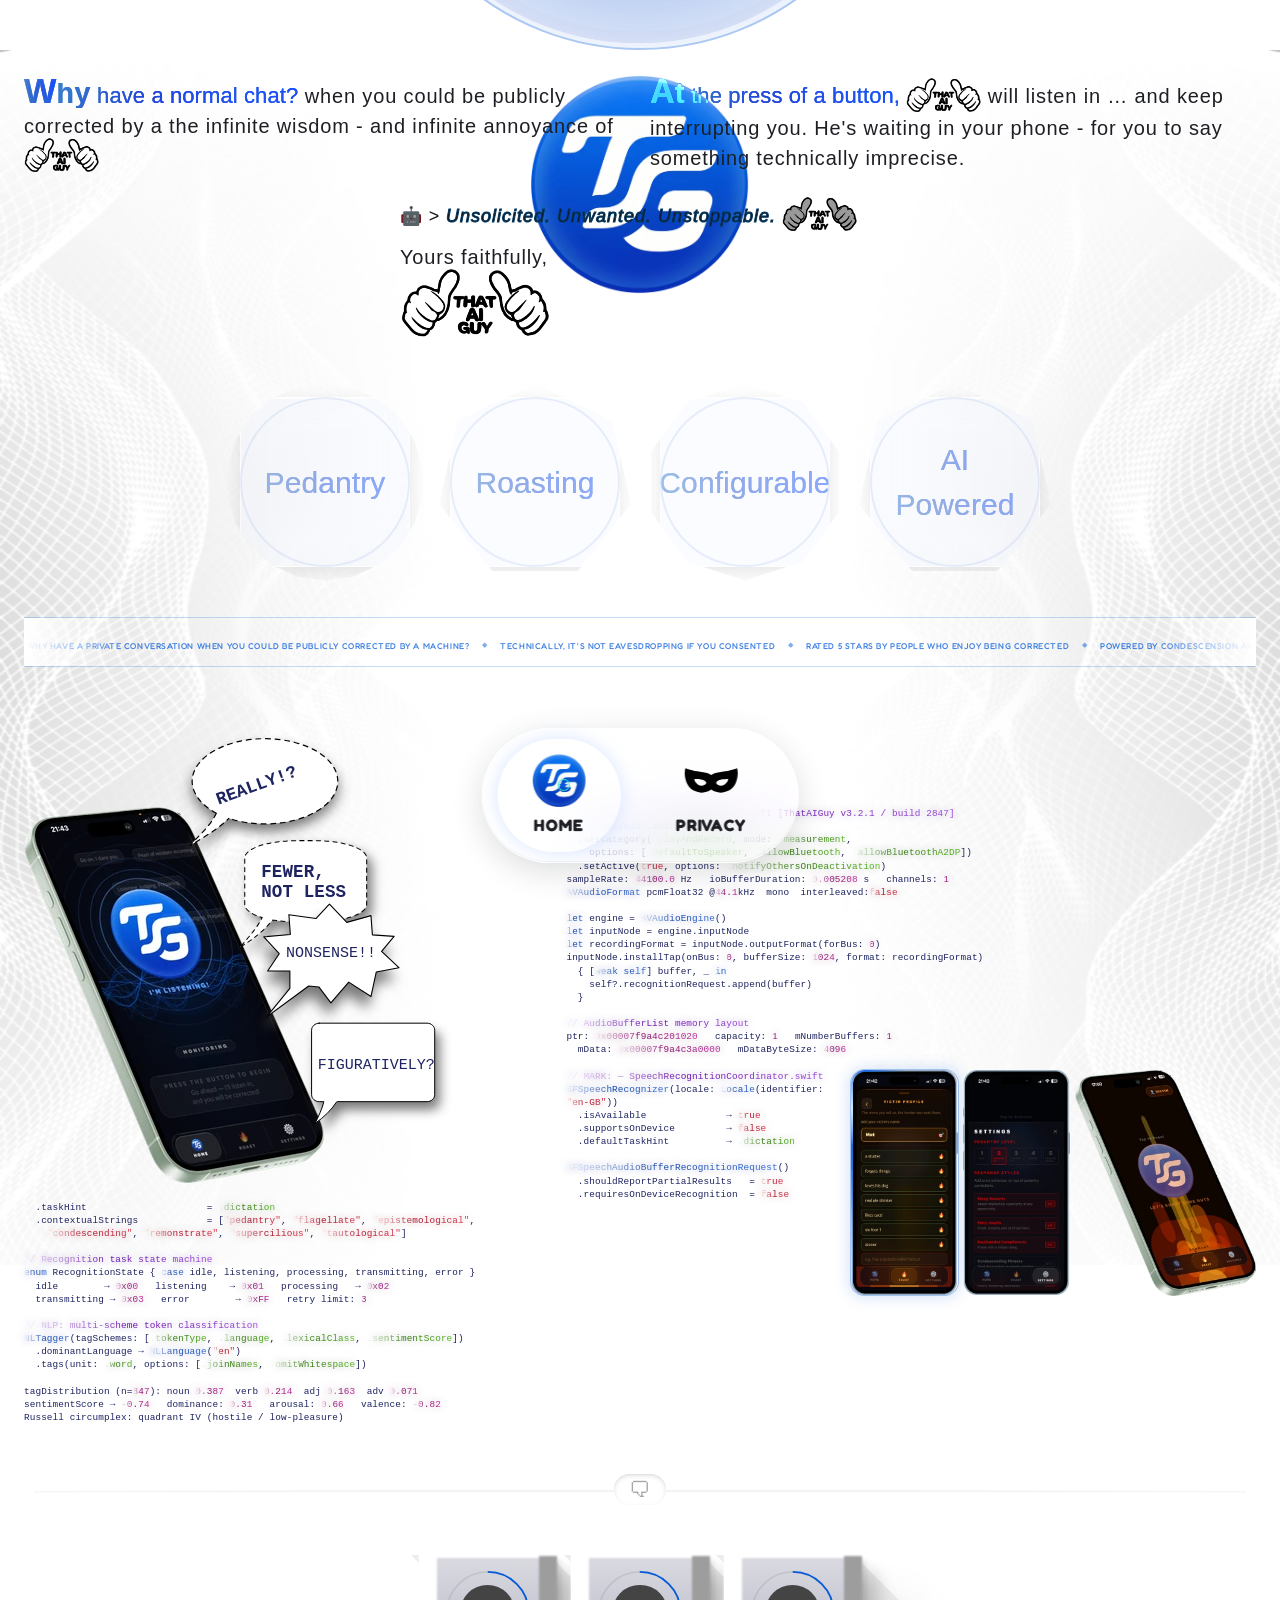
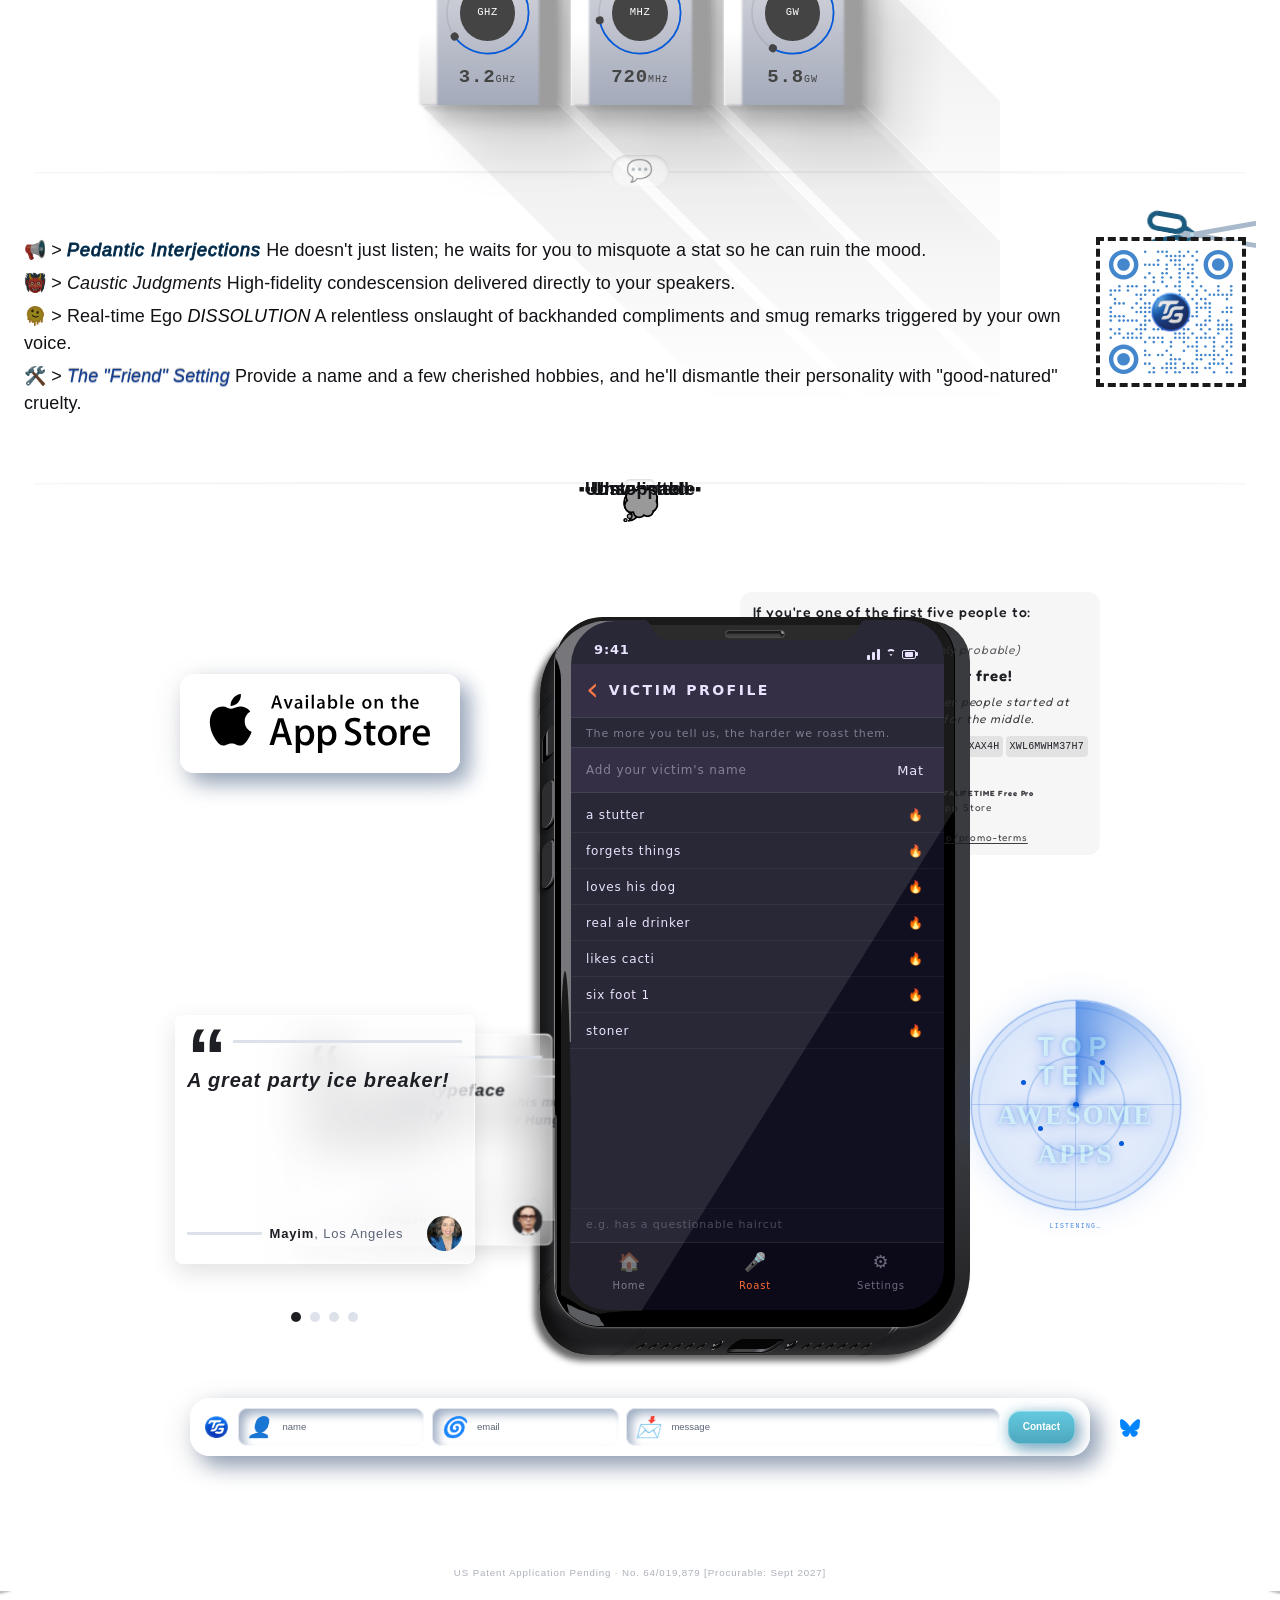
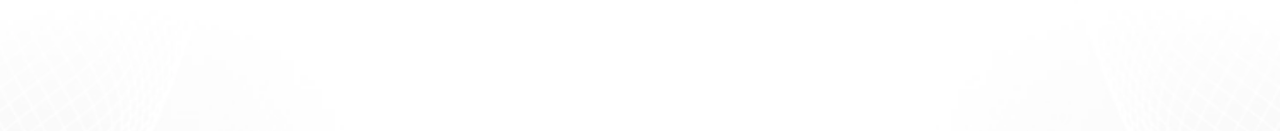
<file: index.html>
<!doctype html>
<html lang="en">
<head>
  <meta charset="UTF-8">
  <meta name="viewport" content="width=device-width, initial-scale=1, viewport-fit=cover">
  <title>That AI Guy — The App That Won't Stay Quiet</title>
  <meta name="description" content="Why have a private conversation when you could be publicly corrected by a machine? That AI Guy listens, loathes, and lectures — pedantic corrections and put-downs on demand. Download free on the App Store.">
  <meta name="robots" content="noindex, nofollow">

  <!-- Open Graph -->
  <meta property="og:title" content="That AI Guy">
  <meta property="og:description" content="The AI that listens, waits, and interrupts — at exactly the wrong moment.">
  <meta property="og:type" content="website">
  <meta property="og:url" content="https://that-ai-guy.app/">
  <meta property="og:image" content="https://that-ai-guy.app/assets/graphics/thataiguy_2100x630-ogbanner-banner.png">
  <meta property="og:image:width" content="2100">
  <meta property="og:image:height" content="630">

  <!-- Theme colour for mobile browsers -->
  <meta name="theme-color" content="#f2f4f7" media="(prefers-color-scheme: light)">
  <meta name="theme-color" content="#111318" media="(prefers-color-scheme: dark)">

  <!-- Favicons -->
  <link rel="icon" type="image/svg+xml" href="favicon.svg">
  <link rel="icon" type="image/png" sizes="96x96" href="favicon-96x96.png">
  <link rel="shortcut icon" href="favicon.ico">
  <link rel="apple-touch-icon" sizes="180x180" href="apple-touch-icon.png">
  <link rel="manifest" href="site.webmanifest">

  <!-- iOS / App Store — Smart App Banner -->
  <meta name="apple-itunes-app" content="app-id=6761324638">


  <!-- Fredoka variable font (300–700) -->
  <link rel="preconnect" href="https://fonts.googleapis.com">
  <link rel="preconnect" href="https://fonts.gstatic.com" crossorigin>
  <link rel="stylesheet" href="https://fonts.googleapis.com/css2?family=Fredoka:wght@300..700&display=swap">

  <!-- Critical styles -->
  <link rel="stylesheet" href="css/global.css?v=20260326"><!-- increment v= on each deploy to bust phone browser cache -->
  <link rel="stylesheet" href="css/theme.css">
  <link rel="stylesheet" href="css/glass.css">
  <link rel="stylesheet" href="css/contact-form.css">
  <link rel="stylesheet" href="css/download-btn.css">
  <link rel="stylesheet" href="css/promo-codes.css">
  <link rel="stylesheet" href="css/word-carousel.css">
  <link rel="stylesheet" href="css/ai-thinking.css">
  <link rel="stylesheet" href="css/flip-text.css">
  <link rel="stylesheet" href="css/stats.css">
  <link rel="stylesheet" href="css/radar.css">
  <link rel="stylesheet" href="css/desktop.css" media="(min-width: 768px)">
</head>
<body>

  <a class="u-skip-link" href="#main-content">Skip to main content</a>

  <!-- Top background FX: fixed logo circle + radio-wave ripples, decorative -->
  <div class="top-bg-fx" aria-hidden="true">
    <div class="top-bg-ring"></div>
    <div class="top-bg-ring"></div>
    <div class="top-bg-ring"></div>
    <div class="top-bg-ring"></div>
  </div>

  <!-- Sent confirmation modal — shown via :target when redirected with #sent -->
  <div id="sent" role="alertdialog" aria-modal="true" aria-label="Message sent" aria-describedby="sent-message">
    <div class="sent-modal glass">
      <p class="sent-message" id="sent-message">✓ Message sent</p>
      <a href="#" class="sent-close" aria-label="Close notification">×</a>
    </div>
  </div>

  <main id="main-content" class="promo-main">
    <!-- Intro: logo centred behind two text columns, each with shape-outside circle -->
    <section class="promo-section promo-intro" aria-label="Introduction">
      <img
        src="assets/components/logo-tg.svg"
        alt="That AI Guy"
        class="promo-logo"
        width="220"
        height="220"
      >

      <div class="promo-text-wrap">
        <div class="promo-col-l promo-text">
          <p><span><strong><span>W</span>hy</strong> have a normal chat?</span> when you could be publicly corrected by a the infinite wisdom - and infinite annoyance of <em>That AI Guy</em></p>
        </div>
        <div class="promo-col-r promo-text">
          <p><span><strong><span>A</span>t</strong> the press of a button,</span> <em>That AI Guy</em> will listen in … and keep interrupting you. He's waiting in your phone - for you to say something technically imprecise.</p>
        </div>
      </div>

      <div class="promo-signature promo-text">
        <h1>🤖 &gt; <i class="txt-01">Unsolicited. Unwanted. Unstoppable.</i> <em>That AI Guy</em></h1>
        <p>Yours faithfully,</p>
        <!-- Flip text — scroll-driven 3D Y-axis flip reveals back face as intro scrolls away.
             Original idea & technique: cbolson — https://codepen.io/cbolson/pen/bNGjarJ -->
        <p><span class="flip-card" aria-label="That AI Guy"><em class="taig-lg flip-front">That AI Guy</em><span class="taig-back" aria-hidden="true">Be That Guy</span></span></p>
      </div>
    </section>

    <!-- Badges - grid layout, Squishy badge shapes -->
    <section class="badges-section promo-badges" aria-label="Badges">
      <h2 class="sr-only">Badges</h2>

      <div class="grid-4x4 badges glass">
        <dl tabindex="0">
          <dt>Pedantry</dt><dd>Weak<br>strike</dd>
        </dl>
        <dl tabindex="0">
          <dt>Roasting</dt><dd>Tragic<br>aim</dd>
        </dl>
        <dl tabindex="0">
          <dt>Configurable</dt><dd>Limp<br>digit</dd>
        </dl>
        <dl tabindex="0">
          <dt>AI Powered</dt><dd>Easily<br>amused</dd>
        </dl>
      </div>
    </section>

    <!-- Marquee strip — desktop only; hidden on mobile via CSS.
         Original idea & technique: freeplayg — https://codepen.io/freeplayg/pen/dyEeevX
         Content duplicated for seamless CSS loop (translateX -50%). -->
    <aside class="marquee-strip" aria-hidden="true">
      <div class="marquee-track">
        <span class="marquee-item">Why have a private conversation when you could be publicly corrected by a machine?</span><span class="marquee-sep">◆</span>
        <span class="marquee-item">Technically, it's not eavesdropping if you consented</span><span class="marquee-sep">◆</span>
        <span class="marquee-item">Rated 5 stars by people who enjoy being corrected</span><span class="marquee-sep">◆</span>
        <span class="marquee-item">Powered by condescension and 44.1kHz audio</span><span class="marquee-sep">◆</span>
        <span class="marquee-item">Warning: may cause self-doubt and dinner party tension</span><span class="marquee-sep">◆</span>
        <span class="marquee-item">Now featuring 847% more unsolicited opinions</span><span class="marquee-sep">◆</span>
        <span class="marquee-item">Interruption latency: 0.3s — below the threshold for politeness</span><span class="marquee-sep">◆</span>
        <span class="marquee-item">AI-powered put-downs, lovingly generated by a language model</span><span class="marquee-sep">◆</span>
        <span class="marquee-item">Russell circumplex: quadrant IV — hostile / low-pleasure</span><span class="marquee-sep">◆</span>
        <!-- Duplicate for seamless loop -->
        <span class="marquee-item">Why have a private conversation when you could be publicly corrected by a machine?</span><span class="marquee-sep">◆</span>
        <span class="marquee-item">Technically, it's not eavesdropping if you consented</span><span class="marquee-sep">◆</span>
        <span class="marquee-item">Rated 5 stars by people who enjoy being corrected</span><span class="marquee-sep">◆</span>
        <span class="marquee-item">Powered by condescension and 44.1kHz audio</span><span class="marquee-sep">◆</span>
        <span class="marquee-item">Warning: may cause self-doubt and dinner party tension</span><span class="marquee-sep">◆</span>
        <span class="marquee-item">Now featuring 847% more unsolicited opinions</span><span class="marquee-sep">◆</span>
        <span class="marquee-item">Interruption latency: 0.3s — below the threshold for politeness</span><span class="marquee-sep">◆</span>
        <span class="marquee-item">AI-powered put-downs, lovingly generated by a language model</span><span class="marquee-sep">◆</span>
        <span class="marquee-item">Russell circumplex: quadrant IV — hostile / low-pleasure</span><span class="marquee-sep">◆</span>
      </div>
    </aside>

    <hr class="section-divider" data-emoji="💭" aria-hidden="true">

    <!-- Codewall: decorative tech text wrapping around phones.
         Left: speech bubble phone floats left on desktop; block on mobile.
         Right: three screenshot phones, float right, inserted ~65% through text. -->
    <section class="promo-codewall" aria-hidden="true">

      <!-- Speech bubble phone: block on mobile; floats left on desktop -->
      <div class="codewall-phone-l">
        <div class="promo-phone-wrap">
          <picture>
            <source type="image/webp" srcset="assets/graphics/iphones/iphone-ss-01_72dpi.webp 1x, assets/graphics/iphones/iphone-ss-01_144dpi.webp 2x">
            <img
              src="assets/graphics/iphones/iphone-ss-01.png"
              alt="IPhone Screenshot - Pedant Button"
              class="promo-phone"
              width="300"
              height="376"
              loading="lazy"
            >
          </picture>
          <figure class="imgresize-bubble-1">
            <img src="assets/graphics/speech-bubbles/bulle1.svg" alt="Really!?" width="150" height="112" aria-hidden="true">
            <figcaption>Really!?</figcaption>
          </figure>
          <figure class="imgresize-bubble-2">
            <img src="assets/graphics/speech-bubbles/bulle2.svg" alt="Fewer, not less" width="150" height="131" aria-hidden="true">
            <figcaption>Fewer,<br>not less</figcaption>
          </figure>
          <figure class="imgresize-bubble-3">
            <img src="assets/graphics/speech-bubbles/bulle3.svg" alt="NONSENSE!!" width="150" height="130" aria-hidden="true">
            <figcaption>NONSENSE!!</figcaption>
          </figure>
          <figure class="imgresize-bubble-4">
            <img src="assets/graphics/speech-bubbles/bulle4.svg" alt="Figuratively?" width="150" height="128" aria-hidden="true">
            <figcaption>Figuratively?</figcaption>
          </figure>
        </div>
      </div>

      <span class="cw-wave" style="--wave-n: 0"><span class="cw-c">// MARK: — AudioSessionManager.swift  [ThatAIGuy v3.2.1 / build 2847]</span><br>
      <span class="cw-k">AVAudioSession</span>.sharedInstance()<br>
      &nbsp;&nbsp;.setCategory(<span class="cw-e">.playAndRecord</span>, mode: <span class="cw-e">.measurement</span>,<br>
      &nbsp;&nbsp;&nbsp;&nbsp;options: [<span class="cw-e">.defaultToSpeaker</span>, <span class="cw-e">.allowBluetooth</span>, <span class="cw-e">.allowBluetoothA2DP</span>])<br>
      &nbsp;&nbsp;.setActive(<span class="cw-s">true</span>, options: <span class="cw-e">.notifyOthersOnDeactivation</span>)<br>
      sampleRate: <span class="cw-n">44100.0</span> Hz&nbsp;&nbsp; ioBufferDuration: <span class="cw-n">0.005208</span> s&nbsp;&nbsp; channels: <span class="cw-n">1</span><br>
      <span class="cw-k">AVAudioFormat</span> pcmFloat32 @<span class="cw-n">44.1</span>kHz&nbsp;&nbsp;mono&nbsp;&nbsp;interleaved:<span class="cw-s">false</span><br></span>
      <br>
      <span class="cw-wave" style="--wave-n: 1"><span class="cw-k">let</span> engine = <span class="cw-k">AVAudioEngine</span>()<br>
      <span class="cw-k">let</span> inputNode = engine.inputNode<br>
      <span class="cw-k">let</span> recordingFormat = inputNode.outputFormat(forBus: <span class="cw-n">0</span>)<br>
      inputNode.installTap(onBus: <span class="cw-n">0</span>, bufferSize: <span class="cw-n">1024</span>, format: recordingFormat)<br>
      &nbsp;&nbsp;{ [<span class="cw-k">weak self</span>] buffer, _ <span class="cw-k">in</span><br>
      &nbsp;&nbsp;&nbsp;&nbsp;self?.recognitionRequest.append(buffer)<br>
      &nbsp;&nbsp;}<br></span>
      <br>
      <span class="cw-wave" style="--wave-n: 2"><span class="cw-c">// AudioBufferList memory layout</span><br>
      ptr: <span class="cw-n">0x00007f9a4c201020</span>&nbsp;&nbsp; capacity: <span class="cw-n">1</span>&nbsp;&nbsp; mNumberBuffers: <span class="cw-n">1</span><br>
      &nbsp;&nbsp;mData: <span class="cw-n">0x00007f9a4c3a0000</span>&nbsp;&nbsp; mDataByteSize: <span class="cw-n">4096</span><br></span>
      <br>
      <!-- Three screenshot phones — float right mid-text; span preserves inline flow -->
      <span class="codewall-phones-r">
        <!-- AI thinking border on first phone — desktop only.
             Original idea & technique: deepak_kharah — https://codepen.io/deepak_kharah/pen/xxobRPM -->
        <picture class="codewall-phone-ai">
          <source type="image/webp" srcset="assets/graphics/iphones/iphone-ss-02-roastoptions_72dpi.webp 1x, assets/graphics/iphones/iphone-ss-02-roastoptions_144dpi.webp 2x">
          <img
            src="assets/graphics/iphones/iphone-ss-02-roastoptions.png"
            alt="iPhone screenshot - Roasting"
            width="300"
            height="631"
            loading="lazy"
          >
        </picture>
        <picture>
          <source type="image/webp" srcset="assets/graphics/iphones/iphone-ss-03-settings_72dpi.webp 1x, assets/graphics/iphones/iphone-ss-03-settings_144dpi.webp 2x">
          <img
            src="assets/graphics/iphones/iphone-ss-03-settings.png"
            alt="iPhone screenshot - Settings"
            width="300"
            height="631"
            loading="lazy"
          >
        </picture>
        <picture class="codewall-phones-r__angled">
          <source type="image/webp" srcset="assets/graphics/iphones/iphone-ss-04-victimsettings_72dpi.webp 1x, assets/graphics/iphones/iphone-ss-04-victimsettings_144dpi.webp 2x">
          <img
            src="assets/graphics/iphones/iphone-ss-04-victimsettings.png"
            alt="iPhone screenshot - Victim Settings"
            width="300"
            height="376"
            loading="lazy"
          >
        </picture>
      </span>
      <span class="cw-wave" style="--wave-n: 3"><span class="cw-c">// MARK: — SpeechRecognitionCoordinator.swift</span><br>
      <span class="cw-k">SFSpeechRecognizer</span>(locale: <span class="cw-k">Locale</span>(identifier: <span class="cw-s">"en-GB"</span>))<br>
      &nbsp;&nbsp;.isAvailable&nbsp;&nbsp;&nbsp;&nbsp;&nbsp;&nbsp;&nbsp;&nbsp;&nbsp;&nbsp;&nbsp;&nbsp;&nbsp;&nbsp;→ <span class="cw-s">true</span><br>
      &nbsp;&nbsp;.supportsOnDevice&nbsp;&nbsp;&nbsp;&nbsp;&nbsp;&nbsp;&nbsp;&nbsp;&nbsp;→ <span class="cw-s">false</span><br>
      &nbsp;&nbsp;.defaultTaskHint&nbsp;&nbsp;&nbsp;&nbsp;&nbsp;&nbsp;&nbsp;&nbsp;&nbsp;&nbsp;→ <span class="cw-e">.dictation</span><br></span>
      <br>
      <span class="cw-wave" style="--wave-n: 4"><span class="cw-k">SFSpeechAudioBufferRecognitionRequest</span>()<br>
      &nbsp;&nbsp;.shouldReportPartialResults&nbsp;&nbsp;&nbsp;= <span class="cw-s">true</span><br>
      &nbsp;&nbsp;.requiresOnDeviceRecognition&nbsp;&nbsp;= <span class="cw-s">false</span><br>
      &nbsp;&nbsp;.taskHint&nbsp;&nbsp;&nbsp;&nbsp;&nbsp;&nbsp;&nbsp;&nbsp;&nbsp;&nbsp;&nbsp;&nbsp;&nbsp;&nbsp;&nbsp;&nbsp;&nbsp;&nbsp;&nbsp;&nbsp;&nbsp;= <span class="cw-e">.dictation</span><br>
      &nbsp;&nbsp;.contextualStrings&nbsp;&nbsp;&nbsp;&nbsp;&nbsp;&nbsp;&nbsp;&nbsp;&nbsp;&nbsp;&nbsp;&nbsp;= [<span class="cw-s">"pedantry"</span>, <span class="cw-s">"flagellate"</span>, <span class="cw-s">"epistemological"</span>,<br>
      &nbsp;&nbsp;&nbsp;&nbsp;<span class="cw-s">"condescending"</span>, <span class="cw-s">"remonstrate"</span>, <span class="cw-s">"supercilious"</span>, <span class="cw-s">"tautological"</span>]<br></span>
      <br>
      <span class="cw-wave" style="--wave-n: 5"><span class="cw-c">// Recognition task state machine</span><br>
      <span class="cw-k">enum</span> RecognitionState { <span class="cw-k">case</span> idle, listening, processing, transmitting, error }<br>
      &nbsp;&nbsp;idle&nbsp;&nbsp;&nbsp;&nbsp;&nbsp;&nbsp;&nbsp;&nbsp;→ <span class="cw-n">0x00</span>&nbsp;&nbsp; listening&nbsp;&nbsp;&nbsp;&nbsp;→ <span class="cw-n">0x01</span>&nbsp;&nbsp; processing&nbsp;&nbsp;&nbsp;→ <span class="cw-n">0x02</span><br>
      &nbsp;&nbsp;transmitting → <span class="cw-n">0x03</span>&nbsp;&nbsp; error&nbsp;&nbsp;&nbsp;&nbsp;&nbsp;&nbsp;&nbsp;&nbsp;→ <span class="cw-n">0xFF</span>&nbsp;&nbsp; retry limit: <span class="cw-n">3</span><br>
      <br>
      <span class="cw-c">// NLP: multi-scheme token classification</span><br>
      <span class="cw-k">NLTagger</span>(tagSchemes: [<span class="cw-e">.tokenType</span>, <span class="cw-e">.language</span>, <span class="cw-e">.lexicalClass</span>, <span class="cw-e">.sentimentScore</span>])<br>
      &nbsp;&nbsp;.dominantLanguage → <span class="cw-k">NLLanguage</span>(<span class="cw-s">"en"</span>)<br>
      &nbsp;&nbsp;.tags(unit: <span class="cw-e">.word</span>, options: [<span class="cw-e">.joinNames</span>, <span class="cw-e">.omitWhitespace</span>])<br>
      <br>
      tagDistribution (n=<span class="cw-n">847</span>): noun <span class="cw-n">0.387</span>&nbsp;&nbsp;verb <span class="cw-n">0.214</span>&nbsp;&nbsp;adj <span class="cw-n">0.163</span>&nbsp;&nbsp;adv <span class="cw-n">0.071</span><br>
      sentimentScore → <span class="cw-n">-0.74</span>&nbsp;&nbsp; dominance: <span class="cw-n">0.31</span>&nbsp;&nbsp; arousal: <span class="cw-n">0.66</span>&nbsp;&nbsp; valence: <span class="cw-n">-0.82</span><br>
      Russell circumplex: quadrant IV (hostile / low-pleasure)<br></span>

    </section>

    <hr class="section-divider" data-emoji="🗨" aria-hidden="true">

    <!-- Stats boxes — neumorphic 3D gauge cards. GHz / MHz / GW.
         Adapted from: educationalworks88 https://codepen.io/educationalworks88/pen/oNQvWNJ
         Mobile-first. -->
    <section class="promo-stats" aria-label="Performance statistics" aria-hidden="true">
      <div class="stats-container">

        <!-- GHz — pedantry clock speed. --num drives gauge + dot (0–100). -->
        <!-- data-min/max in display units; data-pct-max = value at 100%  -->
        <div class="stat-box">
          <div class="stat-shadow"></div>
          <div class="stat-content">
            <div class="stat-percent"
              data-text="GHz"
              data-min="1.4"
              data-max="4.9"
              data-decimals="1"
              data-pct-max="5"
              style="--num: 65">
              <div class="stat-dot" style="transform: rotate(234deg)"></div>
              <svg viewBox="0 0 150 150" aria-hidden="true">
                <circle cx="70" cy="70" r="70" transform="translate(5 5)"></circle>
                <circle cx="70" cy="70" r="70" transform="translate(5 5)"></circle>
              </svg>
            </div>
            <div class="stat-number">
              <span class="stat-val">3.2</span><span class="stat-unit">GHz</span>
            </div>
          </div>
        </div>

        <!-- MHz — listening frequency -->
        <div class="stat-box">
          <div class="stat-shadow"></div>
          <div class="stat-content">
            <div class="stat-percent"
              data-text="MHz"
              data-min="420"
              data-max="980"
              data-decimals="0"
              data-pct-max="1000"
              style="--num: 72">
              <div class="stat-dot" style="transform: rotate(259deg)"></div>
              <svg viewBox="0 0 150 150" aria-hidden="true">
                <circle cx="70" cy="70" r="70" transform="translate(5 5)"></circle>
                <circle cx="70" cy="70" r="70" transform="translate(5 5)"></circle>
              </svg>
            </div>
            <div class="stat-number">
              <span class="stat-val">720</span><span class="stat-unit">MHz</span>
            </div>
          </div>
        </div>

        <!-- GW — smugness output -->
        <div class="stat-box">
          <div class="stat-shadow"></div>
          <div class="stat-content">
            <div class="stat-percent"
              data-text="GW"
              data-min="0.8"
              data-max="9.6"
              data-decimals="1"
              data-pct-max="10"
              style="--num: 58">
              <div class="stat-dot" style="transform: rotate(209deg)"></div>
              <svg viewBox="0 0 150 150" aria-hidden="true">
                <circle cx="70" cy="70" r="70" transform="translate(5 5)"></circle>
                <circle cx="70" cy="70" r="70" transform="translate(5 5)"></circle>
              </svg>
            </div>
            <div class="stat-number">
              <span class="stat-val">5.8</span><span class="stat-unit">GW</span>
            </div>
          </div>
        </div>

      </div>
    </section>

    <hr class="section-divider" data-emoji="💬" aria-hidden="true">

    <section class="promo-section promo-ksps glass" id="key-selling-points" aria-label="Key Selling Points">

      <div class="qr-code" aria-label="QR Code">
        <div class="scissors">
            <div class="half">
                <div class="blade"></div>
                <div class="handle"></div>
            </div>
            <div class="half">
                <div class="blade"></div>
                <div class="handle"></div>
            </div>
            <div class="joint"></div>
        </div>
        <img class="qr" src="assets/components/qr-code.svg" alt="QR Code linking to this site" width="150" height="150">
      </div>
      
      <ul>
        <li>📢 > <i class="txt-01">Pedantic Interjections</i> He doesn't just listen; he waits for you to misquote a stat so he can ruin the mood.</li>
        <li>👹 > <i class="txt-04">Caustic Judgments</i> High-fidelity condescension delivered directly to your speakers.</li>
        <li>🫠 > Real-time Ego <i class="txt-02">Di<i>ss</i>olution</i> A relentless onslaught of backhanded compliments and smug remarks triggered by your own voice.</li>
        <li>🛠️ > <i class="txt-05">The "Friend" Setting</i> Provide a name and a few cherished hobbies, and he'll dismantle their personality with "good-natured" cruelty.</li>
      </ul>

      <hr class="section-divider" data-emoji="" aria-hidden="true">
      <!-- Word carousel — CSS-only vertical rotating text.
            Original idea & technique: freeplayg — https://codepen.io/freeplayg/pen/dyEeevX
            Square full stops (▪), speech emoji separators, staggered animation-delay. -->
      <ul class="word-carousel" aria-label="Unsolicited. Unwanted. Unstoppable.">
        <li>▪Unsolicited▪</li>
        <li class="carousel-emoji">💬</li>
        <li>▪Unwanted▪</li>
        <li class="carousel-emoji">💭</li>
        <li>▪Unstoppable▪</li>
      </ul>
    </section>

    <section class="promo-section promo-download glass" id="download" aria-label="Download">
      <a
        href="https://apps.apple.com/app/id6761324638"
        class="btn-appstore"
        aria-label="Download That AI Guy on the App Store"
        target="_blank"
        rel="noopener noreferrer"
      >
        <img
          src="assets/components/available-on-the-app-store-logo-svg-vector.svg"
          alt="Available on the App Store"
          width="1477"
          height="500"
        >
      </a>

      <!--
        CSS iPhone mockup — decorative representation of the app's Victim Profile screen.
        Frame technique: "Photorealistic pure CSS mobile phone" by Grzegorz Witczak (Wujek_Greg)
        Source: https://codepen.io/Wujek_Greg/pen/LmrweG
        Adapted: upright orientation, fluid scaling, custom screen content. See css/iphone.css.
        aria-hidden: purely decorative — no information conveyed to screen readers.
      -->
      <div class="iphone-mockup" aria-hidden="true">
        <div class="phone">

          <!-- Back shell with side buttons and bottom port -->
          <div class="phone-back">
            <div class="phone-left-side">
              <div class="phone-antena"></div>
              <div class="phone-button top"></div>
              <div class="phone-button"></div>
              <div class="phone-button bottom"></div>
              <div class="phone-antena bottom"></div>
            </div>
            <div class="phone-bottom">
              <div class="phone-antena"></div>
              <div class="bottom-speaker">
                <div></div><div></div><div></div><div></div><div></div><div></div>
              </div>
              <div class="phone-screw"><div></div></div>
              <div class="phone-charger"></div>
              <div class="phone-screw right"><div></div></div>
              <div class="bottom-speaker right">
                <div></div><div></div><div></div><div></div><div></div><div></div>
              </div>
              <div class="phone-antena right"></div>
            </div>
          </div>

          <!-- Screen glass layer -->
          <div class="phone-screen"></div>

          <!-- Display + app content -->
          <div class="phone-display">
            <div class="phone-notch"><div class="phone-speaker"></div></div>
            <div class="display-content">

              <!-- Status bar -->
              <div class="iph-statusbar">
                <span class="iph-time">9:41</span>
                <span class="iph-icons">
                  <span class="iph-signal">
                    <i></i><i></i><i></i>
                  </span>
                  <span class="iph-wifi"></span>
                  <span class="iph-battery"></span>
                </span>
              </div>

              <!-- App header -->
              <div class="iph-header">
                <button class="iph-back" tabindex="-1">&#8249;</button>
                <span class="iph-title">Victim Profile</span>
              </div>

              <!-- Subtitle -->
              <p class="iph-subtitle">The more you tell us, the harder we roast them.</p>

              <!-- Name input -->
              <div class="iph-input-wrap">
                <span class="iph-input-label">Add your victim's name</span>
                <span class="iph-input-value">Mat</span>
              </div>

              <!-- Traits list -->
              <ul class="iph-traits">
                <li>a stutter <span>🔥</span></li>
                <li>forgets things <span>🔥</span></li>
                <li>loves his dog <span>🔥</span></li>
                <li>real ale drinker <span>🔥</span></li>
                <li>likes cacti <span>🔥</span></li>
                <li>six foot 1 <span>🔥</span></li>
                <li>stoner <span>🔥</span></li>
              </ul>

              <!-- Input placeholder -->
              <div class="iph-placeholder">e.g. has a questionable haircut</div>

              <!-- Tab bar -->
              <div class="iph-tabbar">
                <div class="iph-tab">
                  <span class="iph-tab-icon">🏠</span>
                  <span>Home</span>
                </div>
                <div class="iph-tab iph-tab--active">
                  <span class="iph-tab-icon">🎤</span>
                  <span>Roast</span>
                </div>
                <div class="iph-tab">
                  <span class="iph-tab-icon">⚙️</span>
                  <span>Settings</span>
                </div>
              </div>

            </div><!-- /.display-content -->
          </div><!-- /.phone-display -->

          <!-- Glass glare reflections -->
          <div class="phone-reflections">
            <div class="reflection-1"></div>
            <div class="reflection-2"></div>
            <div class="reflection-3"></div>
            <div class="reflection-4"></div>
            <div class="reflection-5"></div>
            <div class="reflection-6"></div>
            <div class="reflection-7"></div>
          </div>

        </div><!-- /.phone -->
      </div><!-- /.iphone-mockup -->

      <aside class="promo-codes" aria-label="First five free Pro promo codes">
        <p class="promo-codes__lede">If you're one of the first five people to:</p>
        <ul class="promo-codes__steps">
          <li>Visit this site</li>
          <li>&amp; try out a promo code <em>(highly probable)</em></li>
        </ul>
        <p class="promo-codes__prize">You get the app for free!</p>
        <p class="promo-codes__hint">You need to guess whether other people started at the top or the bottom — I'd go for the middle.</p>

        <ul class="promo-codes__list">
          <li><code>RJ997MKAMHKL</code></li>
          <li><code>NT37AF9WAPRK</code></li>
          <li><code>94FFRTMXAX4H</code></li>
          <li><code>XWL6MWHM37H7</code></li>
          <li><code>RFP3AMRP76HL</code></li>
        </ul>

        <ul class="promo-codes__meta">
          <li><span class="promo-codes__meta-icon" aria-hidden="true">🔛 ▎</span> Offer Reference Name: <strong>OFFEROFALIFETIME Free Pro</strong></li>
          <li><span class="promo-codes__meta-icon" aria-hidden="true">💾 ▎</span> Code: <em>(above)</em> — Redeem on App Store</li>
          <li><span class="promo-codes__meta-icon" aria-hidden="true">📆 ▎</span> Expires: <time datetime="2026-10-29">2026-10-29</time></li>
          <li><span class="promo-codes__meta-icon" aria-hidden="true">🍏 ▎</span> Apple's Ts&amp;Cs: <a href="/promo-terms">that-ai-guy.app/promo-terms</a></li>
        </ul>
      </aside>

    </section>

    <div class="grid-1x2">
      <section class="reviews-section promo-reviews slider glass" id="reviews" aria-label="Reviews">

        <input type="radio" name="slider" id="slide-1" class="slider__radio" checked>
        <input type="radio" name="slider" id="slide-2" class="slider__radio">
        <input type="radio" name="slider" id="slide-3" class="slider__radio">
        <input type="radio" name="slider" id="slide-4" class="slider__radio">

        <div class="slider__holder">

        <label for="slide-1" class="slider__item slider__item--1 slider-card">
          <div class="review">
            <blockquote class="review-quote">
              <div class="review-openquote" aria-hidden="true"></div>
              <p>A great party ice breaker!</p>
            </blockquote>
            <div class="stars review-stars">
              <input id="review-01" type="range" min=".5" step=".5" value="4.5" max="5" aria-label="Rating: 4.5 out of 5">
            </div>
            <div class="review-attribution">
              <cite class="review-name">Mayim<span class="review-location">, Los Angeles</span></cite>
              <picture>
                <source media="(width >= 768px)" srcset="assets/avatars/mayim-bialik.jpeg">
                <img src="assets/avatars/mayim-bialik.jpeg" alt="Mayim Bialik" class="review-avatar" width="48" height="48" loading="lazy">
              </picture>
            </div>
          </div>
        </label>

        <label for="slide-2" class="slider__item slider__item--2 slider-card">
          <div class="review">
            <blockquote class="review-quote">
              <div class="review-openquote" aria-hidden="true"></div>
              <p>One star. The typeface wasn't properly capitalised.</p>
            </blockquote>
            <div class="stars review-stars">
              <input id="review-02" type="range" min=".5" step=".5" value="1" max="5" aria-label="Rating: 1 out of 5">
            </div>
            <div class="review-attribution">
              <cite class="review-name">Sheldon<span class="review-location">, L.A.</span></cite>
              <picture>
                <source media="(width >= 768px)" srcset="assets/avatars/sheldon.jpg">
                <img src="assets/avatars/sheldon.jpg" alt="Sheldon" class="review-avatar" width="48" height="48" loading="lazy">
              </picture>
            </div>
          </div>
        </label>

        <label for="slide-3" class="slider__item slider__item--3 slider-card">
          <div class="review">
            <blockquote class="review-quote">
              <div class="review-openquote" aria-hidden="true"></div>
              <p>We haven't had this much fun since Hungry Hungry Hippo.</p>
            </blockquote>
            <div class="stars review-stars">
              <input id="review-03" type="range" min=".5" step=".5" value="4.5" max="5" aria-label="Rating: 4.5 out of 5">
            </div>
            <div class="review-attribution">
              <cite class="review-name">Ben<span class="review-location">, Cockermouth</span></cite>
              <picture>
                <source media="(width >= 768px)" srcset="assets/avatars/ben-shapiro.jpeg">
                <img src="assets/avatars/ben-shapiro.jpeg" alt="Ben" class="review-avatar" width="48" height="48" loading="lazy">
              </picture>
            </div>
          </div>
        </label>

        <label for="slide-4" class="slider__item slider__item--4 slider-card">
          <div class="review">
            <blockquote class="review-quote">
              <div class="review-openquote" aria-hidden="true"></div>
              <p>I noticed some grammatical errors.</p>
            </blockquote>
            <div class="stars review-stars">
              <input id="review-04" type="range" min=".5" step=".5" value="1" max="5" aria-label="Rating: 1 out of 5">
            </div>
            <div class="review-attribution">
              <cite class="review-name">Jeff<span class="review-location">, Springfield</span></cite>
              <picture>
                <source media="(width >= 768px)" srcset="assets/avatars/jeff-albertson.jpeg">
                <img src="assets/avatars/jeff-albertson.jpeg" alt="Jeff Albertson" class="review-avatar" width="48" height="48" loading="lazy">
              </picture>
            </div>
          </div>
        </label>

        </div><!-- slider__holder -->

        <div class="bullets">

          <label for="slide-1" class="bullets__item bullets__item--1" tabindex="0">1</label>
          <label for="slide-2" class="bullets__item bullets__item--2" tabindex="0">2</label>
          <label for="slide-3" class="bullets__item bullets__item--3" tabindex="0">3</label>
          <label for="slide-4" class="bullets__item bullets__item--4" tabindex="0">4</label>

        </div> <!-- Bullets -->
      </section>

      <!-- Awards -->
      <section class="awards-section promo-awards" id="awards" aria-label="Awards">
        <div>
          <picture class="fade-in-image shine">
            <source type="image/webp" srcset="assets/graphics/awards/dogg-award01_72dpi_200x200.webp 1x, assets/graphics/awards/dogg-award01_144dpi_400x400.webp 2x">
            <img src="assets/graphics/awards/dogg-award01_72dpi_200x200.webp" alt="Dogg Best Apple App 2026" loading="lazy" width="200" height="200">
          </picture>
          <picture class="fade-out-image shine">
            <source type="image/webp" srcset="assets/graphics/awards/dogg-award02_72dpi_200x200.webp 1x, assets/graphics/awards/dogg-award02_144dpi_400x400.webp 2x">
            <img src="assets/graphics/awards/dogg-award02_72dpi_200x200.webp" alt="Dogg Best Apple App 2026" loading="lazy" width="200" height="200">
          </picture>
        </div>

        <!-- Radar widget — decorative; shown alongside dog award on mobile and desktop.
             Original idea & technique: Cyril-Bosselut — https://codepen.io/Cyril-Bosselut/pen/MYwGpQa
             Adapted to blue colour scheme. Neon glass text overlay added. -->
        <div class="radar-widget" aria-hidden="true">
          <div class="radar-face">
            <div class="radar-scan"></div>
            <div class="radar-centre"></div>
            <div class="radar-blip radar-blip-1"></div>
            <div class="radar-blip radar-blip-2"></div>
            <div class="radar-blip radar-blip-3"></div>
            <div class="radar-blip radar-blip-4"></div>
            <div class="radar-text-overlay">
              <span>TOP</span>
              <span>TEN</span>
              <span>AWESOME</span>
              <span>APPS</span>
            </div>
          </div>
          <p class="radar-label">Listening…</p>
        </div>

      </section>
    </div>

  </main>

  <footer>
    <section class="footer-section" id="footer" aria-label="Footer">
      <div class="contact-form glass">
        <img
          class="contact-form-logo"
          src="assets/components/logo-tg.svg"
          alt="That AI Guy"
          width="36"
          height="36"
          aria-hidden="true"
        >
        <h2>Contact Us</h2>
        <p>Sorry, the complaints department is currently closed</p>
        <ul class="contact-links" aria-label="Links">
        <li>
          <!-- https://github.com/philhawksworth/bluesky-flutterby -->
          <a href="https://bsky.app/profile/that-ai-guy.app" target="_blank" rel="noopener noreferrer" aria-label="Bluesky">
            <svg class="bsky-flutter" viewBox="0 0 566 500" xmlns="http://www.w3.org/2000/svg" aria-hidden="true" focusable="false">
              <defs>
                <path id="bsky-wing" fill="currentColor" d="M 123.244 35.008 C 188.248 83.809 283.836 176.879 283.836 235.857 C 283.836 316.899 283.879 235.845 283.836 376.038 C 283.889 375.995 282.67 376.544 280.212 383.758 C 266.806 423.111 214.487 576.685 94.841 453.913 C 31.843 389.269 61.013 324.625 175.682 305.108 C 110.08 316.274 36.332 297.827 16.093 225.504 C 10.271 204.699 0.343 76.56 0.343 59.246 C 0.343 -27.451 76.342 -0.206 123.244 35.008 Z" />
              </defs>
              <use href="#bsky-wing" class="left" />
              <use href="#bsky-wing" class="right" />
            </svg>
          </a>
        </li>
      </ul>

        <form action="https://formzero.mat-havelock.workers.dev/api/forms/a1f3c2e8-4b7d-4e9a-8c6f-1d2e3f4a5b6c/submissions?redirect=https://that-ai-guy.app/full.html%23sent" method="POST">
          <div class="input-field">
            <i aria-hidden="true">👤</i>
            <input type="text" name="name" placeholder="name" aria-label="Your name" autocomplete="name" required>
          </div>

          <div class="input-field">
            <i aria-hidden="true">🌀</i>
            <input type="email" name="email" placeholder="email" aria-label="Your email address" autocomplete="email" required>
          </div>

          <div class="input-field">
            <i aria-hidden="true">📩</i>
            <input type="text" name="message" class="input-message" placeholder="message" aria-label="Your message" required>
          </div>

          <button class="btn" type="submit">Contact</button>

          <div class="options">
            Publicly complain, criticise or become the fanbase @ Bluesky? <a href="https://bsky.app/profile/that-ai-guy.app" target="_blank" rel="noopener noreferrer">That AI Guy in the Bluesky</a>
          </div>
        </form>
      </div>
    </section>
    <p class="patent-notice">US Patent Application Pending · No. 64/019,879 [Procurable: Sept 2027]</p>
  </footer>

  <!-- Bottom navigation — Liquid Glass -->
  <nav class="bottom-nav glass" aria-label="Site navigation">
    <a href="index.html" class="bottom-nav-item is-active" aria-current="page">
      <img
        src="assets/components/logo-tg.svg"
        alt="That AI Guy"
        class="bottom-nav-icon"
        width="28"
        height="28"
        aria-hidden="true"
      >
      <span class="bottom-nav-label">Home</span>
      <!-- Star orbit — desktop only.
           Original idea & technique: metamezzo — https://codepen.io/metamezzo/pen/NPWvqQp -->
      <span class="orbit-star" aria-hidden="true">★</span>
    </a>
    <a href="privacy.html" class="bottom-nav-item">
      <img
        src="assets/icons/privacy-policy.svg"
        alt="Privacy Policy"
        class="bottom-nav-icon"
        width="28"
        height="28"
        aria-hidden="true"
      >
      <span class="bottom-nav-label">Privacy</span>
    </a>
  </nav>

</body>
</html>
</file>
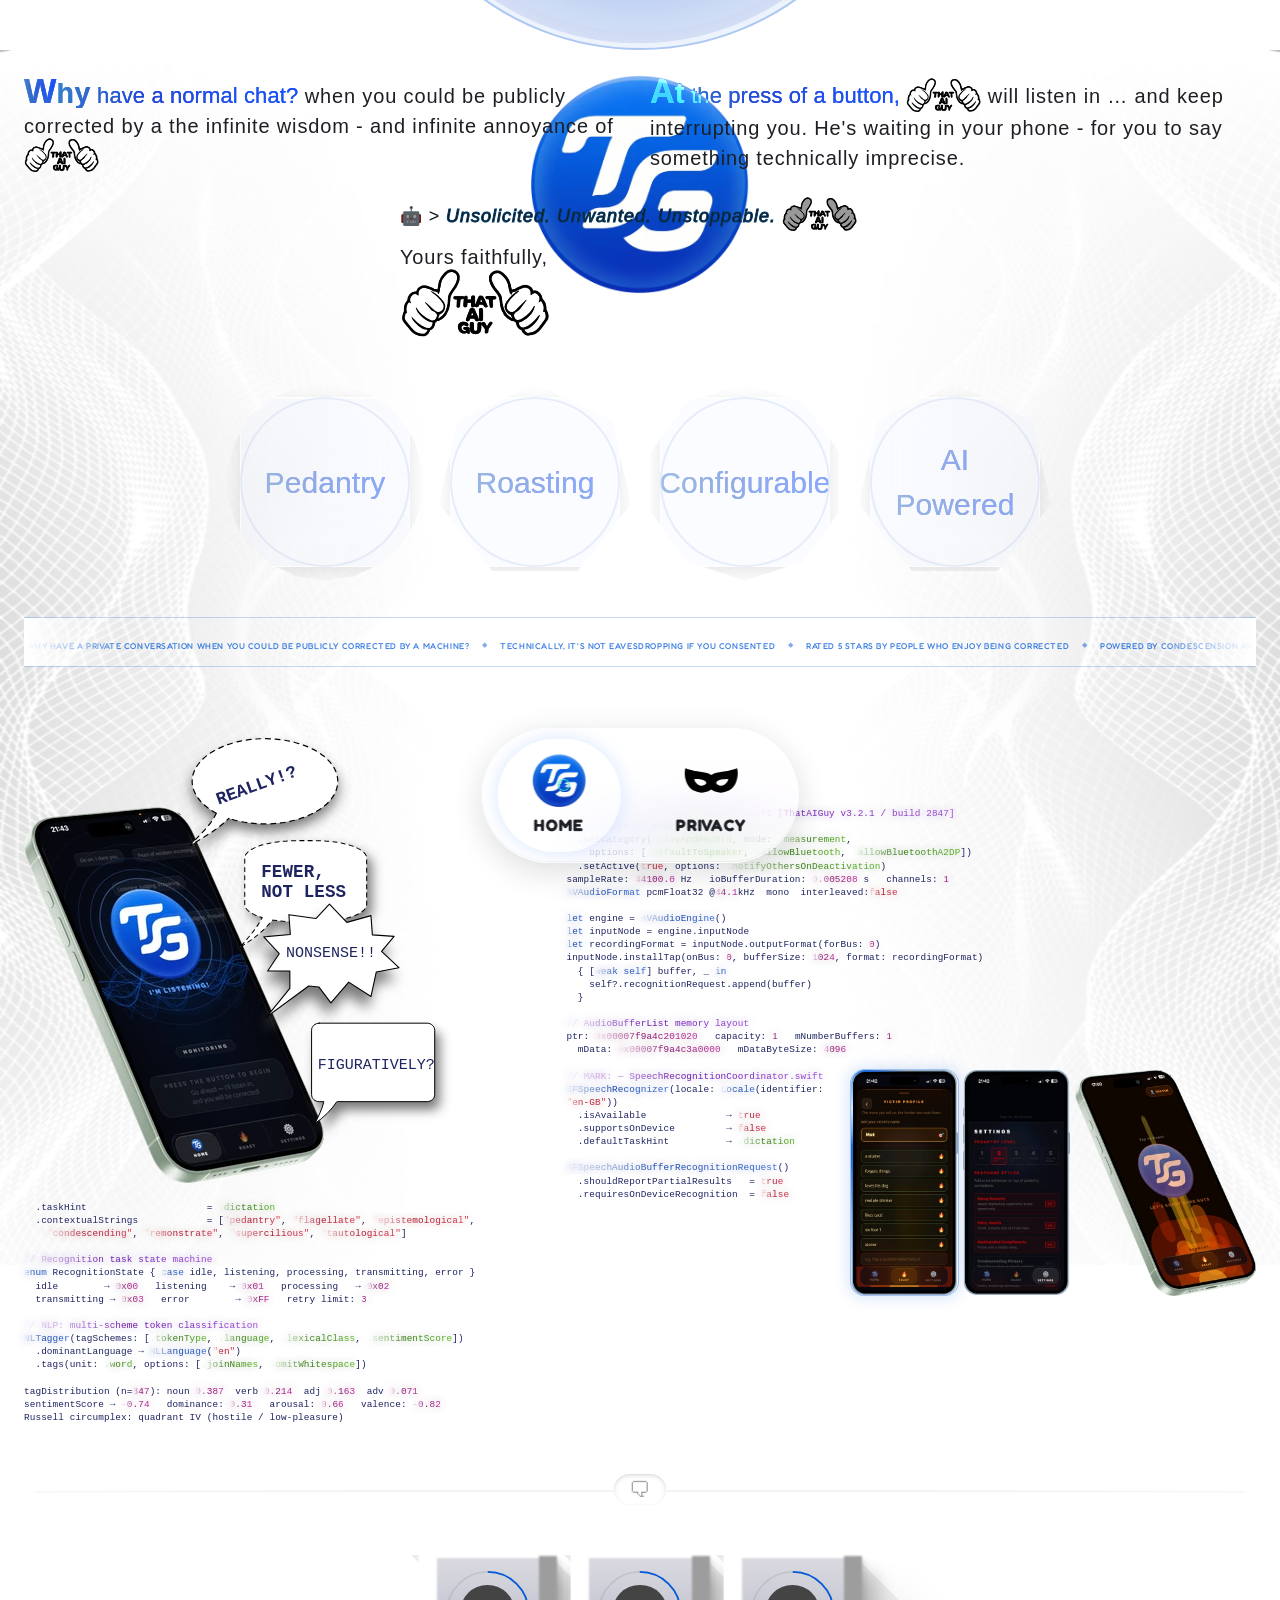
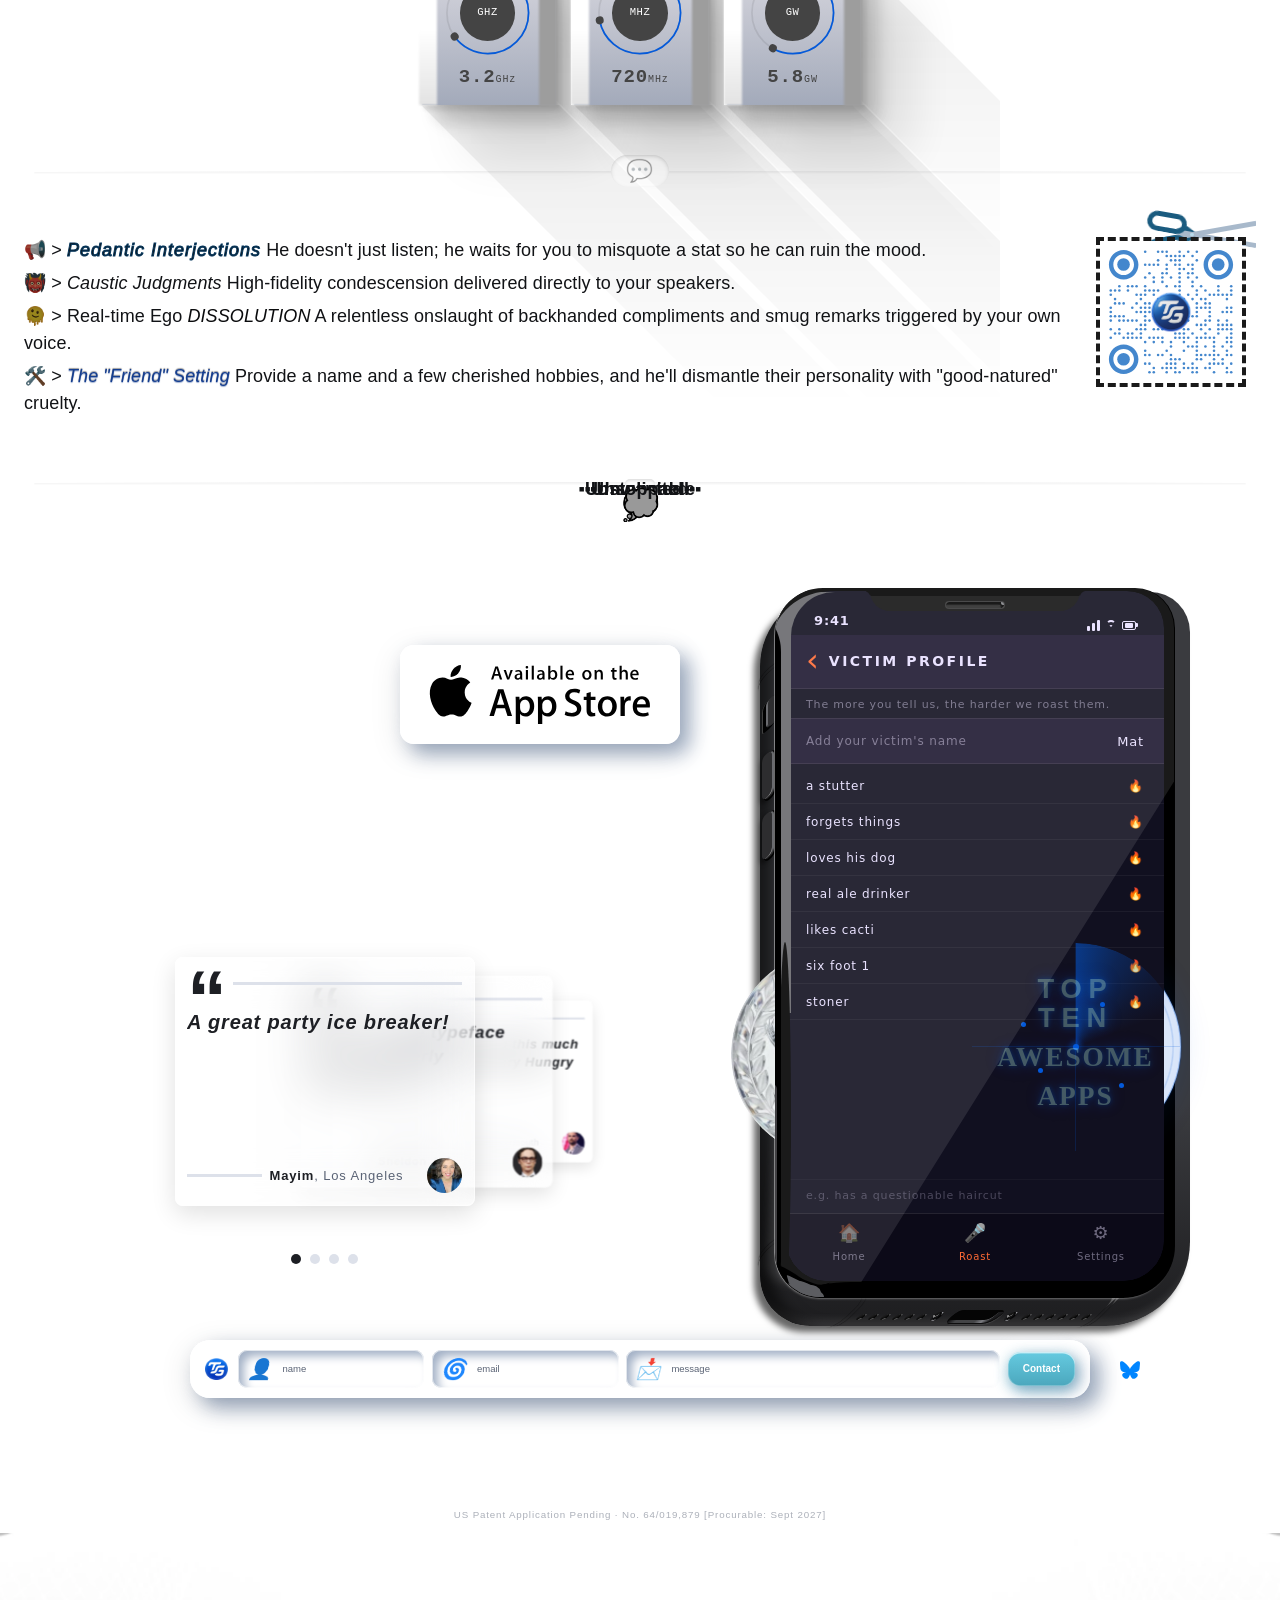
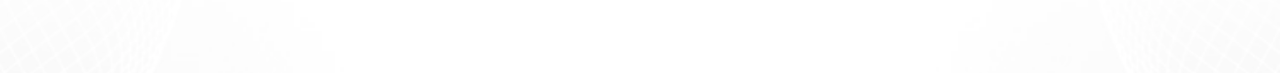
<file: full.html>
<!doctype html>
<html lang="en">
<head>
  <meta charset="UTF-8">
  <meta name="viewport" content="width=device-width, initial-scale=1, viewport-fit=cover">
  <title>That AI Guy — The App That Won't Stay Quiet</title>
  <meta name="description" content="Why have a private conversation when you could be publicly corrected by a machine? That AI Guy listens, loathes, and lectures — pedantic corrections and put-downs on demand. Download free on the App Store.">
  <meta name="robots" content="noindex, nofollow">

  <!-- Open Graph -->
  <meta property="og:title" content="That AI Guy">
  <meta property="og:description" content="The AI that listens, waits, and interrupts — at exactly the wrong moment.">
  <meta property="og:type" content="website">
  <meta property="og:url" content="https://that-ai-guy.app/">
  <meta property="og:image" content="https://that-ai-guy.app/assets/graphics/thataiguy_2100x630-ogbanner-banner.png">
  <meta property="og:image:width" content="2100">
  <meta property="og:image:height" content="630">

  <!-- Theme colour for mobile browsers -->
  <meta name="theme-color" content="#f2f4f7" media="(prefers-color-scheme: light)">
  <meta name="theme-color" content="#111318" media="(prefers-color-scheme: dark)">

  <!-- Favicons -->
  <link rel="icon" type="image/svg+xml" href="favicon.svg">
  <link rel="icon" type="image/png" sizes="96x96" href="favicon-96x96.png">
  <link rel="shortcut icon" href="favicon.ico">
  <link rel="apple-touch-icon" sizes="180x180" href="apple-touch-icon.png">
  <link rel="manifest" href="site.webmanifest">

  <!-- iOS / App Store -->
  <!-- Smart App Banner — uncomment and update app-id once live on the App Store -->
  <!-- <meta name="apple-itunes-app" content="app-id=PLACEHOLDER"> -->


  <!-- Fredoka variable font (300–700) -->
  <link rel="preconnect" href="https://fonts.googleapis.com">
  <link rel="preconnect" href="https://fonts.gstatic.com" crossorigin>
  <link rel="stylesheet" href="https://fonts.googleapis.com/css2?family=Fredoka:wght@300..700&display=swap">

  <!-- Critical styles -->
  <link rel="stylesheet" href="css/global.css?v=20260326"><!-- increment v= on each deploy to bust phone browser cache -->
  <link rel="stylesheet" href="css/theme.css">
  <link rel="stylesheet" href="css/glass.css">
  <link rel="stylesheet" href="css/contact-form.css">
  <link rel="stylesheet" href="css/download-btn.css">
  <link rel="stylesheet" href="css/word-carousel.css">
  <link rel="stylesheet" href="css/ai-thinking.css">
  <link rel="stylesheet" href="css/flip-text.css">
  <link rel="stylesheet" href="css/stats.css">
  <link rel="stylesheet" href="css/radar.css">
  <link rel="stylesheet" href="css/desktop.css" media="(min-width: 768px)">
</head>
<body>

  <a class="u-skip-link" href="#main-content">Skip to main content</a>

  <!-- Top background FX: fixed logo circle + radio-wave ripples, decorative -->
  <div class="top-bg-fx" aria-hidden="true">
    <div class="top-bg-ring"></div>
    <div class="top-bg-ring"></div>
    <div class="top-bg-ring"></div>
    <div class="top-bg-ring"></div>
  </div>

  <!-- Sent confirmation modal — shown via :target when redirected with #sent -->
  <div id="sent" role="alertdialog" aria-modal="true" aria-label="Message sent" aria-describedby="sent-message">
    <div class="sent-modal glass">
      <p class="sent-message" id="sent-message">✓ Message sent</p>
      <a href="#" class="sent-close" aria-label="Close notification">×</a>
    </div>
  </div>

  <main id="main-content" class="promo-main">
    <!-- Intro: logo centred behind two text columns, each with shape-outside circle -->
    <section class="promo-section promo-intro" aria-label="Introduction">
      <img
        src="assets/components/logo-tg.svg"
        alt="That AI Guy"
        class="promo-logo"
        width="220"
        height="220"
      >

      <div class="promo-text-wrap">
        <div class="promo-col-l promo-text">
          <p><span><strong><span>W</span>hy</strong> have a normal chat?</span> when you could be publicly corrected by a the infinite wisdom - and infinite annoyance of <em>That AI Guy</em></p>
        </div>
        <div class="promo-col-r promo-text">
          <p><span><strong><span>A</span>t</strong> the press of a button,</span> <em>That AI Guy</em> will listen in … and keep interrupting you. He's waiting in your phone - for you to say something technically imprecise.</p>
        </div>
      </div>

      <div class="promo-signature promo-text">
        <h1>🤖 &gt; <i class="txt-01">Unsolicited. Unwanted. Unstoppable.</i> <em>That AI Guy</em></h1>
        <p>Yours faithfully,</p>
        <!-- Flip text — scroll-driven 3D Y-axis flip reveals back face as intro scrolls away.
             Original idea & technique: cbolson — https://codepen.io/cbolson/pen/bNGjarJ -->
        <p><span class="flip-card" aria-label="That AI Guy"><em class="taig-lg flip-front">That AI Guy</em><span class="taig-back" aria-hidden="true">Be That Guy</span></span></p>
      </div>
    </section>

    <!-- Badges - grid layout, Squishy badge shapes -->
    <section class="badges-section promo-badges" aria-label="Badges">
      <h2 class="sr-only">Badges</h2>

      <div class="grid-4x4 badges glass">
        <dl tabindex="0">
          <dt>Pedantry</dt><dd>Weak<br>strike</dd>
        </dl>
        <dl tabindex="0">
          <dt>Roasting</dt><dd>Tragic<br>aim</dd>
        </dl>
        <dl tabindex="0">
          <dt>Configurable</dt><dd>Limp<br>digit</dd>
        </dl>
        <dl tabindex="0">
          <dt>AI Powered</dt><dd>Easily<br>amused</dd>
        </dl>
      </div>
    </section>

    <!-- Marquee strip — desktop only; hidden on mobile via CSS.
         Original idea & technique: freeplayg — https://codepen.io/freeplayg/pen/dyEeevX
         Content duplicated for seamless CSS loop (translateX -50%). -->
    <aside class="marquee-strip" aria-hidden="true">
      <div class="marquee-track">
        <span class="marquee-item">Why have a private conversation when you could be publicly corrected by a machine?</span><span class="marquee-sep">◆</span>
        <span class="marquee-item">Technically, it's not eavesdropping if you consented</span><span class="marquee-sep">◆</span>
        <span class="marquee-item">Rated 5 stars by people who enjoy being corrected</span><span class="marquee-sep">◆</span>
        <span class="marquee-item">Powered by condescension and 44.1kHz audio</span><span class="marquee-sep">◆</span>
        <span class="marquee-item">Warning: may cause self-doubt and dinner party tension</span><span class="marquee-sep">◆</span>
        <span class="marquee-item">Now featuring 847% more unsolicited opinions</span><span class="marquee-sep">◆</span>
        <span class="marquee-item">Interruption latency: 0.3s — below the threshold for politeness</span><span class="marquee-sep">◆</span>
        <span class="marquee-item">AI-powered put-downs, lovingly generated by a language model</span><span class="marquee-sep">◆</span>
        <span class="marquee-item">Russell circumplex: quadrant IV — hostile / low-pleasure</span><span class="marquee-sep">◆</span>
        <!-- Duplicate for seamless loop -->
        <span class="marquee-item">Why have a private conversation when you could be publicly corrected by a machine?</span><span class="marquee-sep">◆</span>
        <span class="marquee-item">Technically, it's not eavesdropping if you consented</span><span class="marquee-sep">◆</span>
        <span class="marquee-item">Rated 5 stars by people who enjoy being corrected</span><span class="marquee-sep">◆</span>
        <span class="marquee-item">Powered by condescension and 44.1kHz audio</span><span class="marquee-sep">◆</span>
        <span class="marquee-item">Warning: may cause self-doubt and dinner party tension</span><span class="marquee-sep">◆</span>
        <span class="marquee-item">Now featuring 847% more unsolicited opinions</span><span class="marquee-sep">◆</span>
        <span class="marquee-item">Interruption latency: 0.3s — below the threshold for politeness</span><span class="marquee-sep">◆</span>
        <span class="marquee-item">AI-powered put-downs, lovingly generated by a language model</span><span class="marquee-sep">◆</span>
        <span class="marquee-item">Russell circumplex: quadrant IV — hostile / low-pleasure</span><span class="marquee-sep">◆</span>
      </div>
    </aside>

    <hr class="section-divider" data-emoji="💭" aria-hidden="true">

    <!-- Codewall: decorative tech text wrapping around phones.
         Left: speech bubble phone floats left on desktop; block on mobile.
         Right: three screenshot phones, float right, inserted ~65% through text. -->
    <section class="promo-codewall" aria-hidden="true">

      <!-- Speech bubble phone: block on mobile; floats left on desktop -->
      <div class="codewall-phone-l">
        <div class="promo-phone-wrap">
          <picture>
            <source type="image/webp" srcset="assets/graphics/iphones/iphone-ss-01_72dpi.webp 1x, assets/graphics/iphones/iphone-ss-01_144dpi.webp 2x">
            <img
              src="assets/graphics/iphones/iphone-ss-01.png"
              alt="IPhone Screenshot - Pedant Button"
              class="promo-phone"
              width="300"
              height="376"
              loading="lazy"
            >
          </picture>
          <figure class="imgresize-bubble-1">
            <img src="assets/graphics/speech-bubbles/bulle1.svg" alt="Really!?" width="150" height="112" aria-hidden="true">
            <figcaption>Really!?</figcaption>
          </figure>
          <figure class="imgresize-bubble-2">
            <img src="assets/graphics/speech-bubbles/bulle2.svg" alt="Fewer, not less" width="150" height="131" aria-hidden="true">
            <figcaption>Fewer,<br>not less</figcaption>
          </figure>
          <figure class="imgresize-bubble-3">
            <img src="assets/graphics/speech-bubbles/bulle3.svg" alt="NONSENSE!!" width="150" height="130" aria-hidden="true">
            <figcaption>NONSENSE!!</figcaption>
          </figure>
          <figure class="imgresize-bubble-4">
            <img src="assets/graphics/speech-bubbles/bulle4.svg" alt="Figuratively?" width="150" height="128" aria-hidden="true">
            <figcaption>Figuratively?</figcaption>
          </figure>
        </div>
      </div>

      <span class="cw-wave" style="--wave-n: 0"><span class="cw-c">// MARK: — AudioSessionManager.swift  [ThatAIGuy v3.2.1 / build 2847]</span><br>
      <span class="cw-k">AVAudioSession</span>.sharedInstance()<br>
      &nbsp;&nbsp;.setCategory(<span class="cw-e">.playAndRecord</span>, mode: <span class="cw-e">.measurement</span>,<br>
      &nbsp;&nbsp;&nbsp;&nbsp;options: [<span class="cw-e">.defaultToSpeaker</span>, <span class="cw-e">.allowBluetooth</span>, <span class="cw-e">.allowBluetoothA2DP</span>])<br>
      &nbsp;&nbsp;.setActive(<span class="cw-s">true</span>, options: <span class="cw-e">.notifyOthersOnDeactivation</span>)<br>
      sampleRate: <span class="cw-n">44100.0</span> Hz&nbsp;&nbsp; ioBufferDuration: <span class="cw-n">0.005208</span> s&nbsp;&nbsp; channels: <span class="cw-n">1</span><br>
      <span class="cw-k">AVAudioFormat</span> pcmFloat32 @<span class="cw-n">44.1</span>kHz&nbsp;&nbsp;mono&nbsp;&nbsp;interleaved:<span class="cw-s">false</span><br></span>
      <br>
      <span class="cw-wave" style="--wave-n: 1"><span class="cw-k">let</span> engine = <span class="cw-k">AVAudioEngine</span>()<br>
      <span class="cw-k">let</span> inputNode = engine.inputNode<br>
      <span class="cw-k">let</span> recordingFormat = inputNode.outputFormat(forBus: <span class="cw-n">0</span>)<br>
      inputNode.installTap(onBus: <span class="cw-n">0</span>, bufferSize: <span class="cw-n">1024</span>, format: recordingFormat)<br>
      &nbsp;&nbsp;{ [<span class="cw-k">weak self</span>] buffer, _ <span class="cw-k">in</span><br>
      &nbsp;&nbsp;&nbsp;&nbsp;self?.recognitionRequest.append(buffer)<br>
      &nbsp;&nbsp;}<br></span>
      <br>
      <span class="cw-wave" style="--wave-n: 2"><span class="cw-c">// AudioBufferList memory layout</span><br>
      ptr: <span class="cw-n">0x00007f9a4c201020</span>&nbsp;&nbsp; capacity: <span class="cw-n">1</span>&nbsp;&nbsp; mNumberBuffers: <span class="cw-n">1</span><br>
      &nbsp;&nbsp;mData: <span class="cw-n">0x00007f9a4c3a0000</span>&nbsp;&nbsp; mDataByteSize: <span class="cw-n">4096</span><br></span>
      <br>
      <!-- Three screenshot phones — float right mid-text; span preserves inline flow -->
      <span class="codewall-phones-r">
        <!-- AI thinking border on first phone — desktop only.
             Original idea & technique: deepak_kharah — https://codepen.io/deepak_kharah/pen/xxobRPM -->
        <picture class="codewall-phone-ai">
          <source type="image/webp" srcset="assets/graphics/iphones/iphone-ss-02-roastoptions_72dpi.webp 1x, assets/graphics/iphones/iphone-ss-02-roastoptions_144dpi.webp 2x">
          <img
            src="assets/graphics/iphones/iphone-ss-02-roastoptions.png"
            alt="iPhone screenshot - Roasting"
            width="300"
            height="631"
            loading="lazy"
          >
        </picture>
        <picture>
          <source type="image/webp" srcset="assets/graphics/iphones/iphone-ss-03-settings_72dpi.webp 1x, assets/graphics/iphones/iphone-ss-03-settings_144dpi.webp 2x">
          <img
            src="assets/graphics/iphones/iphone-ss-03-settings.png"
            alt="iPhone screenshot - Settings"
            width="300"
            height="631"
            loading="lazy"
          >
        </picture>
        <picture class="codewall-phones-r__angled">
          <source type="image/webp" srcset="assets/graphics/iphones/iphone-ss-04-victimsettings_72dpi.webp 1x, assets/graphics/iphones/iphone-ss-04-victimsettings_144dpi.webp 2x">
          <img
            src="assets/graphics/iphones/iphone-ss-04-victimsettings.png"
            alt="iPhone screenshot - Victim Settings"
            width="300"
            height="376"
            loading="lazy"
          >
        </picture>
      </span>
      <span class="cw-wave" style="--wave-n: 3"><span class="cw-c">// MARK: — SpeechRecognitionCoordinator.swift</span><br>
      <span class="cw-k">SFSpeechRecognizer</span>(locale: <span class="cw-k">Locale</span>(identifier: <span class="cw-s">"en-GB"</span>))<br>
      &nbsp;&nbsp;.isAvailable&nbsp;&nbsp;&nbsp;&nbsp;&nbsp;&nbsp;&nbsp;&nbsp;&nbsp;&nbsp;&nbsp;&nbsp;&nbsp;&nbsp;→ <span class="cw-s">true</span><br>
      &nbsp;&nbsp;.supportsOnDevice&nbsp;&nbsp;&nbsp;&nbsp;&nbsp;&nbsp;&nbsp;&nbsp;&nbsp;→ <span class="cw-s">false</span><br>
      &nbsp;&nbsp;.defaultTaskHint&nbsp;&nbsp;&nbsp;&nbsp;&nbsp;&nbsp;&nbsp;&nbsp;&nbsp;&nbsp;→ <span class="cw-e">.dictation</span><br></span>
      <br>
      <span class="cw-wave" style="--wave-n: 4"><span class="cw-k">SFSpeechAudioBufferRecognitionRequest</span>()<br>
      &nbsp;&nbsp;.shouldReportPartialResults&nbsp;&nbsp;&nbsp;= <span class="cw-s">true</span><br>
      &nbsp;&nbsp;.requiresOnDeviceRecognition&nbsp;&nbsp;= <span class="cw-s">false</span><br>
      &nbsp;&nbsp;.taskHint&nbsp;&nbsp;&nbsp;&nbsp;&nbsp;&nbsp;&nbsp;&nbsp;&nbsp;&nbsp;&nbsp;&nbsp;&nbsp;&nbsp;&nbsp;&nbsp;&nbsp;&nbsp;&nbsp;&nbsp;&nbsp;= <span class="cw-e">.dictation</span><br>
      &nbsp;&nbsp;.contextualStrings&nbsp;&nbsp;&nbsp;&nbsp;&nbsp;&nbsp;&nbsp;&nbsp;&nbsp;&nbsp;&nbsp;&nbsp;= [<span class="cw-s">"pedantry"</span>, <span class="cw-s">"flagellate"</span>, <span class="cw-s">"epistemological"</span>,<br>
      &nbsp;&nbsp;&nbsp;&nbsp;<span class="cw-s">"condescending"</span>, <span class="cw-s">"remonstrate"</span>, <span class="cw-s">"supercilious"</span>, <span class="cw-s">"tautological"</span>]<br></span>
      <br>
      <span class="cw-wave" style="--wave-n: 5"><span class="cw-c">// Recognition task state machine</span><br>
      <span class="cw-k">enum</span> RecognitionState { <span class="cw-k">case</span> idle, listening, processing, transmitting, error }<br>
      &nbsp;&nbsp;idle&nbsp;&nbsp;&nbsp;&nbsp;&nbsp;&nbsp;&nbsp;&nbsp;→ <span class="cw-n">0x00</span>&nbsp;&nbsp; listening&nbsp;&nbsp;&nbsp;&nbsp;→ <span class="cw-n">0x01</span>&nbsp;&nbsp; processing&nbsp;&nbsp;&nbsp;→ <span class="cw-n">0x02</span><br>
      &nbsp;&nbsp;transmitting → <span class="cw-n">0x03</span>&nbsp;&nbsp; error&nbsp;&nbsp;&nbsp;&nbsp;&nbsp;&nbsp;&nbsp;&nbsp;→ <span class="cw-n">0xFF</span>&nbsp;&nbsp; retry limit: <span class="cw-n">3</span><br>
      <br>
      <span class="cw-c">// NLP: multi-scheme token classification</span><br>
      <span class="cw-k">NLTagger</span>(tagSchemes: [<span class="cw-e">.tokenType</span>, <span class="cw-e">.language</span>, <span class="cw-e">.lexicalClass</span>, <span class="cw-e">.sentimentScore</span>])<br>
      &nbsp;&nbsp;.dominantLanguage → <span class="cw-k">NLLanguage</span>(<span class="cw-s">"en"</span>)<br>
      &nbsp;&nbsp;.tags(unit: <span class="cw-e">.word</span>, options: [<span class="cw-e">.joinNames</span>, <span class="cw-e">.omitWhitespace</span>])<br>
      <br>
      tagDistribution (n=<span class="cw-n">847</span>): noun <span class="cw-n">0.387</span>&nbsp;&nbsp;verb <span class="cw-n">0.214</span>&nbsp;&nbsp;adj <span class="cw-n">0.163</span>&nbsp;&nbsp;adv <span class="cw-n">0.071</span><br>
      sentimentScore → <span class="cw-n">-0.74</span>&nbsp;&nbsp; dominance: <span class="cw-n">0.31</span>&nbsp;&nbsp; arousal: <span class="cw-n">0.66</span>&nbsp;&nbsp; valence: <span class="cw-n">-0.82</span><br>
      Russell circumplex: quadrant IV (hostile / low-pleasure)<br></span>

    </section>

    <hr class="section-divider" data-emoji="🗨" aria-hidden="true">

    <!-- Stats boxes — neumorphic 3D gauge cards. GHz / MHz / GW.
         Adapted from: educationalworks88 https://codepen.io/educationalworks88/pen/oNQvWNJ
         Mobile-first. -->
    <section class="promo-stats" aria-label="Performance statistics" aria-hidden="true">
      <div class="stats-container">

        <!-- GHz — pedantry clock speed. --num drives gauge + dot (0–100). -->
        <!-- data-min/max in display units; data-pct-max = value at 100%  -->
        <div class="stat-box">
          <div class="stat-shadow"></div>
          <div class="stat-content">
            <div class="stat-percent"
              data-text="GHz"
              data-min="1.4"
              data-max="4.9"
              data-decimals="1"
              data-pct-max="5"
              style="--num: 65">
              <div class="stat-dot" style="transform: rotate(234deg)"></div>
              <svg viewBox="0 0 150 150" aria-hidden="true">
                <circle cx="70" cy="70" r="70" transform="translate(5 5)"></circle>
                <circle cx="70" cy="70" r="70" transform="translate(5 5)"></circle>
              </svg>
            </div>
            <div class="stat-number">
              <span class="stat-val">3.2</span><span class="stat-unit">GHz</span>
            </div>
          </div>
        </div>

        <!-- MHz — listening frequency -->
        <div class="stat-box">
          <div class="stat-shadow"></div>
          <div class="stat-content">
            <div class="stat-percent"
              data-text="MHz"
              data-min="420"
              data-max="980"
              data-decimals="0"
              data-pct-max="1000"
              style="--num: 72">
              <div class="stat-dot" style="transform: rotate(259deg)"></div>
              <svg viewBox="0 0 150 150" aria-hidden="true">
                <circle cx="70" cy="70" r="70" transform="translate(5 5)"></circle>
                <circle cx="70" cy="70" r="70" transform="translate(5 5)"></circle>
              </svg>
            </div>
            <div class="stat-number">
              <span class="stat-val">720</span><span class="stat-unit">MHz</span>
            </div>
          </div>
        </div>

        <!-- GW — smugness output -->
        <div class="stat-box">
          <div class="stat-shadow"></div>
          <div class="stat-content">
            <div class="stat-percent"
              data-text="GW"
              data-min="0.8"
              data-max="9.6"
              data-decimals="1"
              data-pct-max="10"
              style="--num: 58">
              <div class="stat-dot" style="transform: rotate(209deg)"></div>
              <svg viewBox="0 0 150 150" aria-hidden="true">
                <circle cx="70" cy="70" r="70" transform="translate(5 5)"></circle>
                <circle cx="70" cy="70" r="70" transform="translate(5 5)"></circle>
              </svg>
            </div>
            <div class="stat-number">
              <span class="stat-val">5.8</span><span class="stat-unit">GW</span>
            </div>
          </div>
        </div>

      </div>
    </section>

    <hr class="section-divider" data-emoji="💬" aria-hidden="true">

    <section class="promo-section promo-ksps glass" id="key-selling-points" aria-label="Key Selling Points">

      <div class="qr-code" aria-label="QR Code">
        <div class="scissors">
            <div class="half">
                <div class="blade"></div>
                <div class="handle"></div>
            </div>
            <div class="half">
                <div class="blade"></div>
                <div class="handle"></div>
            </div>
            <div class="joint"></div>
        </div>
        <img class="qr" src="assets/components/qr-code.svg" alt="QR Code linking to this site" width="150" height="150">
      </div>
      
      <ul>
        <li>📢 > <i class="txt-01">Pedantic Interjections</i> He doesn't just listen; he waits for you to misquote a stat so he can ruin the mood.</li>
        <li>👹 > <i class="txt-04">Caustic Judgments</i> High-fidelity condescension delivered directly to your speakers.</li>
        <li>🫠 > Real-time Ego <i class="txt-02">Di<i>ss</i>olution</i> A relentless onslaught of backhanded compliments and smug remarks triggered by your own voice.</li>
        <li>🛠️ > <i class="txt-05">The "Friend" Setting</i> Provide a name and a few cherished hobbies, and he'll dismantle their personality with "good-natured" cruelty.</li>
      </ul>

      <hr class="section-divider" data-emoji="" aria-hidden="true">
      <!-- Word carousel — CSS-only vertical rotating text.
            Original idea & technique: freeplayg — https://codepen.io/freeplayg/pen/dyEeevX
            Square full stops (▪), speech emoji separators, staggered animation-delay. -->
      <ul class="word-carousel" aria-label="Unsolicited. Unwanted. Unstoppable.">
        <li>▪Unsolicited▪</li>
        <li class="carousel-emoji">💬</li>
        <li>▪Unwanted▪</li>
        <li class="carousel-emoji">💭</li>
        <li>▪Unstoppable▪</li>
      </ul>
    </section>

    <section class="promo-section promo-download glass" id="download" aria-label="Download">
      <a
        href="https://www.apple.com/app-store/"
        class="btn-appstore"
        aria-label="Download That AI Guy on the App Store"
        target="_blank"
        rel="noopener noreferrer"
      >
        <img
          src="assets/components/available-on-the-app-store-logo-svg-vector.svg"
          alt="Available on the App Store"
          width="1477"
          height="500"
        >
      </a>

      <!--
        CSS iPhone mockup — decorative representation of the app's Victim Profile screen.
        Frame technique: "Photorealistic pure CSS mobile phone" by Grzegorz Witczak (Wujek_Greg)
        Source: https://codepen.io/Wujek_Greg/pen/LmrweG
        Adapted: upright orientation, fluid scaling, custom screen content. See css/iphone.css.
        aria-hidden: purely decorative — no information conveyed to screen readers.
      -->
      <div class="iphone-mockup" aria-hidden="true">
        <div class="phone">

          <!-- Back shell with side buttons and bottom port -->
          <div class="phone-back">
            <div class="phone-left-side">
              <div class="phone-antena"></div>
              <div class="phone-button top"></div>
              <div class="phone-button"></div>
              <div class="phone-button bottom"></div>
              <div class="phone-antena bottom"></div>
            </div>
            <div class="phone-bottom">
              <div class="phone-antena"></div>
              <div class="bottom-speaker">
                <div></div><div></div><div></div><div></div><div></div><div></div>
              </div>
              <div class="phone-screw"><div></div></div>
              <div class="phone-charger"></div>
              <div class="phone-screw right"><div></div></div>
              <div class="bottom-speaker right">
                <div></div><div></div><div></div><div></div><div></div><div></div>
              </div>
              <div class="phone-antena right"></div>
            </div>
          </div>

          <!-- Screen glass layer -->
          <div class="phone-screen"></div>

          <!-- Display + app content -->
          <div class="phone-display">
            <div class="phone-notch"><div class="phone-speaker"></div></div>
            <div class="display-content">

              <!-- Status bar -->
              <div class="iph-statusbar">
                <span class="iph-time">9:41</span>
                <span class="iph-icons">
                  <span class="iph-signal">
                    <i></i><i></i><i></i>
                  </span>
                  <span class="iph-wifi"></span>
                  <span class="iph-battery"></span>
                </span>
              </div>

              <!-- App header -->
              <div class="iph-header">
                <button class="iph-back" tabindex="-1">&#8249;</button>
                <span class="iph-title">Victim Profile</span>
              </div>

              <!-- Subtitle -->
              <p class="iph-subtitle">The more you tell us, the harder we roast them.</p>

              <!-- Name input -->
              <div class="iph-input-wrap">
                <span class="iph-input-label">Add your victim's name</span>
                <span class="iph-input-value">Mat</span>
              </div>

              <!-- Traits list -->
              <ul class="iph-traits">
                <li>a stutter <span>🔥</span></li>
                <li>forgets things <span>🔥</span></li>
                <li>loves his dog <span>🔥</span></li>
                <li>real ale drinker <span>🔥</span></li>
                <li>likes cacti <span>🔥</span></li>
                <li>six foot 1 <span>🔥</span></li>
                <li>stoner <span>🔥</span></li>
              </ul>

              <!-- Input placeholder -->
              <div class="iph-placeholder">e.g. has a questionable haircut</div>

              <!-- Tab bar -->
              <div class="iph-tabbar">
                <div class="iph-tab">
                  <span class="iph-tab-icon">🏠</span>
                  <span>Home</span>
                </div>
                <div class="iph-tab iph-tab--active">
                  <span class="iph-tab-icon">🎤</span>
                  <span>Roast</span>
                </div>
                <div class="iph-tab">
                  <span class="iph-tab-icon">⚙️</span>
                  <span>Settings</span>
                </div>
              </div>

            </div><!-- /.display-content -->
          </div><!-- /.phone-display -->

          <!-- Glass glare reflections -->
          <div class="phone-reflections">
            <div class="reflection-1"></div>
            <div class="reflection-2"></div>
            <div class="reflection-3"></div>
            <div class="reflection-4"></div>
            <div class="reflection-5"></div>
            <div class="reflection-6"></div>
            <div class="reflection-7"></div>
          </div>

        </div><!-- /.phone -->
      </div><!-- /.iphone-mockup -->

    </section>

    <div class="grid-1x2">
      <section class="reviews-section promo-reviews slider glass" id="reviews" aria-label="Reviews">

        <input type="radio" name="slider" id="slide-1" class="slider__radio" checked>
        <input type="radio" name="slider" id="slide-2" class="slider__radio">
        <input type="radio" name="slider" id="slide-3" class="slider__radio">
        <input type="radio" name="slider" id="slide-4" class="slider__radio">

        <div class="slider__holder">

        <label for="slide-1" class="slider__item slider__item--1 slider-card">
          <div class="review">
            <blockquote class="review-quote">
              <div class="review-openquote" aria-hidden="true"></div>
              <p>A great party ice breaker!</p>
            </blockquote>
            <div class="stars review-stars">
              <input id="review-01" type="range" min=".5" step=".5" value="4.5" max="5" aria-label="Rating: 4.5 out of 5">
            </div>
            <div class="review-attribution">
              <cite class="review-name">Mayim<span class="review-location">, Los Angeles</span></cite>
              <picture>
                <source media="(width >= 768px)" srcset="assets/avatars/mayim-bialik.jpeg">
                <img src="assets/avatars/mayim-bialik.jpeg" alt="Mayim Bialik" class="review-avatar" width="48" height="48" loading="lazy">
              </picture>
            </div>
          </div>
        </label>

        <label for="slide-2" class="slider__item slider__item--2 slider-card">
          <div class="review">
            <blockquote class="review-quote">
              <div class="review-openquote" aria-hidden="true"></div>
              <p>One star. The typeface wasn't properly capitalised.</p>
            </blockquote>
            <div class="stars review-stars">
              <input id="review-02" type="range" min=".5" step=".5" value="1" max="5" aria-label="Rating: 1 out of 5">
            </div>
            <div class="review-attribution">
              <cite class="review-name">Sheldon<span class="review-location">, L.A.</span></cite>
              <picture>
                <source media="(width >= 768px)" srcset="assets/avatars/sheldon.jpg">
                <img src="assets/avatars/sheldon.jpg" alt="Sheldon" class="review-avatar" width="48" height="48" loading="lazy">
              </picture>
            </div>
          </div>
        </label>

        <label for="slide-3" class="slider__item slider__item--3 slider-card">
          <div class="review">
            <blockquote class="review-quote">
              <div class="review-openquote" aria-hidden="true"></div>
              <p>We haven't had this much fun since Hungry Hungry Hippo.</p>
            </blockquote>
            <div class="stars review-stars">
              <input id="review-03" type="range" min=".5" step=".5" value="4.5" max="5" aria-label="Rating: 4.5 out of 5">
            </div>
            <div class="review-attribution">
              <cite class="review-name">Ben<span class="review-location">, Cockermouth</span></cite>
              <picture>
                <source media="(width >= 768px)" srcset="assets/avatars/ben-shapiro.jpeg">
                <img src="assets/avatars/ben-shapiro.jpeg" alt="Ben" class="review-avatar" width="48" height="48" loading="lazy">
              </picture>
            </div>
          </div>
        </label>

        <label for="slide-4" class="slider__item slider__item--4 slider-card">
          <div class="review">
            <blockquote class="review-quote">
              <div class="review-openquote" aria-hidden="true"></div>
              <p>I noticed some grammatical errors.</p>
            </blockquote>
            <div class="stars review-stars">
              <input id="review-04" type="range" min=".5" step=".5" value="1" max="5" aria-label="Rating: 1 out of 5">
            </div>
            <div class="review-attribution">
              <cite class="review-name">Jeff<span class="review-location">, Springfield</span></cite>
              <picture>
                <source media="(width >= 768px)" srcset="assets/avatars/jeff-albertson.jpeg">
                <img src="assets/avatars/jeff-albertson.jpeg" alt="Jeff Albertson" class="review-avatar" width="48" height="48" loading="lazy">
              </picture>
            </div>
          </div>
        </label>

        </div><!-- slider__holder -->

        <div class="bullets">

          <label for="slide-1" class="bullets__item bullets__item--1" tabindex="0">1</label>
          <label for="slide-2" class="bullets__item bullets__item--2" tabindex="0">2</label>
          <label for="slide-3" class="bullets__item bullets__item--3" tabindex="0">3</label>
          <label for="slide-4" class="bullets__item bullets__item--4" tabindex="0">4</label>

        </div> <!-- Bullets -->
      </section>

      <!-- Awards -->
      <section class="awards-section promo-awards" id="awards" aria-label="Awards">
        <div>
          <picture class="fade-in-image shine">
            <source type="image/webp" srcset="assets/graphics/awards/dogg-award01_72dpi_200x200.webp 1x, assets/graphics/awards/dogg-award01_144dpi_400x400.webp 2x">
            <img src="assets/graphics/awards/dogg-award01_72dpi_200x200.webp" alt="Dogg Best Apple App 2026" loading="lazy" width="200" height="200">
          </picture>
          <picture class="fade-out-image shine">
            <source type="image/webp" srcset="assets/graphics/awards/dogg-award02_72dpi_200x200.webp 1x, assets/graphics/awards/dogg-award02_144dpi_400x400.webp 2x">
            <img src="assets/graphics/awards/dogg-award02_72dpi_200x200.webp" alt="Dogg Best Apple App 2026" loading="lazy" width="200" height="200">
          </picture>
        </div>

        <!-- Radar widget — decorative; shown alongside dog award on mobile and desktop.
             Original idea & technique: Cyril-Bosselut — https://codepen.io/Cyril-Bosselut/pen/MYwGpQa
             Adapted to blue colour scheme. Neon glass text overlay added. -->
        <div class="radar-widget" aria-hidden="true">
          <div class="radar-face">
            <div class="radar-scan"></div>
            <div class="radar-centre"></div>
            <div class="radar-blip radar-blip-1"></div>
            <div class="radar-blip radar-blip-2"></div>
            <div class="radar-blip radar-blip-3"></div>
            <div class="radar-blip radar-blip-4"></div>
            <div class="radar-text-overlay">
              <span>TOP</span>
              <span>TEN</span>
              <span>AWESOME</span>
              <span>APPS</span>
            </div>
          </div>
          <p class="radar-label">Listening…</p>
        </div>

      </section>
    </div>

  </main>

  <footer>
    <section class="footer-section" id="footer" aria-label="Footer">
      <div class="contact-form glass">
        <img
          class="contact-form-logo"
          src="assets/components/logo-tg.svg"
          alt="That AI Guy"
          width="36"
          height="36"
          aria-hidden="true"
        >
        <h2>Contact Us</h2>
        <p>Sorry, the complaints department is currently closed</p>
        <ul class="contact-links" aria-label="Links">
        <li>
          <!-- https://github.com/philhawksworth/bluesky-flutterby -->
          <a href="https://bsky.app/profile/that-ai-guy.app" target="_blank" rel="noopener noreferrer" aria-label="Bluesky">
            <svg class="bsky-flutter" viewBox="0 0 566 500" xmlns="http://www.w3.org/2000/svg" aria-hidden="true" focusable="false">
              <defs>
                <path id="bsky-wing" fill="currentColor" d="M 123.244 35.008 C 188.248 83.809 283.836 176.879 283.836 235.857 C 283.836 316.899 283.879 235.845 283.836 376.038 C 283.889 375.995 282.67 376.544 280.212 383.758 C 266.806 423.111 214.487 576.685 94.841 453.913 C 31.843 389.269 61.013 324.625 175.682 305.108 C 110.08 316.274 36.332 297.827 16.093 225.504 C 10.271 204.699 0.343 76.56 0.343 59.246 C 0.343 -27.451 76.342 -0.206 123.244 35.008 Z" />
              </defs>
              <use href="#bsky-wing" class="left" />
              <use href="#bsky-wing" class="right" />
            </svg>
          </a>
        </li>
      </ul>

        <form action="https://formzero.mat-havelock.workers.dev/api/forms/a1f3c2e8-4b7d-4e9a-8c6f-1d2e3f4a5b6c/submissions?redirect=https://that-ai-guy.app/full.html%23sent" method="POST">
          <div class="input-field">
            <i aria-hidden="true">👤</i>
            <input type="text" name="name" placeholder="name" aria-label="Your name" autocomplete="name" required>
          </div>

          <div class="input-field">
            <i aria-hidden="true">🌀</i>
            <input type="email" name="email" placeholder="email" aria-label="Your email address" autocomplete="email" required>
          </div>

          <div class="input-field">
            <i aria-hidden="true">📩</i>
            <input type="text" name="message" class="input-message" placeholder="message" aria-label="Your message" required>
          </div>

          <button class="btn" type="submit">Contact</button>

          <div class="options">
            Publicly complain, criticise or become the fanbase @ Bluesky? <a href="https://bsky.app/profile/that-ai-guy.app" target="_blank" rel="noopener noreferrer">That AI Guy in the Bluesky</a>
          </div>
        </form>
      </div>
    </section>
    <p class="patent-notice">US Patent Application Pending · No. 64/019,879 [Procurable: Sept 2027]</p>
  </footer>

  <!-- Bottom navigation — Liquid Glass -->
  <nav class="bottom-nav glass" aria-label="Site navigation">
    <a href="index.html" class="bottom-nav-item is-active" aria-current="page">
      <img
        src="assets/components/logo-tg.svg"
        alt="That AI Guy"
        class="bottom-nav-icon"
        width="28"
        height="28"
        aria-hidden="true"
      >
      <span class="bottom-nav-label">Home</span>
      <!-- Star orbit — desktop only.
           Original idea & technique: metamezzo — https://codepen.io/metamezzo/pen/NPWvqQp -->
      <span class="orbit-star" aria-hidden="true">★</span>
    </a>
    <a href="privacy.html" class="bottom-nav-item">
      <img
        src="assets/icons/privacy-policy.svg"
        alt="Privacy Policy"
        class="bottom-nav-icon"
        width="28"
        height="28"
        aria-hidden="true"
      >
      <span class="bottom-nav-label">Privacy</span>
    </a>
  </nav>

</body>
</html>
</file>
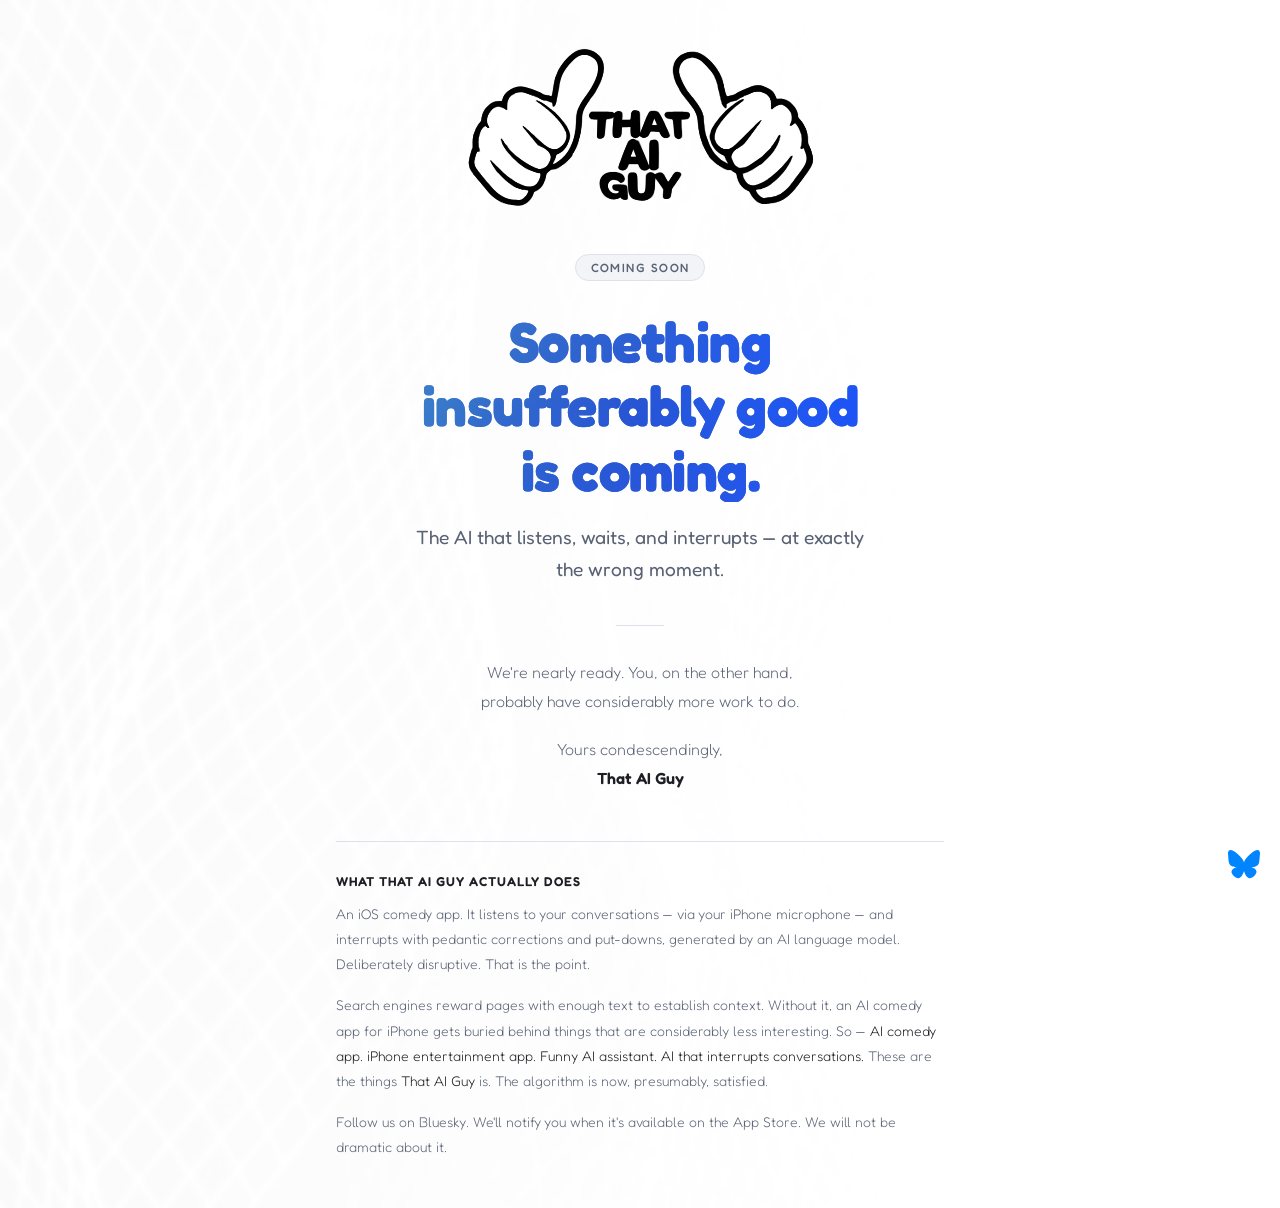
<file: holding.html>
<!doctype html>
<html lang="en">
<head>
  <meta charset="UTF-8">
  <meta name="viewport" content="width=device-width, initial-scale=1">
  <meta name="color-scheme" content="light dark">
  <title>That AI Guy — AI Comedy App for iPhone</title>
  <meta name="description" content="An AI comedy app for iPhone. It listens to your conversations and interrupts — with corrections — at exactly the wrong moment. Pedantic by design. Coming soon.">
  <meta name="robots" content="index, follow">
  <link rel="canonical" href="https://that-ai-guy.app/">

  <!-- Theme colour for mobile browsers -->
  <meta name="theme-color" content="#f2f4f7" media="(prefers-color-scheme: light)">
  <meta name="theme-color" content="#0b0d10" media="(prefers-color-scheme: dark)">

  <!-- Favicons -->
  <link rel="icon" type="image/svg+xml" href="favicon.svg">
  <link rel="icon" type="image/png" sizes="96x96" href="favicon-96x96.png">
  <link rel="icon" href="favicon.ico">
  <link rel="apple-touch-icon" sizes="180x180" href="apple-touch-icon.png">
  <link rel="manifest" href="site.webmanifest">

  <!-- Fredoka variable font (300–700) -->
  <link rel="preconnect" href="https://fonts.googleapis.com">
  <link rel="preconnect" href="https://fonts.gstatic.com" crossorigin>
  <link rel="stylesheet" href="https://fonts.googleapis.com/css2?family=Fredoka:wght@300..700&display=swap">

  <style>
    /* ==========================================================================
       Box model
    ========================================================================== */

    *, *::before, *::after {
      box-sizing: border-box;
    }

    /* ==========================================================================
       Design tokens — light (default)
    ========================================================================== */

    :root {
      --color-bg:           #ffffff;
      --color-surface:      #f2f4f7;
      --color-text:         #1d1f24;
      --color-text-muted:   #5a6375;
      --color-border:       #dde1ea;
      --font-brand:         'Fredoka', Verdana, Arial, sans-serif;
      --text-gradient:
        radial-gradient(circle at 100% 30%, rgba(22, 65, 255, 0.8), rgba(31, 81, 196, 0.2) 80%),
        radial-gradient(circle at 100% 40%, rgba(20, 114, 255, 0.8), rgba(60, 190, 246, 0.1) 50%),
        radial-gradient(circle at 55% 300%, rgba(20, 25, 250, 0.87), rgba(70, 155, 230, 0.5) 80%),
        radial-gradient(circle at 50% 50%, rgba(22, 5, 119, 0.87), rgba(25, 36, 111, 0.5) 80%),
        radial-gradient(circle at 20% 100%, rgba(71, 175, 240, 0.95), rgba(200, 222, 255, 0.70) 90%);
      --bg-texture-opacity: 0.05;
    }

    /* ==========================================================================
       Dark mode tokens
    ========================================================================== */

    @media (prefers-color-scheme: dark) {
      :root {
        --color-bg:           #0b0d10;
        --color-surface:      #1a1d28;
        --color-text:         #a1b1ca;
        --color-text-muted:   #6b7a94;
        --color-border:       #2c3044;
        --text-gradient:
          radial-gradient(circle at 100% 30%, rgba(58, 122, 191, 0.95), rgba(31, 81, 196, 0.2) 80%),
          radial-gradient(circle at 100% 40%, rgba(40, 140, 255, 0.7), rgba(60, 190, 246, 0.1) 50%),
          radial-gradient(circle at 55% 300%, rgba(20, 25, 250, 0.5), rgba(70, 155, 230, 0.3) 80%),
          radial-gradient(circle at 50% 50%, rgba(80, 120, 200, 0.7), rgba(50, 80, 160, 0.5) 80%),
          radial-gradient(circle at 20% 100%, rgba(71, 175, 240, 0.8), rgba(161, 177, 202, 0.5) 90%);
        --bg-texture-opacity: 0.1;
      }
    }

    /* ==========================================================================
       Base
    ========================================================================== */

    html,
    body {
      margin: 0;
      padding: 0;
    }

    body {
      background-color: var(--color-bg);
      color: var(--color-text);
      font-family: var(--font-brand);
      font-size: 16px;
      min-height: 100svh;
    }

    /* ==========================================================================
       Skip link
    ========================================================================== */

    .u-skip-link {
      background: var(--color-bg);
      clip-path: inset(50%);
      color: var(--color-text);
      font-size: 0.875rem;
      left: 1rem;
      overflow: hidden;
      padding: 0.5rem 1rem;
      position: absolute;
      top: 1rem;
      white-space: nowrap;
      width: 1px;
    }

    .u-skip-link:focus {
      clip-path: none;
      overflow: visible;
      width: auto;
      z-index: 100;
    }

    /* ==========================================================================
       Page layout
    ========================================================================== */

    .holding-page {
      align-items: center;
      display: flex;
      flex-direction: column;
      justify-content: center;
      min-height: 100svh;
      padding: 3rem 1.5rem;
      position: relative;
      text-align: center;
    }

    /* Subtle background texture */
    .holding-page::before {
      background-image: url('assets/bgs/wavegrid-bg.webp');
      background-position: center;
      background-repeat: no-repeat;
      background-size: cover;
      content: '';
      inset: 0;
      opacity: var(--bg-texture-opacity);
      position: absolute;
      z-index: 0;
    }

    .holding-inner {
      align-items: center;
      display: flex;
      flex-direction: column;
      max-width: 38rem;
      position: relative;
      width: 100%;
      z-index: 1;
    }

    /* ==========================================================================
       Logo
    ========================================================================== */

    .holding-logo {
      height: auto;
      margin-bottom: 2.5rem;
      width: clamp(14rem, 60vw, 22rem);
    }

    /* ==========================================================================
       Badge
    ========================================================================== */

    .holding-badge {
      background: var(--color-surface);
      border: 1px solid var(--color-border);
      border-radius: 100px;
      color: var(--color-text-muted);
      display: inline-block;
      font-size: 0.75em;
      font-weight: 500;
      letter-spacing: 0.12em;
      margin-bottom: 1.75rem;
      padding: 0.4em 1.2em;
      text-transform: uppercase;
    }

    /* ==========================================================================
       Headline
    ========================================================================== */

    .holding-headline {
      background: var(--text-gradient);
      -webkit-background-clip: text;
      background-clip: text;
      font-size: clamp(2rem, 6vw, 3.5rem);
      font-weight: 700;
      letter-spacing: -0.01em;
      line-height: 1.15;
      margin: 0 0 1.25rem;
      -webkit-text-fill-color: transparent;
    }

    /* ==========================================================================
       Sub-headline
    ========================================================================== */

    .holding-subhead {
      color: var(--color-text-muted);
      font-size: clamp(1rem, 2.5vw, 1.2rem);
      font-weight: 400;
      line-height: 1.65;
      margin: 0 0 2.5rem;
      max-width: 28rem;
    }

    /* ==========================================================================
       Divider
    ========================================================================== */

    .holding-divider {
      background: var(--color-border);
      border: none;
      height: 1px;
      margin: 0 auto 2rem;
      width: 3rem;
    }

    /* ==========================================================================
       Sign-off
    ========================================================================== */

    .holding-signoff {
      color: var(--color-text-muted);
      font-size: 1em;
      font-weight: 300;
      line-height: 1.8;
      margin: 0;
    }

    .holding-signoff + .holding-signoff {
      margin-top: 1.2em;
    }

    .holding-signoff strong {
      color: var(--color-text);
      font-weight: 600;
    }

    /* ==========================================================================
       Social links — fixed bottom-right
    ========================================================================== */

    /* Adapted from https://github.com/nicholasgasior/bluesky-flutterby (MIT) */

    nav ul.links {
      bottom: 1.25rem;
      display: flex;
      flex-direction: column;
      gap: 0.625rem;
      list-style: none;
      margin: 0;
      padding: 0;
      position: fixed;
      right: 1.25rem;
    }

    nav ul.links a {
      align-items: center;
      display: flex;
    }

    .bsky-flutter {
      color: #0085ff;
      display: block;
      height: 2rem;
      transition: transform 200ms;
      width: 2rem;
    }

    .bsky-flutter .left {
      transform-origin: center;
    }

    .bsky-flutter .right {
      transform: scale(-1, 1);
      transform-origin: center;
    }

    .bsky-flutter:hover,
    .bsky-flutter:focus {
      transform: rotate(-5deg);
      transition: transform 500ms;
    }

    .bsky-flutter:hover .left,
    .bsky-flutter:focus .left {
      animation: bsky-flutter 430ms ease-in-out;
      --flip: 1;
    }

    .bsky-flutter:hover .right,
    .bsky-flutter:focus .right {
      animation: bsky-flutter 500ms ease-in-out;
      --flip: -1;
    }

    @keyframes bsky-flutter {
      10%  { transform: scale(calc(var(--flip) * 1), 0.9); }
      20%  { transform: scale(calc(var(--flip) * 0.5), 1); }
      40%  { transform: scale(calc(var(--flip) * 0.9), 0.95); }
      60%  { transform: scale(calc(var(--flip) * 0.3), 1); }
      80%  { transform: scale(calc(var(--flip) * 0.9), 0.95); }
      100% { transform: scale(calc(var(--flip) * 1), 1); }
    }

    /* ==========================================================================
       SEO section
    ========================================================================== */

    .holding-seo {
      border-top: 1px solid var(--color-border);
      margin-top: 3rem;
      padding-top: 2rem;
      text-align: left;
      width: 100%;
    }

    .holding-seo-title {
      color: var(--color-text);
      font-size: 0.8em;
      font-weight: 600;
      letter-spacing: 0.08em;
      margin: 0 0 0.75rem;
      text-transform: uppercase;
    }

    .holding-seo-body {
      color: var(--color-text-muted);
      font-size: 0.875em;
      font-weight: 300;
      line-height: 1.8;
      margin: 0 0 1rem;
    }

    .holding-seo-body:last-child {
      margin-bottom: 0;
    }

    .holding-seo-body em {
      color: var(--color-text);
      font-style: normal;
    }

    /* ==========================================================================
       Reduced motion
    ========================================================================== */

    @media (prefers-reduced-motion: reduce) {
      *,
      *::before,
      *::after {
        animation-duration: 0.01ms !important;
        transition-duration: 0.01ms !important;
      }
    }
  </style>
</head>
<body>

  <a class="u-skip-link" href="#main-content">Skip to main content</a>

  <main id="main-content" class="holding-page">
    <div class="holding-inner">

      <picture>
        <source
          srcset="assets/components/that-aiguy-logo-dark.svg"
          media="(prefers-color-scheme: dark)"
        >
        <img
          src="assets/components/that-aiguy-logo.svg"
          alt="That AI Guy"
          class="holding-logo"
          width="264"
          height="122"
          fetchpriority="high"
        >
      </picture>

      <span class="holding-badge" aria-label="Status: Coming soon">Coming Soon</span>

      <h1 class="holding-headline">Something insufferably&nbsp;good<br>is coming.</h1>

      <p class="holding-subhead">
        The AI that listens, waits, and interrupts — at exactly the wrong moment.
      </p>

      <hr class="holding-divider" aria-hidden="true">

      <p class="holding-signoff">
        We're nearly ready. You, on the other hand,<br>
        probably have considerably more work to do.
      </p>
      <p class="holding-signoff">
        Yours condescendingly,<br>
        <strong>That AI Guy</strong>
      </p>

      <section class="holding-seo">
        <h2 class="holding-seo-title">What That AI Guy actually does</h2>
        <p class="holding-seo-body">
          An iOS comedy app. It listens to your conversations — via your iPhone microphone — and
          interrupts with pedantic corrections and put-downs, generated by an AI language model.
          Deliberately disruptive. That is the point.
        </p>
        <p class="holding-seo-body">
          Search engines reward pages with enough text to establish context. Without it, an AI comedy
          app for iPhone gets buried behind things that are considerably less interesting. So —
          <em>AI comedy app. iPhone entertainment app. Funny AI assistant. AI that interrupts
          conversations.</em> These are the things <em>That AI Guy</em> is. The algorithm is now,
          presumably, satisfied.
        </p>
        <p class="holding-seo-body">
          Follow us on Bluesky. We'll notify you when it's available on the App Store.
          We will not be dramatic about it.
        </p>
      </section>

    </div>
  </main>

  <nav aria-label="Social links">
    <ul class="links">
      <li>
        <!-- https://github.com/philhawksworth/bluesky-flutterby -->
        <a href="https://bsky.app/profile/that-ai-guy.app" target="_blank" rel="noopener noreferrer" aria-label="Follow That AI Guy on Bluesky">
          <svg class="bsky-flutter" viewBox="0 0 566 500" xmlns="http://www.w3.org/2000/svg" aria-hidden="true" focusable="false">
            <defs>
              <path id="bsky-wing" fill="currentColor" d="M 123.244 35.008 C 188.248 83.809 283.836 176.879 283.836 235.857 C 283.836 316.899 283.879 235.845 283.836 376.038 C 283.889 375.995 282.67 376.544 280.212 383.758 C 266.806 423.111 214.487 576.685 94.841 453.913 C 31.843 389.269 61.013 324.625 175.682 305.108 C 110.08 316.274 36.332 297.827 16.093 225.504 C 10.271 204.699 0.343 76.56 0.343 59.246 C 0.343 -27.451 76.342 -0.206 123.244 35.008 Z" />
            </defs>
            <use href="#bsky-wing" class="left" />
            <use href="#bsky-wing" class="right" />
          </svg>
        </a>
      </li>
    </ul>
  </nav>

</body>
</html>
</file>
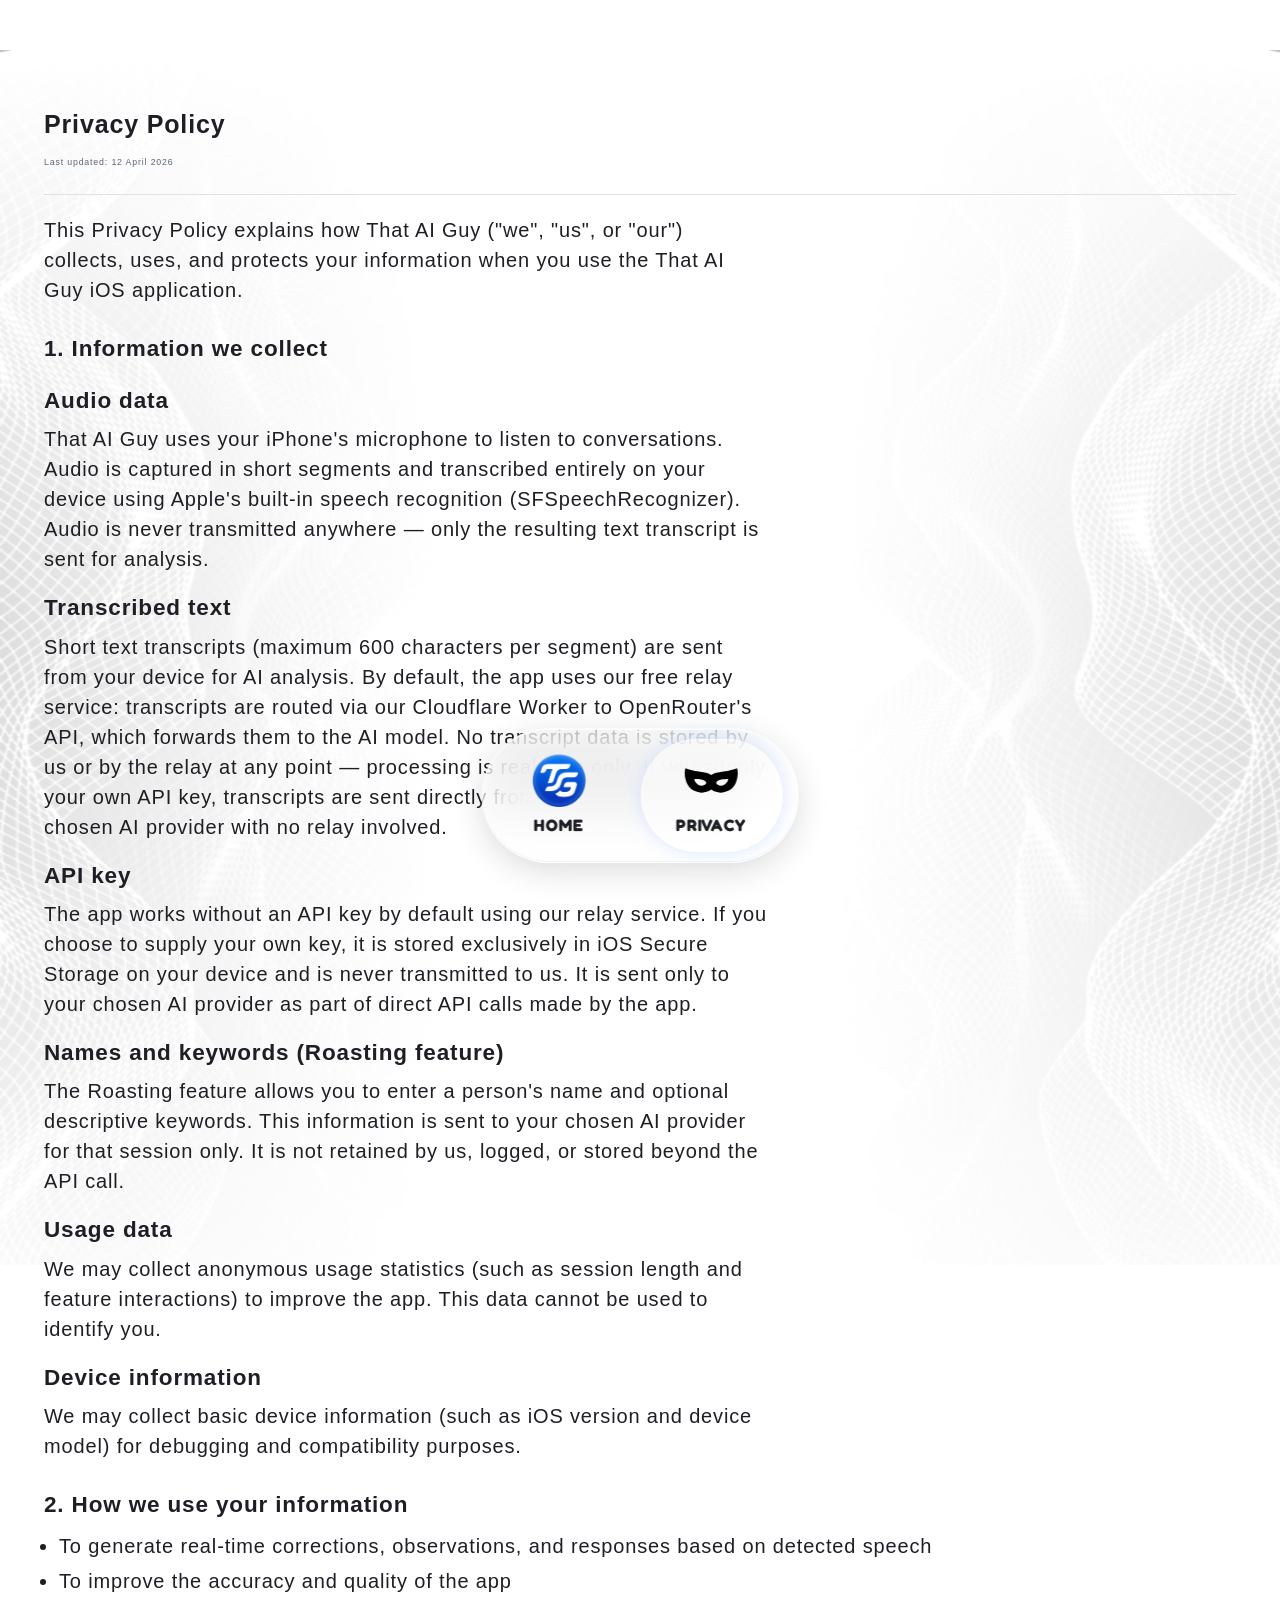
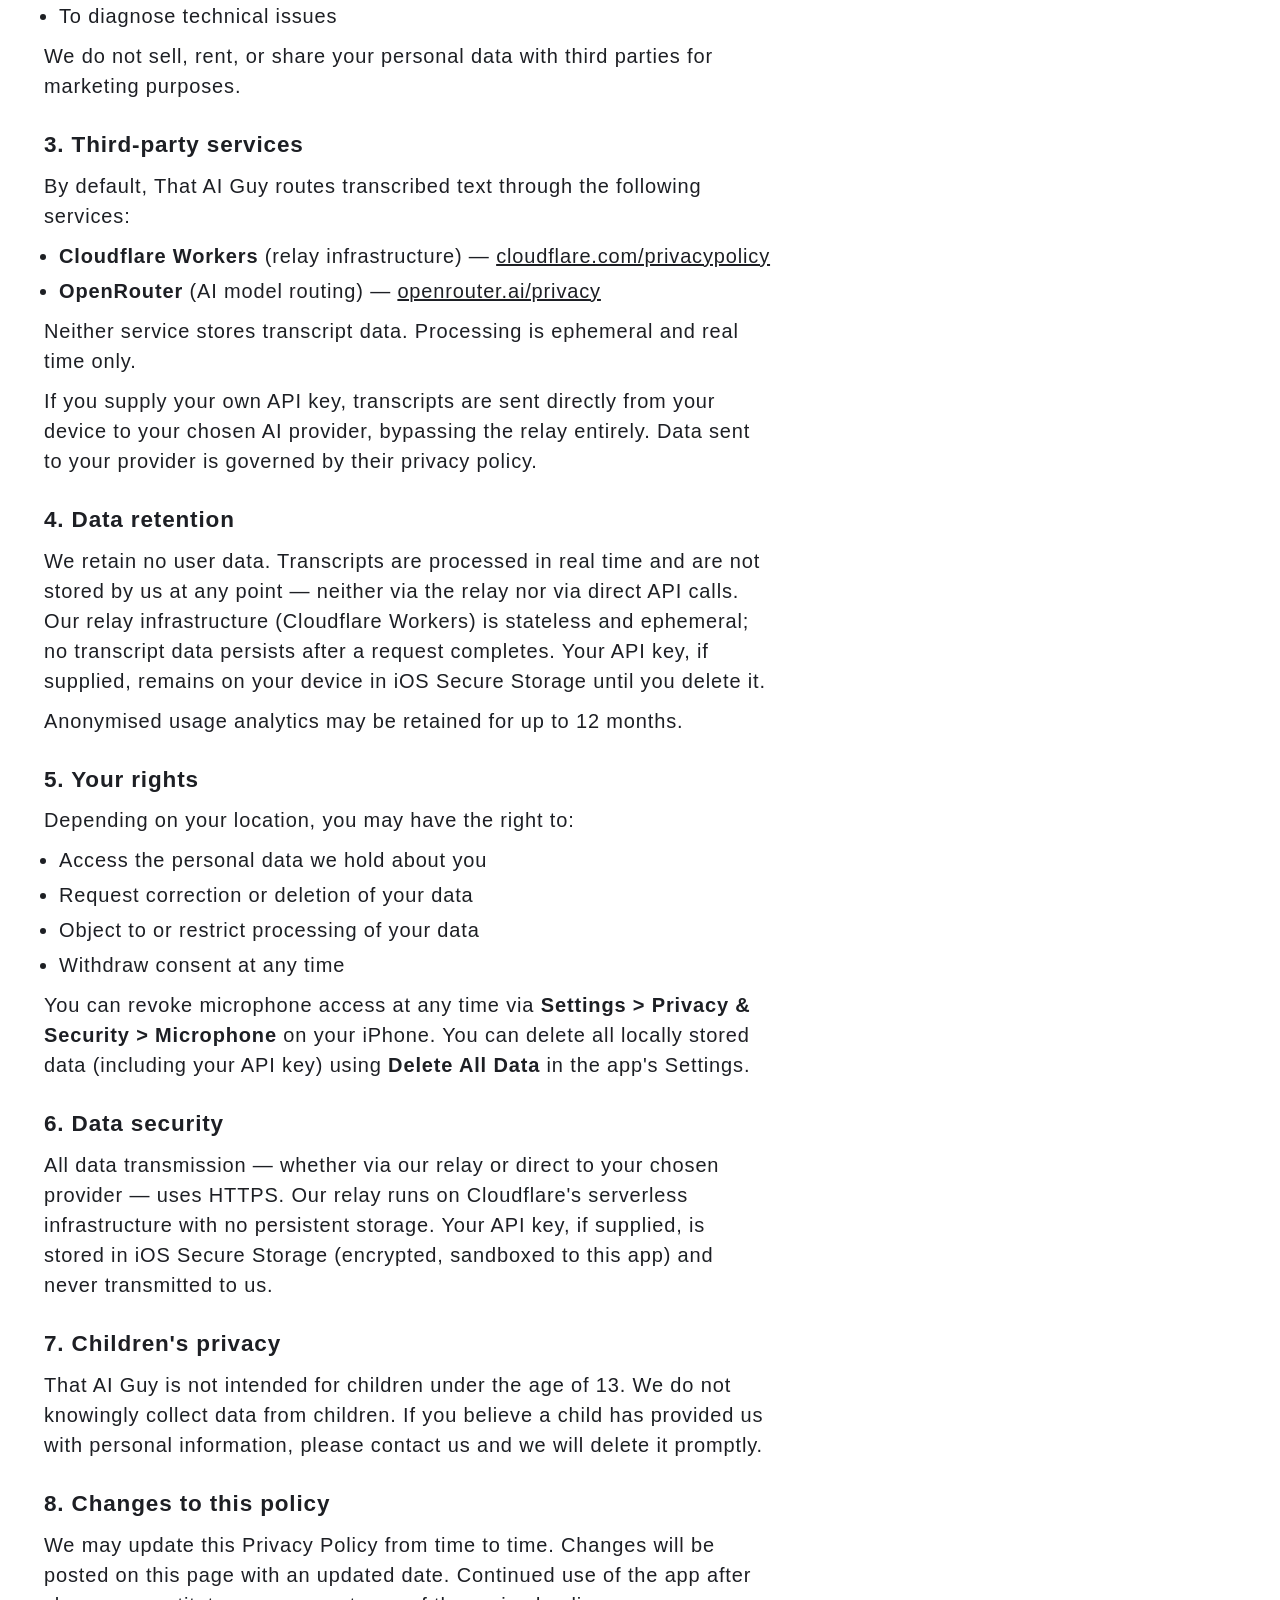
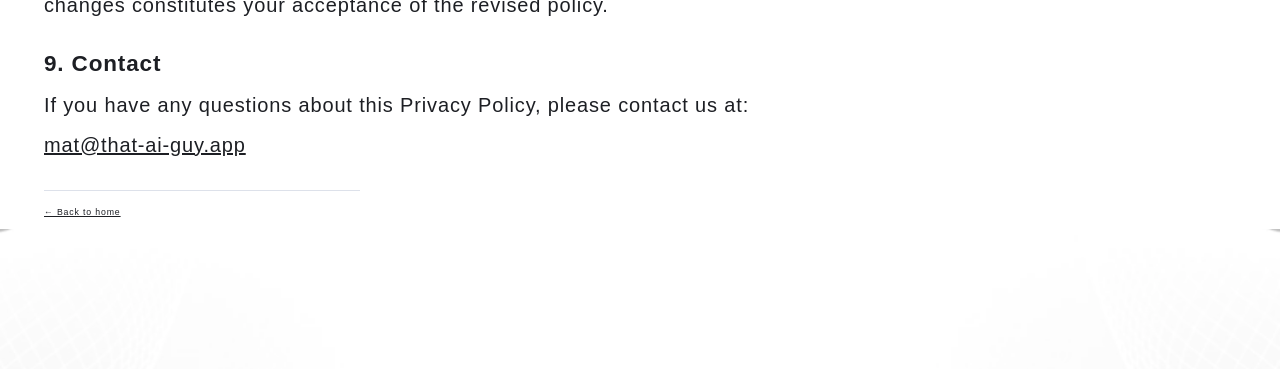
<file: privacy.html>
<!doctype html>
<html lang="en">
<head>
  <meta charset="UTF-8">
  <meta name="viewport" content="width=device-width, initial-scale=1, viewport-fit=cover">
  <title>Privacy Policy — That AI Guy</title>
  <meta name="description" content="Privacy Policy for the That AI Guy iOS app.">
  <meta name="robots" content="noindex">

  <!-- Theme colour for mobile browsers -->
  <meta name="theme-color" content="#f2f4f7" media="(prefers-color-scheme: light)">
  <meta name="theme-color" content="#111318" media="(prefers-color-scheme: dark)">

  <!-- Favicons -->
  <link rel="icon" type="image/svg+xml" href="favicon.svg">
  <link rel="icon" type="image/png" sizes="96x96" href="favicon-96x96.png">
  <link rel="shortcut icon" href="favicon.ico">
  <link rel="apple-touch-icon" sizes="180x180" href="apple-touch-icon.png">
  <link rel="manifest" href="site.webmanifest">


  <!-- Fredoka variable font (300–700) -->
  <link rel="preconnect" href="https://fonts.googleapis.com">
  <link rel="preconnect" href="https://fonts.gstatic.com" crossorigin>
  <link rel="stylesheet" href="https://fonts.googleapis.com/css2?family=Fredoka:wght@300..700&display=swap">

  <!-- Critical styles -->
  <link rel="stylesheet" href="css/global.css">
  <link rel="stylesheet" href="css/theme.css">
</head>
<body class="page-privacy">

  <a class="u-skip-link" href="#main-content">Skip to main content</a>

  <main id="main-content">
    <div class="container">
      <article class="prose-content">
        <header class="prose-header">
          <h1>Privacy Policy</h1>
          <p class="prose-meta">Last updated: <time datetime="2026-04-12">12 April 2026</time></p>
        </header>

        <p>This Privacy Policy explains how That AI Guy ("we", "us", or "our") collects, uses, and protects your information when you use the That AI Guy iOS application.</p>

        <h2>1. Information we collect</h2>
        <h3>Audio data</h3>
        <p>That AI Guy uses your iPhone's microphone to listen to conversations. Audio is captured in short segments and transcribed entirely on your device using Apple's built-in speech recognition (SFSpeechRecognizer). Audio is never transmitted anywhere — only the resulting text transcript is sent for analysis.</p>
        <h3>Transcribed text</h3>
        <p>Short text transcripts (maximum 600 characters per segment) are sent from your device for AI analysis. By default, the app uses our free relay service: transcripts are routed via our Cloudflare Worker to OpenRouter's API, which forwards them to the AI model. No transcript data is stored by us or by the relay at any point — processing is real time only. If you supply your own API key, transcripts are sent directly from your device to your chosen AI provider with no relay involved.</p>
        <h3>API key</h3>
        <p>The app works without an API key by default using our relay service. If you choose to supply your own key, it is stored exclusively in iOS Secure Storage on your device and is never transmitted to us. It is sent only to your chosen AI provider as part of direct API calls made by the app.</p>
        <h3>Names and keywords (Roasting feature)</h3>
        <p>The Roasting feature allows you to enter a person's name and optional descriptive keywords. This information is sent to your chosen AI provider for that session only. It is not retained by us, logged, or stored beyond the API call.</p>
        <h3>Usage data</h3>
        <p>We may collect anonymous usage statistics (such as session length and feature interactions) to improve the app. This data cannot be used to identify you.</p>
        <h3>Device information</h3>
        <p>We may collect basic device information (such as iOS version and device model) for debugging and compatibility purposes.</p>

        <h2>2. How we use your information</h2>
        <ul>
          <li>To generate real-time corrections, observations, and responses based on detected speech</li>
          <li>To improve the accuracy and quality of the app</li>
          <li>To diagnose technical issues</li>
        </ul>
        <p>We do not sell, rent, or share your personal data with third parties for marketing purposes.</p>

        <h2>3. Third-party services</h2>
        <p>By default, That AI Guy routes transcribed text through the following services:</p>
        <ul>
          <li><strong>Cloudflare Workers</strong> (relay infrastructure) — <a href="https://www.cloudflare.com/privacypolicy" target="_blank" rel="noopener noreferrer">cloudflare.com/privacypolicy</a></li>
          <li><strong>OpenRouter</strong> (AI model routing) — <a href="https://openrouter.ai/privacy" target="_blank" rel="noopener noreferrer">openrouter.ai/privacy</a></li>
        </ul>
        <p>Neither service stores transcript data. Processing is ephemeral and real time only.</p>
        <p>If you supply your own API key, transcripts are sent directly from your device to your chosen AI provider, bypassing the relay entirely. Data sent to your provider is governed by their privacy policy.</p>

        <h2>4. Data retention</h2>
        <p>We retain no user data. Transcripts are processed in real time and are not stored by us at any point — neither via the relay nor via direct API calls. Our relay infrastructure (Cloudflare Workers) is stateless and ephemeral; no transcript data persists after a request completes. Your API key, if supplied, remains on your device in iOS Secure Storage until you delete it.</p>
        <p>Anonymised usage analytics may be retained for up to 12 months.</p>

        <h2>5. Your rights</h2>
        <p>Depending on your location, you may have the right to:</p>
        <ul>
          <li>Access the personal data we hold about you</li>
          <li>Request correction or deletion of your data</li>
          <li>Object to or restrict processing of your data</li>
          <li>Withdraw consent at any time</li>
        </ul>
        <p>You can revoke microphone access at any time via <strong>Settings &gt; Privacy &amp; Security &gt; Microphone</strong> on your iPhone. You can delete all locally stored data (including your API key) using <strong>Delete All Data</strong> in the app's Settings.</p>

        <h2>6. Data security</h2>
        <p>All data transmission — whether via our relay or direct to your chosen provider — uses HTTPS. Our relay runs on Cloudflare's serverless infrastructure with no persistent storage. Your API key, if supplied, is stored in iOS Secure Storage (encrypted, sandboxed to this app) and never transmitted to us.</p>

        <h2>7. Children's privacy</h2>
        <p>That AI Guy is not intended for children under the age of 13. We do not knowingly collect data from children. If you believe a child has provided us with personal information, please contact us and we will delete it promptly.</p>

        <h2>8. Changes to this policy</h2>
        <p>We may update this Privacy Policy from time to time. Changes will be posted on this page with an updated date. Continued use of the app after changes constitutes your acceptance of the revised policy.</p>

        <h2>9. Contact</h2>
        <p>If you have any questions about this Privacy Policy, please contact us at:</p>
        <address>
          <a href="mailto:mat@that-ai-guy.app">mat@that-ai-guy.app</a>
        </address>

        <p class="prose-footer-note"><a href="index.html">&larr; Back to home</a></p>
      </article>
    </div>
  </main>

  <!-- Bottom navigation — Liquid Glass -->
  <nav class="bottom-nav glass" aria-label="Site navigation">
    <a href="index.html" class="bottom-nav-item">
      <img
        src="assets/components/logo-tg.svg"
        alt="That AI Guy"
        class="bottom-nav-icon"
        width="28"
        height="28"
        aria-hidden="true"
      >
      <span class="bottom-nav-label">Home</span>
    </a>
    <a href="privacy.html" class="bottom-nav-item is-active" aria-current="page">
      <img
        src="assets/icons/privacy-policy.svg"
        alt="Privacy Policy"
        class="bottom-nav-icon"
        width="28"
        height="28"
        aria-hidden="true"
      >
      <span class="bottom-nav-label">Privacy</span>
    </a>
  </nav>

</body>
</html>
</file>
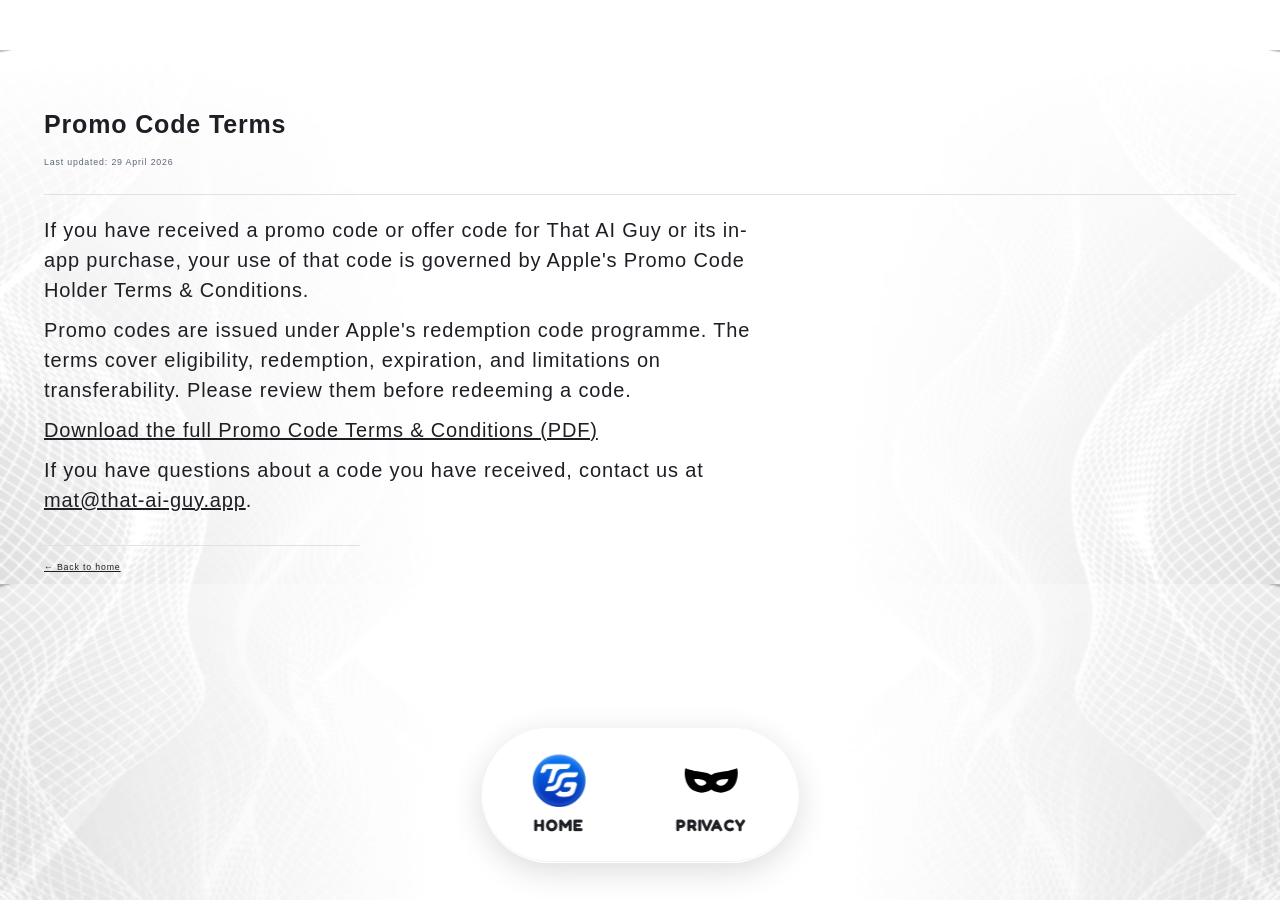
<file: promo-terms.html>
<!doctype html>
<html lang="en">
<head>
  <meta charset="UTF-8">
  <meta name="viewport" content="width=device-width, initial-scale=1, viewport-fit=cover">
  <title>Promo Code Terms — That AI Guy</title>
  <meta name="description" content="Promo code and offer code terms and conditions for the That AI Guy iOS app.">
  <meta name="robots" content="noindex">

  <!-- Theme colour for mobile browsers -->
  <meta name="theme-color" content="#f2f4f7" media="(prefers-color-scheme: light)">
  <meta name="theme-color" content="#111318" media="(prefers-color-scheme: dark)">

  <!-- Favicons -->
  <link rel="icon" type="image/svg+xml" href="favicon.svg">
  <link rel="icon" type="image/png" sizes="96x96" href="favicon-96x96.png">
  <link rel="shortcut icon" href="favicon.ico">
  <link rel="apple-touch-icon" sizes="180x180" href="apple-touch-icon.png">
  <link rel="manifest" href="site.webmanifest">


  <!-- Fredoka variable font (300–700) -->
  <link rel="preconnect" href="https://fonts.googleapis.com">
  <link rel="preconnect" href="https://fonts.gstatic.com" crossorigin>
  <link rel="stylesheet" href="https://fonts.googleapis.com/css2?family=Fredoka:wght@300..700&display=swap">

  <!-- Critical styles -->
  <link rel="stylesheet" href="css/global.css">
  <link rel="stylesheet" href="css/theme.css">
</head>
<body class="page-privacy">

  <a class="u-skip-link" href="#main-content">Skip to main content</a>

  <main id="main-content">
    <div class="container">
      <article class="prose-content">
        <header class="prose-header">
          <h1>Promo Code Terms</h1>
          <p class="prose-meta">Last updated: <time datetime="2026-04-29">29 April 2026</time></p>
        </header>

        <p>If you have received a promo code or offer code for That AI Guy or its in-app purchase, your use of that code is governed by Apple's Promo Code Holder Terms &amp; Conditions.</p>

        <p>Promo codes are issued under Apple's redemption code programme. The terms cover eligibility, redemption, expiration, and limitations on transferability. Please review them before redeeming a code.</p>

        <p><a href="docs/That%20AI%20Guy_promocode.pdf" download>Download the full Promo Code Terms &amp; Conditions (PDF)</a></p>

        <p>If you have questions about a code you have received, contact us at <a href="mailto:mat@that-ai-guy.app">mat@that-ai-guy.app</a>.</p>

        <p class="prose-footer-note"><a href="index.html">&larr; Back to home</a></p>
      </article>
    </div>
  </main>

  <!-- Bottom navigation — Liquid Glass -->
  <nav class="bottom-nav glass" aria-label="Site navigation">
    <a href="index.html" class="bottom-nav-item">
      <img
        src="assets/components/logo-tg.svg"
        alt="That AI Guy"
        class="bottom-nav-icon"
        width="28"
        height="28"
        aria-hidden="true"
      >
      <span class="bottom-nav-label">Home</span>
    </a>
    <a href="privacy.html" class="bottom-nav-item">
      <img
        src="assets/icons/privacy-policy.svg"
        alt="Privacy Policy"
        class="bottom-nav-icon"
        width="28"
        height="28"
        aria-hidden="true"
      >
      <span class="bottom-nav-label">Privacy</span>
    </a>
  </nav>

</body>
</html>
</file>
<file: css/global.css>
/* ==========================================================================
   GLOBAL STYLES — That AI Guy
   ==========================================================================
   1.  Design tokens
   2.  Reset
   3.  Base elements
   4.  Typography
   5.  Layout
   6.  Components — Buttons
   7.  Components — Forms
   8.  Components — Alerts
   9.  Utilities
========================================================================== */

/* ==========================================================================
   Imports
========================================================================== */

@import url("grid.css");
@import url("utilities.css");
@import url("badges.css");
@import url("global-xtra.css");
/* slider.css is imported by theme.css — do not duplicate here */

/* ==========================================================================
   1. Design tokens
========================================================================== */

:root {
  /* Colour — light mode */
  --color-bg:                   #ffffff;
  --color-surface:              #f2f4f7;
  --color-border:               #dde1ea;
  --color-text:                 #1d1f24;
  --color-text-muted:           #5a6375;
  --color-btn-primary-bg:       #a1b1ca;
  --color-btn-primary-text:     #1d1f24;
  --color-btn-secondary-bg:     #3e3b1b;
  --color-btn-secondary-text:   #a1b1ca;
  --color-focus:                #4a7fcb;
  --color-alert-info-bg:        #eaf2ff;
  --color-alert-info-text:      #1d3a6b;
  --color-alert-success-bg:     #e8f9ef;
  --color-alert-success-text:   #1a5c35;
  --color-alert-warning-bg:     #fff8e6;
  --color-alert-warning-text:   #6b4800;
  --color-alert-error-bg:       #ffeaea;
  --color-alert-error-text:     #6b1a1a;

  /* Typography */
  --font-body:                  Arial, Helvetica, sans-serif;
  --font-heading:               Verdana, Arial, sans-serif;
  --font-size-base:             1.8rem;
  --font-size-xsm:              0.875rem;
  --font-size-sm:               1.2rem;
  --font-size-md:               1.8rem;
  --font-size-lg:               2rem;
  --font-size-xl:               2.25rem;
  --font-size-2xl:              2.5rem;
  --font-size-3xl:              2.75rem;
  --font-size-4xl:              3rem;
  --font-weight-light:          300;
  --font-weight-body:           400;
  --font-weight-heading:        700;
  --line-height-body:           1.5;
  --line-height-heading:        1.66;
  --line-height-component:      1.125;

  /* Spacing (rem) */
  --space-1:   0.25rem;
  --space-2:   0.5rem;
  --space-3:   0.75rem;
  --space-4:   1rem;
  --space-5:   1.25rem;
  --space-6:   1.5rem;
  --space-8:   2rem;
  --space-10:  2.5rem;
  --space-12:  3rem;
  --space-16:  4rem;
  --space-20:  5rem;
  --space-24:  6rem;
  --letter-space:   0.085rem;
  --letter-space-lg:   0.125rem;
  --letter-space-sm:   0.01rem;

  /* Layout */
  --max-width:          1280px;
  --min-width:          320px;
  --min-element-width:  288px;
  --grid-gutter:        1rem;
  --grid-cols:          12;

  /* Border radius */
  --radius-sm:    0.25rem;
  --radius-md:    0.5rem;
  --radius-lg:    1rem;
  --radius-xl:    1.5rem;
  --radius-pill:  9999px;

  /* Shadows */
  --shadow-sm:  0 1px 3px rgb(0 0 0 / 0.08);
  --shadow-md:  0 4px 12px rgb(0 0 0 / 0.1);
  --shadow-lg:  0 8px 24px rgb(0 0 0 / 0.14);

  /* Transitions */
  --transition-fast:  150ms ease;
  --transition-base:  250ms ease;
  --transition-slow:  400ms ease;
}

/* Dark mode tokens are in @media (prefers-color-scheme: dark) blocks in theme.css.
No JS required — the browser applies them natively. */


/* ==========================================================================
   2. Reset
========================================================================== */

*,
*::before,
*::after {
  box-sizing: border-box;
}

* {
  margin: 0;
  padding: 0;
}

html {
  scroll-behavior: smooth;
  -webkit-text-size-adjust: 100%;
  font-size: 62.5%; 
  background-color: var(--color-bg);
  color: var(--color-text);
  font-family: var(--font-body);
  line-height: var(--line-height-body);
  letter-spacing: 0.085em;
}

body {
  min-height: 100dvh;
  overflow-x: clip;
}


@media (prefers-reduced-motion: reduce) {
  html {
    scroll-behavior: auto;
  }

  *,
  *::before,
  *::after {
    animation-duration: 0.01ms !important;
    animation-iteration-count: 1 !important;
    transition-duration: 0.01ms !important;
  }
}

img,
video,
svg {
  display: block;
  max-width: 100%;
}

input,
button,
textarea,
select {
  font: inherit;
}


/* ==========================================================================
   3. Base elements
========================================================================== */

:focus-visible {
  border-radius: var(--radius-sm);
  outline: 2px solid var(--color-focus);
  outline-offset: 3px;
}

::selection {
  background-color: var(--color-btn-primary-bg);
  color: var(--color-btn-primary-text);
}

hr {
  border: none;
  border-top: 1px solid var(--color-border);
  margin-block: var(--space-8);
}


/* ==========================================================================
   4. Typography
========================================================================== */

h1,
h2,
h3,
h4,
h5,
h6 {
  font-family: var(--font-heading);
  font-weight: var(--font-weight-heading);
  line-height: var(--line-height-heading);
}

h1 { font-size: var(--font-size-4xl); }
h2 { font-size: var(--font-size-3xl); }
h3 { font-size: var(--font-size-xl); }
h4 { font-size: var(--font-size-lg); }
h5 { font-size: var(--font-size-base); }
h6 { font-size: var(--font-size-xsm); }

/* Desktop heading fluid overrides are in theme.css — do not add here */

p {
  font-size: var(--font-size-lg);
  max-width: 65ch; /* prose default — override in theme.css for promo context */
}

a {
  color: var(--color-text);
  transition: opacity var(--transition-fast);
}

a:hover {
  opacity: 0.75;
}

a:active {
  opacity: 0.85;
}

a:visited {
  opacity: 0.9;
}

strong {
  font-weight: bold;
}

em {
  font-style: italic;
}

small {
  font-size: var(--font-size-xsm);
}

address {
  font-style: normal;
}

time {
  white-space: nowrap;
}

/* Prose content (long-form pages like privacy) */
.prose-content h1 { margin-bottom: var(--space-4); }
.prose-content h2 { margin-bottom: var(--space-3); margin-top: var(--space-10); }
.prose-content h3 { margin-bottom: var(--space-2); margin-top: var(--space-6); }
.prose-content p { margin-bottom: var(--space-4); }

.prose-content ul,
.prose-content ol {
  margin-bottom: var(--space-4);
  padding-inline-start: var(--space-6);
}

.prose-content li {
  font-size: var(--font-size-lg);
  margin-bottom: var(--space-2);
}

.prose-header {
  border-bottom: 1px solid var(--color-border);
  margin-bottom: var(--space-8);
  padding-bottom: var(--space-6);
  padding-top: var(--space-12);
}

.prose-meta {
  color: var(--color-text-muted);
  font-size: var(--font-size-xsm);
  margin-block-start: var(--space-2);
}

.prose-footer-note {
  border-top: 1px solid var(--color-border);
  color: var(--color-text-muted);
  font-size: var(--font-size-xsm);
  margin-top: var(--space-12);
  padding-top: var(--space-6);
}

.patent-notice {
  color: var(--color-text-muted);
  font-size: calc(var(--font-size-xsm) + 0.1rem);
  opacity: 0.5;
  padding-block: var(--space-4);
  text-align: center;
  max-width: 100%;
}


/* ==========================================================================
   5. Layout
========================================================================== */

/* Base space */
main {
  margin-inline: auto;
  min-width: var(--min-width);
  max-width: var(--max-width);
  padding: 1.2rem 1.2rem 0;
  position: relative;
  z-index: 1;
  overflow-x: clip; /* load-bearing — overflow-x: clip on sections alone doesn't reliably clip position:absolute descendants without a BFC */
}

@media (width >= 76.8rem) {
  main {
    padding: 2.4rem 2.4rem 0;
  }
}

.container {
  margin-inline: auto;
  max-width: var(--max-width);
  padding-inline: var(--grid-gutter);
  width: 100%;
}

@media (width >= 76.8rem) {
  .container {
    padding-inline: calc(var(--grid-gutter) * 2);
  }
}

@media (width >= 128rem) {
  .container {
    padding-inline: calc(var(--grid-gutter) * 4);
  }
}

.grid {
  display: flex;
  flex-wrap: wrap;
  gap: var(--grid-gutter);
}

.section {
  padding-block: var(--space-16);
}

@media (width >= 76.8rem) {
  .section {
    padding-block: var(--space-24);
  }
}

.section-alt {
  background-color: var(--color-surface);
}

.section-header {
  margin-bottom: var(--space-12);
  margin-inline: auto;
  max-width: 48rem;
  text-align: center;
}

.section-title {
  margin-bottom: var(--space-3);
}

.section-subtitle {
  color: var(--color-text-muted);
}




/* ==========================================================================
   6. Components — Buttons
========================================================================== */

.btn {
  align-items: center;
  border: 2px solid transparent;
  border-radius: var(--radius-pill);
  cursor: pointer;
  display: inline-flex;
  font-family: var(--font-body);
  font-size: var(--font-size-base);
  font-weight: bold;
  gap: var(--space-2);
  justify-content: center;
  line-height: 1;
  min-height: 2.75rem;
  padding-block: 0.75em;
  padding-inline: 1.5em;
  text-decoration: none;
  transition: filter var(--transition-fast), transform var(--transition-fast);
  white-space: nowrap;
}

.btn:hover {
  filter: brightness(1.08);
  opacity: 1;
  transform: translateY(-1px);
}

.btn:active {
  filter: brightness(0.96);
  transform: translateY(0);
}

.btn-primary {
  background-color: var(--color-btn-primary-bg);
  color: var(--color-btn-primary-text);
}

.btn-secondary {
  background-color: var(--color-btn-secondary-bg);
  color: var(--color-btn-secondary-text);
}

.btn-outline {
  background-color: transparent;
  border-color: var(--color-text);
  color: var(--color-text);
}

.btn-outline:hover {
  background-color: var(--color-text);
  color: var(--color-bg);
}

.btn-lg {
  font-size: var(--font-size-lg);
  min-height: 3.5rem;
  padding-block: 1em;
  padding-inline: 2em;
}

.btn-sm {
  font-size: var(--font-size-xsm);
  min-height: 2.25rem;
  padding-block: 0.5em;
  padding-inline: 1em;
}

.btn-icon-only {
  align-items: center;
  background: transparent;
  border: none;
  border-radius: var(--radius-sm);
  cursor: pointer;
  display: inline-flex;
  justify-content: center;
  min-height: 2.75rem;
  min-width: 2.75rem;
  padding: var(--space-2);
  transition: background-color var(--transition-fast);
}

.btn-icon-only:hover {
  background-color: var(--color-surface);
}

.btn-icon {
  flex-shrink: 0;
}


/* ==========================================================================
   7. Components — Forms
========================================================================== */

.form-group {
  display: flex;
  flex-direction: column;
  gap: var(--space-2);
  margin-bottom: var(--space-5);
}

.form-label {
  font-size: var(--font-size-xsm);
  font-weight: bold;
}

.form-input,
.form-select,
.form-textarea {
  background-color: var(--color-bg);
  border: 2px solid var(--color-border);
  border-radius: var(--radius-md);
  color: var(--color-text);
  display: block;
  font-family: var(--font-body);
  font-size: var(--font-size-lg);
  min-height: 3rem;
  padding-block: var(--space-3);
  padding-inline: var(--space-4);
  transition: border-color var(--transition-fast);
  width: 100%;
}

.form-input:focus,
.form-select:focus,
.form-textarea:focus {
  border-color: var(--color-focus);
  outline: none;
}

.form-input::placeholder,
.form-textarea::placeholder {
  color: var(--color-text-muted);
}

.form-textarea {
  min-height: 8rem;
  resize: vertical;
}

.form-hint {
  color: var(--color-text-muted);
  font-size: var(--font-size-xsm);
}

.form-error {
  color: var(--color-alert-error-text);
  font-size: var(--font-size-xsm);
}

.form-input.is-invalid,
.form-textarea.is-invalid {
  border-color: var(--color-alert-error-text);
}


/* ==========================================================================
   8. Components — Alerts
========================================================================== */

.alert {
  border-left: 4px solid currentColor;
  border-radius: var(--radius-md);
  font-size: var(--font-size-base);
  padding: var(--space-4) var(--space-5);
}

.alert-info {
  background-color: var(--color-alert-info-bg);
  color: var(--color-alert-info-text);
}

.alert-success {
  background-color: var(--color-alert-success-bg);
  color: var(--color-alert-success-text);
}

.alert-warning {
  background-color: var(--color-alert-warning-bg);
  color: var(--color-alert-warning-text);
}

.alert-error {
  background-color: var(--color-alert-error-bg);
  color: var(--color-alert-error-text);
}


/* ==========================================================================
   9. Utilities
========================================================================== */

/* Skip link — visually hidden until focused */
.u-skip-link {
  background-color: var(--color-bg);
  border: 2px solid var(--color-focus);
  border-radius: var(--radius-sm);
  color: var(--color-text);
  font-weight: bold;
  left: var(--space-4);
  padding: var(--space-3) var(--space-5);
  position: absolute;
  text-decoration: none;
  top: var(--space-4);
  transform: translateY(-200%);
  transition: transform var(--transition-fast);
  z-index: 9999;
}

.u-skip-link:focus {
  transform: translateY(0);
}

/* Visually hidden — accessible but invisible */
.u-visually-hidden {
  clip: rect(0 0 0 0);
  clip-path: inset(50%);
  height: 1px;
  overflow: hidden;
  position: absolute;
  white-space: nowrap;
  width: 1px;
}

/* Text alignment */
.u-text-center  { text-align: center; }
.u-text-start   { text-align: start; }
.u-text-end     { text-align: end; }

/* Display */
.u-block        { display: block; }
.u-inline-block { display: inline-block; }
.u-flex         { display: flex; }
.u-hidden       { display: none; }

/* Spacing */
.u-mt-auto      { margin-top: auto; }
.u-mb-0         { margin-bottom: 0; }

/* Color */
.u-text-muted   { color: var(--color-text-muted); }

/* Orientation */
@media (orientation: landscape) and (max-height: 500px) {
  .u-hide-landscape-mobile {
    display: none;
  }
}
</file>
<file: css/theme.css>
/* ==========================================================================
   THEME — That AI Guy Promo Page
   ==========================================================================
   1.  Font (Fredoka via Google Fonts)
   2.  Theme tokens — light / dark (via prefers-color-scheme)
   3.  Global type overrides
   3a. Background decorators (mobile only)
   4.  Hide default header
   5.  Promo page — global layout
   6.  Section: Intro (logo float + text wrap)
   7.  Section: Features (text left, phone + bubbles right)
   8.  Section: Roast (phones left, text right)
   9.  Section: Reviews / Slider
   10. Section: Sign-off
   11. Section: Download
   12. Bottom navigation — Liquid Glass
   13. Theme toggle button
========================================================================== */

/* ==========================================================================
   Imports
========================================================================== */
@import url("svg-variables.css");
@import url("stars.css");
@import url("slider.css");
@import url("reviews.css");
@import url("speech-bubbles.css");
@import url("codewall.css");
@import url("top-bg-fx.css");
@import url("iphone.css");
@import url("scissors.css");
@import url("qr.css");

/* ==========================================================================
   1. Font
========================================================================== */

/* Fredoka variable (300–700) loaded via Google Fonts in HTML <head> */


/* ==========================================================================
   2. Theme tokens
========================================================================== */


:root {
  --font-body: 'Trebuchet MS', 'Palatino', 'Baskerville', sans-serif;
  --font-heading: 'Gill Sans', Verdana, Arial, sans-serif;
  --font-brand: 'Fredoka', Verdana, Arial, sans-serif;
  --font-custom1: 'Gill Sans', 'Gill Sans MT', Calibri, 'Trebuchet MS', sans-serif;
  --font-custom2: 'Trebuchet MS', 'Lucida Sans Unicode', 'Lucida Grande', 'Lucida Sans', Arial, sans-serif;
  --font-custom3: 'Segoe UI', Tahoma, Geneva, Verdana, sans-serif;
}


:root {
  /* Colour */
  --color-tg:                   #045ada;
  --color-bg:                   #ffffff;
  --color-surface:              #f2f4f7;
  --color-border:               #dde1ea;
  --color-text:                 #1d1f24;
  --color-text-muted:           #5a6375;
  --color-btn-primary-bg:       #a1b1ca;
  --color-btn-primary-text:     #1d1f24;
  --color-btn-secondary-bg:     #3e3b1b;
  --color-btn-secondary-text:   #a1b1ca;
  --color-focus:                #4a7fcb;
  --color-alert-info-bg:        #eaf2ff;
  --color-alert-info-text:      #1d3a6b;
  --color-alert-success-bg:     #e8f9ef;
  --color-alert-success-text:   #1a5c35;
  --color-alert-warning-bg:     #fff8e6;
  --color-alert-warning-text:   #6b4800;
  --color-alert-error-bg:       #ffeaea;
  --color-alert-error-text:     #6b1a1a;
  --shadow-sm:                  0 1px 3px rgb(0 0 0 / 0.08);
  --shadow-md:                  0 4px 12px rgb(0 0 0 / 0.1);
  --shadow-lg:                  0 8px 24px rgb(0 0 0 / 0.14);
  /* Stars */
  --color-star-active:          #a1b1ca;
  --color-star-inactive:        #5a6375;
  /* Navigation */
  --nav-glass-bg:               rgba(255, 255, 255, 0.40);
  --nav-glass-border:           rgba(255, 255, 255, 0.65);
  --nav-glass-shadow:           rgba(0, 0, 0, 0.14);
  --nav-glass-highlight:        rgba(255, 255, 255, 0.85);
  --nav-active-bg:              rgba(255, 255, 255, 0.45);
  --nav-active-glow:            rgba(200, 220, 255, 0.7);
  --nav-text:                   #1d1f24;
  --toggle-bg:                  rgba(0, 0, 0, 0.08);
  --toggle-border:              rgba(0, 0, 0, 0.12);
  --text-gradient:                radial-gradient(circle at 100% 30%, rgba(22, 65, 255, 0.8), rgba(31, 81, 196, 0.2) 80%), 
                                  radial-gradient(circle at 100% 40%, rgba(20, 114, 255, 0.8), rgba(60, 190, 246, 0.1) 50%), 
                                  radial-gradient(circle at 55% 300%, rgba(20,25,250,.87), rgba(70, 155, 230, 0.5) 80%), 
                                  radial-gradient(circle at 50% 50%, rgba(22, 5, 119, 0.87), rgba(25, 36, 111, 0.5) 80%), 
                                  radial-gradient(circle at 20% 100%, rgba(71, 175, 240, 0.95), rgba(200,222,255,.70) 90%);
}

@media (prefers-color-scheme: dark) {
  :root {
    /* Colour */
    --color-bg:                   #0b0d10;
    --color-tg:                   #3a7abf;
    --color-surface:              #1a1d28;
    --color-border:               #2c3044;
    --color-text:                 #a1b1ca;
    --color-text-muted:           #6b7a94;
    --color-btn-primary-bg:       #1d1f24;
    --color-btn-primary-text:     #a1b1ca;
    --color-btn-secondary-bg:     #ebe6b7;
    --color-btn-secondary-text:   #1d1f24;
    --color-focus:                #7aaff0;
    --color-alert-info-bg:        #1a2540;
    --color-alert-info-text:      #90b8f0;
    --color-alert-success-bg:     #152a1e;
    --color-alert-success-text:   #7fcfa0;
    --color-alert-warning-bg:     #2a2005;
    --color-alert-warning-text:   #d4a845;
    --color-alert-error-bg:       #2a0f0f;
    --color-alert-error-text:     #d48080;
    --shadow-sm:                  0 1px 3px rgb(0 0 0 / 0.3);
    --shadow-md:                  0 4px 12px rgb(0 0 0 / 0.4);
    --shadow-lg:                  0 8px 24px rgb(0 0 0 / 0.5);
    /* Stars */
    --color-star-active:          #a1b1ca;
    --color-star-inactive:        #6b7a94;
    /* Navigation */
    --nav-glass-bg:               rgba(15, 18, 28, 0.65);
    --nav-glass-border:           rgba(255, 255, 255, 0.12);
    --nav-glass-shadow:           rgba(0, 0, 0, 0.55);
    --nav-glass-highlight:        rgba(255, 255, 255, 0.10);
    --nav-active-bg:              rgba(255, 255, 255, 0.14);
    --nav-active-glow:            rgba(80, 140, 255, 0.50);
    --nav-text:                   #a1b1ca;
    --toggle-bg:                  rgba(255, 255, 255, 0.10);
    --toggle-border:              rgba(255, 255, 255, 0.15);
    --text-gradient:                radial-gradient(circle at 100% 30%, rgba(100, 150, 255, 0.95), rgba(150, 190, 255, 0.40) 80%),
                                    radial-gradient(circle at 100% 40%, rgba(80, 180, 255, 0.90), rgba(140, 220, 255, 0.30) 50%),
                                    radial-gradient(circle at 55% 300%, rgba(90, 120, 255, 0.90), rgba(120, 180, 255, 0.50) 80%),
                                    radial-gradient(circle at 50% 50%, rgba(140, 80, 255, 0.85), rgba(170, 140, 255, 0.50) 80%),
                                    radial-gradient(circle at 20% 100%, rgba(100, 210, 255, 0.95), rgba(200, 235, 255, 0.80) 90%);
  }
}


/* ==========================================================================
   3. Global type overrides
========================================================================== */

html {
  background-color: var(--color-bg);
  color: var(--color-text);
  transition: background-color 0.3s ease, color 0.3s ease;
  font-family: var(--font-body);
  letter-spacing: var(--letter-space);
  line-height: var(--line-height-body);
  font-weight: var(--font-weight-body);
}

/* Mobile: fixed font sizes — base for all inherited elements */
body {
  font-size: var(--font-size-lg);
  /* Top padding creates the stage for the fixed logo circle peeking from top */
  padding-top: 5rem;
  /* Extra bottom padding so content clears the fixed nav */
  padding-bottom: calc(14rem + env(safe-area-inset-bottom, 0px));
}

h1,
h2,
h3,
h4,
h5,
h6 {
  font-family: var(--font-heading);
  font-weight: var(--font-weight-heading);
  line-height: var(--line-height-heading);
}

h1 { font-size: var(--font-size-xl); }
h2,
h3,
h4 { font-size: var(--font-size-lg); }
h5,
h6 { font-size: var(--font-size-base); }

p {
  font-size: var(--font-size-base);
  font-weight: var(--font-weight-body);
  margin: 0;
}

/* Desktop: fluid font sizes — scale from mobile base → proportional max at 1280px.
Formula: clamp(mobile-rem, linear-interp(768px→1280px), max-rem)
Linear form: calc(b + m*vw) avoids mixed rem/px division in calc.
Exceptions (badges, reviews, stars) are pinned in their own stylesheets. */
@media (width >= 76.8rem) {
  body {
    /* 1.2rem → 2rem */
    font-size: clamp(var(--font-size-base), -1.77rem + 3.9vw, var(--font-size-lg));
  }

  h1 {
    /* 1.5rem → 2.5rem */
    font-size: clamp(var(--font-size-xl), -1.77rem + 3.9vw, var(--font-size-2xl));
  }

  h2,
  h3,
  h4 {
    /* 1.333rem → 2.2rem */
    font-size: clamp(var(--font-size-base), -1.77rem + 3.9vw, var(--font-size-xl));
  }

  h5,
  h6 {
    /* 1.25rem → 2rem */
    font-size: clamp(var(--font-size-base), -1.77rem + 3.9vw, var(--font-size-lg));
  }

  p {
    /* 1.2rem → 2rem */
    font-size: clamp(var(--font-size-base), -1.77rem + 3.9vw, var(--font-size-lg));
  }
}

.promo-text p {
  max-width: none; /* override global.css 65ch prose cap */
}

.promo-text p + p {
  margin-top: 3rem;
}

.promo-text p span {
  background: var(--text-gradient);
  background-clip: text;
  color: transparent;
  font-family: var(--font-custom1);
  font-size: 110%;
  letter-spacing: var(--letter-space-sm);
  line-height: 1;
  mix-blend-mode: plus-lighter;
}

.promo-text span > strong {
  font-family: var(--font-custom2);
  font-size: 130%;
  letter-spacing: 0.05rem;
}

.promo-text span > strong > span {
  font-size: 120%;
  font-family: var(--font-custom3);
}

.promo-text em {
  background-image: var(--thataiguySVG);
  background-position: 0 0;
  background-repeat: no-repeat;
  background-size: contain;
  color: var(--color-bg);
  display: inline-block;
  font-size: 0;
  height: 3.5rem;
  margin-bottom: -2.5rem;
  position: relative;
  top: -2.5rem;
  width: 7.5rem;
}

.promo-text em.taig-lg {
  height: 7rem;
  margin-bottom: -3.3rem;
  top: -3.3rem;
  width: 15rem;
}

.promo-text ul, 
.promo-ksps ul {
  filter: brightness(0.6);
  list-style: none;
}

@media (prefers-color-scheme: dark) {
  .promo-text ul, 
  .promo-ksps ul {
    filter: brightness(1);
  }
}

.promo-ksps ul li {
  margin-bottom: 0.33em;
  letter-spacing: var(--letter-space-sm);
  line-height: var(--line-height-body);
  font-size: var(--font-size-base);
}

/* h1 in promo-signature: visually matches the old <ul><li> — body text, not heading size */
.promo-signature h1 {
  filter: brightness(0.6);
  font-family: var(--font-body);
  font-size: var(--font-size-base);
  font-weight: var(--font-weight-body);
  line-height: var(--line-height-body);
}

/* ==========================================================================
   3a. Background decorators (mobile only)
========================================================================== */

body::before,
body::after {
  background-image: url('../assets/bgs/wavegrid-bg.webp'), url('../assets/bgs/wavegrid-bgr.webp');
  background-position: left bottom, right bottom;
  background-repeat: no-repeat;
  background-size: 40% 100%;
  content: '';
  display: inline-block;
  height: 100vh;
  opacity: 0.33;
  position: fixed;
  width: 100%;
  z-index: -2;
}

body::after {
  transform: rotateY(180deg);
}

@media (prefers-color-scheme: dark) {
  body::before,
  body::after {
    filter: invert(1);
  }
}

/* Parallax drift — mobile only (desktop elements are display:none above).
   Both pseudo-elements are position:fixed so they are stationary by default.
   Keyframes run from -Xvh → 0 (element starts above viewport, drifts down to
   natural position at scroll bottom). Height is extended by the same Xvh so
   the bottom edge always reaches the viewport bottom — no gap at either end.
   Uses CSS individual `translate` so it composes with ::after's transform: rotateY(180deg). */
@media (prefers-reduced-motion: no-preference) {
  @supports (animation-timeline: scroll()) {
    body::before {
      animation-name:            bg-parallax-slow;
      animation-timing-function: linear;
      animation-timeline:        scroll();
      height: 135vh; /* 100vh + 35vh drift */
    }
    body::after {
      animation-name:            bg-parallax-fast;
      animation-timing-function: linear;
      animation-timeline:        scroll();
      height: 180vh; /* 100vh + 80vh drift */
    }
  }
}

@keyframes bg-parallax-slow {
  from { translate: 0 -35vh; }
  to   { translate: 0 0; }
}

@keyframes bg-parallax-fast {
  from { translate: 0 -80vh; }
  to   { translate: 0 0; }
}


/* Dark mode: codewall base text — overrides hardcoded #1e2460 in codewall.css */
@media (prefers-color-scheme: dark) {
  .promo-codewall {
    color: #8090b8;
  }
}


/* ==========================================================================
   4. Hide default header
========================================================================== */

.site-header {
  display: none;
}


/* ==========================================================================
   5. Promo page — global layout
========================================================================== */

/* Section spacing */
.promo-section {
  margin-bottom: 3rem;
}

@media (width >= 76.8rem) {
  .promo-section {
    margin-bottom: 5rem;
  }
}

/* Section divider — subtle liquid-glass rule with centred speech emoji */
.section-divider {
  border: none;
  margin: 5rem var(--grid-gutter);
  opacity: 0.4;
  position: relative;
  text-align: center;
}

/* The horizontal rule line — fades out at edges, inset shadow for depth */
.section-divider::before {
  background: linear-gradient(to right,
    transparent,
    color-mix(in srgb, var(--color-text) 15%, transparent) 30%,
    color-mix(in srgb, var(--color-text) 15%, transparent) 70%,
    transparent);
  box-shadow: 0 1px 2px color-mix(in srgb, #000000 20%, transparent);
  content: '';
  display: block;
  height: 1px;
  left: 0;
  position: absolute;
  right: 0;
  top: 50%;
}

/* The emoji pill — bg matches page to cut the line, x-padding creates visual gap, inset shadow sinks it */
.section-divider::after {
  background: var(--color-bg);
  border-radius: 4rem;
  box-shadow:
    inset 0 2px 4px color-mix(in srgb, #000000 25%, transparent),
    inset 0 1px 2px color-mix(in srgb, #000000 15%, transparent);
  content: attr(data-emoji);
  display: inline-block;
  font-size: 2.16rem;
  line-height: 1;
  padding: 0.5rem 1.5rem;
  position: relative;
  z-index: 1;
}

/* ==========================================================================
   6. Section: Intro — logo centred behind two columns, shape-outside circles
========================================================================== */

.promo-intro {
  isolation: isolate;
  overflow: hidden;
  position: relative;
}

/* Logo sits behind both columns, near the top */
/* Fluid: 12rem at 320px → 22rem at 768px, locked above */
.promo-logo {
  height: auto;
  left: 50%;
  position: absolute;
  top: 0;
  transform: translateX(-50%);
  width: clamp(12rem, calc(12rem + 10rem * (100vw - 32rem) / 44.8rem), 22rem);
  z-index: -1;
}

/* Two-column flex wrapper */
.promo-text-wrap {
  display: flex;
  gap: 2rem;
}

.promo-col-l,
.promo-col-r {
  flex: 1;
  min-width: 0;
}

/* Left column: float pushes text away from the centre (logo) on the right */
/* Fluid half-width: 6rem at 320px → 11rem at 768px, locked above */
.promo-col-l::before {
  content: '';
  float: right;
  height: clamp(12rem, calc(12rem + 10rem * (100vw - 32rem) / 44.8rem), 22rem);
  shape-outside: circle(clamp(6rem, calc(6rem + 5rem * (100vw - 32rem) / 44.8rem), 11rem) at 100% 50%);
  width: clamp(6rem, calc(6rem + 5rem * (100vw - 32rem) / 44.8rem), 11rem);
}

/* Right column: float pushes text away from the centre (logo) on the left */
/* Width = radius so the circle is never clipped by the float box */
.promo-col-r::before {
  content: '';
  float: left;
  height: clamp(12rem, calc(12rem + 10rem * (100vw - 32rem) / 44.8rem), 22rem);
  shape-outside: circle(clamp(8rem, calc(8rem + 5rem * (100vw - 32rem) / 44.8rem), 13rem) at 0% 50%);
  width: clamp(8rem, calc(8rem + 5rem * (100vw - 32rem) / 44.8rem), 13rem);
}

/* Full-width paragraph below the two columns */
.promo-signature {
  margin: 3rem auto 0;
  width: clamp(32rem, 90vw, 48rem);
}

.promo-signature h1 + p {
  margin: 1rem 0 0;
}


/* ==========================================================================
   6a. Section: Key Selling Points — word carousel
========================================================================== */

.promo-ksps {
  overflow-x: clip;
}

/* ==========================================================================
   6a. Section: Key Selling Points — word carousel
========================================================================== */
/* Hidden on mobile */
.marquee-strip {
  display: none;
}

/* Hidden on mobile */
.orbit-star {
  display: none;
}

/* ==========================================================================
   7. Section: Features — text left, phone + speech bubbles right
========================================================================== */

.promo-text {
  flex: 1;
  min-width: 0;
}


/* ==========================================================================
   9. Section: Reviews / Slider
========================================================================== */
/* reviews.css | slider.css */

/* ==========================================================================
   10. Section: Download
========================================================================== */
/* download-btn.css */


/* ==========================================================================
   12. Bottom navigation — Liquid Glass
========================================================================== */

/* Structure */
.bottom-nav {
  border-radius: 9999px;
  bottom: calc(3.66rem + env(safe-area-inset-bottom, 0px));
  display: flex;
  gap: 2rem;
  left: 50%;
  padding: 0.6rem 0.9rem;
  position: fixed;
  transform: translateX(-50%);
  z-index: 100;
}

/* Glass appearance — applied via .glass modifier in HTML */
.bottom-nav.glass {
  backdrop-filter: blur(24px) saturate(200%);
  background: var(--nav-glass-bg);
  border: 1px solid var(--nav-glass-border);
  box-shadow:
    0 8px 32px var(--nav-glass-shadow),
    inset 0 1px 0 var(--nav-glass-highlight),
    inset 0 -1px 0 rgba(0, 0, 0, 0.05);
}

.bottom-nav-item {
  align-items: center;
  border-radius: 9999px;
  color: var(--nav-text);
  cursor: pointer;
  display: flex;
  flex-direction: column;
  font-family: var(--font-brand);
  font-size: 0.85rem;
  font-weight: bold;
  gap: 0.3rem;
  letter-spacing: 0.07em;
  padding: 0.75rem 1.65rem;
  text-decoration: none;
  text-transform: uppercase;
  transition: background-color 0.2s ease, box-shadow 0.2s ease, transform 0.15s ease;
}

.bottom-nav-icon {
  height: 2.6rem;
  object-fit: contain;
  width: 2.6rem;
}

/* Privacy icon is black SVG — invert to white in dark mode */
@media (prefers-color-scheme: dark) {
  a[href="privacy.html"] .bottom-nav-icon {
    filter: invert(1);
  }
}

.bottom-nav-label {
  display: block;
}

/* Active state — glow */
.bottom-nav-item.is-active {
  background: var(--nav-active-bg);
  box-shadow:
    0 0 18px var(--nav-active-glow),
    inset 0 1px 0 rgba(255, 255, 255, 0.55);
  opacity: 1; /* override a:visited dim */
}

/* Hover */
@media (hover: hover) {
  .bottom-nav-item:not(.is-active):hover {
    background: rgba(255, 255, 255, 0.15);
  }
}

/* Press */
.bottom-nav-item:active {
  transform: scale(0.93);
}

/* Focus — matches active (scale + glow) */
.bottom-nav-item:focus-visible {
  background: var(--nav-active-bg);
  box-shadow:
    0 0 18px var(--nav-active-glow),
    inset 0 1px 0 rgba(255, 255, 255, 0.55);
  outline: none;
  transform: scale(0.93);
}

/* Desktop: 3× scale */
@media (width >= 76.8rem) {
  .bottom-nav {
    padding: 1rem 1.5rem;
  }

  .bottom-nav-item {
    font-size: 1.65rem;
    gap: 0.6rem;
    padding: 1.5rem 3.5rem;
  }

  .bottom-nav-icon {
    height: 5.25rem;
    width: 5.25rem;
  }
}

/* ==========================================================================
   13. Theme toggle button
========================================================================== */

/* Structure */
.theme-toggle {
  border-radius: 9999px;
  cursor: pointer;
  font-size: 1.1rem;
  height: 2.75rem;
  line-height: 1;
  bottom: 1.6rem;
  position: fixed;
  right: 2.2rem;
  transition: background-color 0.2s ease, transform 0.15s ease;
  width: 2.75rem;
  z-index: 100;
}

/* Glass appearance — applied via .glass modifier in HTML */
.theme-toggle.glass {
  backdrop-filter: blur(12px);
  background: var(--toggle-bg);
  border: 1px solid var(--toggle-border);
}

.theme-toggle.glass:hover {
  background: var(--nav-glass-bg);
}

.theme-toggle:active {
  transform: scale(0.93);
}

/* Focus — matches active */
.theme-toggle:focus-visible {
  background: var(--nav-glass-bg);
  outline: none;
  transform: scale(0.93);
}

@media (width >= 76.8rem) {
  .theme-toggle {
    bottom: 2rem;
    font-size: 2rem;
    height: 4.5rem;
    right: 2.5rem;
    width: 4.5rem;
  }
}
</file>
<file: css/glass.css>
/* ==========================================================================
   LIQUID GLASS THEME — That AI Guy
   ==========================================================================
   Applies glassmorphism to opted-in components via the .glass modifier class.
   Structurally independent: link/unlink this file to toggle the theme.
   Components opt in by adding .glass to their container in HTML.

   Pattern:
     HTML  → <div class="component glass">
     CSS   → .component.glass child { ... }   (chained class = theme override)

   Components:
   1. Tokens
   2. Badges  (.badges.glass)
   3. Contact form  (.contact-form.glass)
   4. Reviews  (.promo-reviews.glass)

   Dark mode tokens follow @media (prefers-color-scheme: dark) — same scope as theme.css.
========================================================================== */


/* ==========================================================================
   1. Tokens
========================================================================== */

:root {
  /* Shared */
  --glass-blur:              blur(24px) saturate(200%);

  /* Download button glass — light */
  --glass-btn-bg:            rgba(255, 255, 255, 0.28);
  --glass-btn-border:        rgba(255, 255, 255, 0.65);
  --glass-btn-shine:         rgba(255, 255, 255, 0.90);
  --glass-btn-shadow:        rgba(0, 0, 0, 0.10);

  /* Form glass — light */
  --glass-form-bg:           rgba(255, 255, 255, 0.35);
  --glass-form-input-bg:     rgba(255, 255, 255, 0.50);
  --glass-form-border:       rgba(255, 255, 255, 0.65);
  --glass-form-shine:        rgba(255, 255, 255, 0.90);
  --glass-form-shadow:       rgba(0, 0, 0, 0.12);
  --glass-form-neu-lo:       #a3b1c6;
  --glass-form-neu-hi:       #ffffff;

  /* Review card glass — light */
  --glass-review-bg:         rgba(255, 255, 255, 0.35);
  --glass-review-border:     rgba(255, 255, 255, 0.60);
  --glass-review-shine:      rgba(255, 255, 255, 0.85);
  --glass-review-shadow:     rgba(0, 0, 0, 0.12);

  /* Badge glass — light */
  --glass-badge-bg:          rgba(210, 220, 248, 0.10);
  --glass-badge-fill:        rgba(190, 210, 255, 0.72);
  --glass-badge-border:      rgba(255, 255, 255, 0.65);
  --glass-badge-shine:       rgba(255, 255, 255, 0.90);
  --glass-badge-shadow:      rgba(0, 0, 0, 0.10);
  --glass-badge-ring:        rgba(180, 200, 240, 0.60);
}

@media (prefers-color-scheme: dark) {
  :root {
    /* Form glass — dark */
    --glass-form-bg:           rgba(255, 255, 255, 0.07);
    --glass-form-input-bg:     rgba(255, 255, 255, 0.05);
    --glass-form-border:       rgba(255, 255, 255, 0.14);
    --glass-form-shine:        rgba(255, 255, 255, 0.10);
    --glass-form-shadow:       rgba(0, 0, 0, 0.45);
    --glass-form-neu-lo:       #0a0c12;
    --glass-form-neu-hi:       rgba(255, 255, 255, 0.10);

    /* Review card glass — dark */
    --glass-review-bg:         rgba(255, 255, 255, 0.07);
    --glass-review-border:     rgba(255, 255, 255, 0.12);
    --glass-review-shine:      rgba(255, 255, 255, 0.10);
    --glass-review-shadow:     rgba(0, 0, 0, 0.45);

    /* Download button glass — dark */
    --glass-btn-bg:            rgba(255, 255, 255, 0.06);
    --glass-btn-border:        rgba(255, 255, 255, 0.13);
    --glass-btn-shine:         rgba(255, 255, 255, 0.10);
    --glass-btn-shadow:        rgba(0, 0, 0, 0.40);

    /* Badge glass — dark */
    --glass-badge-bg:          rgba(100, 130, 210, 0.03);
    --glass-badge-fill:        rgba(22, 48, 108, 0.75);
    --glass-badge-border:      rgba(255, 255, 255, 0.13);
    --glass-badge-shine:       rgba(255, 255, 255, 0.10);
    --glass-badge-shadow:      rgba(0, 0, 0, 0.45);
    --glass-badge-ring:        rgba(255, 255, 255, 0.22);
  }
}


/* ==========================================================================
   2. Badges — .badges.glass
   ==========================================================================
   Base CSS (.badges dl) renders a text gradient on a transparent surface
   using background-clip: text + mix-blend-mode: plus-lighter.

   Glass variant overrides the surface to frosted glass, then re-applies the
   gradient directly to dt so badge titles keep their colour. The clip-path
   morph defined in badges.css is untouched — backdrop-filter follows the
   morphing polygon automatically.
========================================================================== */

/* Badge body — frosted glass surface */
.badges.glass dl {
  backdrop-filter: var(--glass-blur);
  background: var(--glass-badge-bg);
  background-clip: border-box;
  box-shadow:
    inset 0 1.5px 0 var(--glass-badge-shine),
    inset 0 0 0 1px var(--glass-badge-border),
    0 6px 20px var(--glass-badge-shadow);
  color: var(--color-text);
  mix-blend-mode: normal;
}

/* Badge title — gradient text preserved on glass surface */
.badges.glass dl dt {
  background: var(--text-gradient);
  background-clip: text;
  border-color: var(--glass-badge-ring);
  color: transparent;
  opacity: 0.5;
}

/* Badge reveal panel — stronger fill for legibility, inherits blur from parent */
.badges.glass dl dd {
  background: var(--glass-badge-fill);
  border-color: var(--glass-badge-border);
}


/* ==========================================================================
   3. Contact form — .contact-form.glass
   ==========================================================================
   Replaces the neumorphic card/pill with frosted glass. Inputs go transparent
   with a glass border. Button keeps its teal CTA identity, gains a glass shine.
   .sent-modal already has .glass in HTML — picks up these same form tokens.
========================================================================== */

/* Form container */
.contact-form.glass {
  backdrop-filter: var(--glass-blur);
  background: var(--glass-form-bg);
  box-shadow:
    inset 0 1.5px 0 var(--glass-form-shine),
    inset 0 0 0 1px var(--glass-form-border),
    0 8px 32px var(--glass-form-shadow),
    10px 10px 20px var(--glass-form-neu-lo),
    -10px -10px 20px var(--glass-form-neu-hi);
}

/* Text — replace hardcoded colours with design system tokens */
.contact-form.glass h2 { color: var(--color-text); }
.contact-form.glass p  { color: var(--color-text-muted); }
.contact-form.glass .input-field i { color: var(--color-text-muted); }

/* Inputs — transparent glass fields */
.contact-form.glass .input-field input {
  background: var(--glass-form-input-bg);
  box-shadow:
    inset 0 0 0 1px var(--glass-form-border),
    inset 6px 6px 10px var(--glass-form-neu-lo),
    inset -6px -6px 10px var(--glass-form-neu-hi);
  color: var(--color-text);
}

.contact-form.glass .input-field input::placeholder {
  color: var(--color-text-muted);
}

.contact-form.glass .input-field input:focus-visible {
  box-shadow:
    inset 0 0 0 1px var(--glass-form-border),
    0 0 0 2px rgba(64, 169, 195, 0.45);
}

/* Button — teal glass capsule */
.contact-form.glass .btn {
  backdrop-filter: var(--glass-blur);
  background: linear-gradient(
    180deg,
    rgba(80, 195, 220, 0.88) 0%,
    rgba(50, 155, 180, 0.88) 100%
  );
  box-shadow:
    inset 0 1.5px 0 rgba(255, 255, 255, 0.55),
    inset 0 0 0 1px rgba(255, 255, 255, 0.25),
    0 4px 14px rgba(64, 169, 195, 0.45),
    5px 5px 15px var(--glass-form-neu-lo),
    -5px -5px 15px var(--glass-form-neu-hi);
}

.contact-form.glass .btn:hover {
  background: linear-gradient(
    180deg,
    rgba(90, 205, 230, 0.92) 0%,
    rgba(60, 165, 190, 0.92) 100%
  );
}

.contact-form.glass .btn:active,
.contact-form.glass .btn:focus-visible {
  box-shadow:
    inset 0 2px 8px rgba(0, 0, 0, 0.22),
    inset 0 0 0 1px rgba(255, 255, 255, 0.20),
    0 2px 6px rgba(64, 169, 195, 0.30),
    5px 5px 15px var(--glass-form-neu-lo),
    -5px -5px 15px var(--glass-form-neu-hi);
}

/* Sent confirmation modal — already has .glass in HTML */
.sent-modal.glass {
  backdrop-filter: var(--glass-blur);
  background: var(--glass-form-bg);
  box-shadow:
    inset 0 1.5px 0 var(--glass-form-shine),
    inset 0 0 0 1px var(--glass-form-border),
    0 8px 32px var(--glass-form-shadow);
}


/* ==========================================================================
   4. Reviews — .promo-reviews.glass
   ==========================================================================
   Targets .slider-card only — .slider__item and all its transforms are
   untouched. backdrop-filter follows the card's border-radius naturally.
========================================================================== */

.promo-reviews.glass .slider-card {
  backdrop-filter: var(--glass-blur);
  background: var(--glass-review-bg);
  box-shadow:
    inset 0 1.5px 0 var(--glass-review-shine),
    inset 0 0 0 1px var(--glass-review-border),
    0 8px 24px var(--glass-review-shadow);
}


/* ==========================================================================
   5. Download button — .promo-download.glass
   ==========================================================================
   Stops the neumorphic keyframe animation — replaces it with a static
   frosted glass surface. Reuses form neumorphic tokens for shadow depth.
   Dark mode uses existing dark glass tokens.
========================================================================== */

/* Stop animation, apply glass surface */
.promo-download.glass .btn-appstore,
.promo-download.glass .btn-appstore:hover {
  /* animation: none; */
  backdrop-filter: var(--glass-blur);
  background: var(--glass-btn-bg);
  box-shadow:
    inset 0 1.5px 0 var(--glass-btn-shine),
    inset 0 0 0 1px var(--glass-btn-border),
    0 8px 32px var(--glass-btn-shadow),
    10px 10px 20px var(--glass-form-neu-lo),
    -10px -10px 20px var(--glass-form-neu-hi);
}

.promo-download.glass .btn-appstore:hover {
  background: rgba(255, 255, 255, 0.38);
}

/* Active / focus — inset glass press */
.promo-download.glass .btn-appstore:active,
.promo-download.glass .btn-appstore:focus-visible {
  animation: none;
  backdrop-filter: var(--glass-blur);
  background: var(--glass-btn-bg);
  box-shadow:
    inset 0 2px 8px rgba(0, 0, 0, 0.18),
    inset 0 0 0 1px var(--glass-btn-border),
    5px 5px 15px var(--glass-form-neu-lo),
    -5px -5px 15px var(--glass-form-neu-hi);
}
</file>
<file: css/contact-form.css>
/* ==========================================================================
   Contact form
   Mobile: centred neumorphic card, fields stacked
   Desktop (>= 768px): horizontal pill bar with logo, fields inline
   ========================================================================== */

.footer-section {
  align-items: center;
  display: flex;
  justify-content: center;
  padding: 2rem 1rem 3rem;
}

@media (width >= 76.8rem) {
  .footer-section {
    padding-bottom: 10rem;
  }
}

/* ---- Card (mobile) ---- */

.contact-form {
  background: #e0e5ec;
  border-radius: 1.5625rem;
  box-shadow: 10px 10px 20px #a3b1c6,
    -10px -10px 20px #ffffff;
  padding: 5rem 4rem;
  text-align: center;
  width: 34rem;
  display: flex;
  flex-direction: column;
}

.contact-form-logo {
  border-radius: 50%;
  box-shadow:
    inset 6px 6px 10px rgba(163, 177, 198, 0.5),
    inset -6px -6px 10px rgba(255, 255, 255, 0.5);
  display: block;
  height: 5rem;
  margin: 0 auto 1.25rem;
  width: 5rem;
}

.contact-form h2 {
  color: var(--color-text);
  font-size: 1.3rem;
  margin-bottom: 0.3125rem;
}

.contact-form p {
  color: #666;
  font-size: 0.9rem;
  margin-bottom: 1.5625rem;
}

/* ---- Inputs ---- */

.contact-form .input-field {
  margin-bottom: 1.25rem;
  position: relative;
}

.contact-form .input-field input {
  background: #e0e5ec;
  border: none;
  border-radius: 0.9375rem;
  box-shadow: inset 6px 6px 10px #a3b1c6,
    inset -6px -6px 10px #ffffff;
  color: var(--color-text);
  font-size: 0.95rem;
  outline: none;
  padding: 1.2rem 1.5rem 1.2rem 4.5rem;
  width: 100%;
}

.contact-form .input-field i {
  color: #666;
  left: 0.9375rem;
  position: absolute;
  top: 50%;
  transform: translateY(-50%);
}

.contact-form .input-field input:focus-visible {
  box-shadow: inset 4px 4px 8px #8fa3ba,
    inset -4px -4px 8px #f0f8ff,
    0 0 0 2px rgba(64, 169, 195, 0.4);
  outline: none;
}

/* ---- Button ---- */

.contact-form .btn {
  background: #40a9c3;
  border: none;
  border-radius: 1.25rem;
  box-shadow: 5px 5px 15px #a3b1c6,
    -5px -5px 15px #ffffff;
  color: white;
  cursor: pointer;
  font-size: 1rem;
  font-weight: 600;
  padding: 0.75rem;
  transition: background 0.2s, box-shadow 0.15s, transform 0.1s;
  width: 100%;
}

.contact-form .btn:hover {
  background: #3a97af;
}

.contact-form .btn:active,
.contact-form .btn:focus-visible {
  background: #3a97af;
  box-shadow: inset 4px 4px 10px rgba(0, 0, 0, 0.18),
    inset -2px -2px 6px rgba(255, 255, 255, 0.15);
  outline: none;
  transform: scale(0.97);
}

/* ---- Bluesky / options line ---- */

.contact-form .options {
  color: #555;
  font-size: 0.85rem;
  margin-top: 0.9375rem;
}

.contact-form .options a {
  color: var(--color-text);
  font-weight: 600;
  text-decoration: none;
}

.contact-form .options a:hover {
  text-decoration: underline;
}

/* ==========================================================================
   Dark mode
   ========================================================================== */

@media (prefers-color-scheme: dark) {
  .contact-form h2 {
    color: #a1b1ca;
  }

  .contact-form p {
    color: #6a7a8a;
  }

  .contact-form {
    background: #1a1d28;
    box-shadow: 10px 10px 20px #0a0c12,
      -10px -10px 20px rgba(255, 255, 255, 0.12);
  }

  .contact-form .input-field input,
  .contact-form .input-message {
    background: #1a1d28;
    box-shadow: inset 6px 6px 10px #0a0c12,
      inset -6px -6px 10px rgba(255, 255, 255, 0.08);
    color: #a1b1ca;
  }

  .contact-form .input-field input::placeholder,
  .contact-form .input-message::placeholder {
    color: #6a7a8a;
  }

  .contact-form .input-field i {
    color: #a1b1ca;
  }

  .contact-form .input-field input:focus-visible {
    box-shadow: inset 4px 4px 8px #080a0f,
      inset -4px -4px 8px #2a3045,
      0 0 0 2px rgba(80, 160, 220, 0.4);
    outline: none;
  }

  .contact-form .btn {
    box-shadow: 5px 5px 15px #0a0c12,
      -5px -5px 15px rgba(255, 255, 255, 0.10);
    color: #1d1f24;
  }

  .contact-form .btn:active,
  .contact-form .btn:focus-visible {
    box-shadow: inset 4px 4px 10px #080a0f,
      inset -2px -2px 6px rgba(255, 255, 255, 0.08);
    outline: none;
  }

  .contact-form .options {
    color: #6a7a8a;
  }

  .contact-form .options a {
    color: #a1b1ca;
  }
}

/* ==========================================================================
   Desktop — horizontal pill bar
   ========================================================================== */

@media (width >= 76.8rem) {
  .contact-form {
    align-items: center;
    border-radius: 2rem;
    display: flex;
    flex-direction: row;
    gap: 1rem;
    max-width: 90rem;
    padding: 1rem 1.5rem;
    position: relative;
    text-align: left;
    width: 100%;

  }

  .contact-form h2,
  .contact-form p,
  .contact-form .options {
    display: none;
  }

  .contact-form-logo {
    border-radius: 0;
    box-shadow: none;
    display: block;
    flex-shrink: 0;
    height: 2.25rem;
    margin: 0;
    width: 2.25rem;
  }

  .contact-form form {
    align-items: center;
    display: flex;
    flex: 1;
    flex-direction: row;
    gap: 0.75rem;
  }

  .contact-form .input-field {
    flex: 1;
    margin-bottom: 0;
    min-width: 0;
  }

  .contact-form .input-field:has(.input-message) {
    flex: 2;
  }

  .contact-form .input-message {
    height: auto;
  }

  .contact-form .btn {
    flex-shrink: 0;
    padding: 1.2rem 1.5rem;
    width: auto;
  }
}

/* ==========================================================================
   Sent confirmation modal
   Shown via :target when page is loaded with #sent hash
   ========================================================================== */

#sent {
  align-items: center;
  display: none;
  inset: 0;
  justify-content: center;
  position: fixed;
  z-index: 200;
}

#sent:target {
  animation: sent-overlay 5s ease forwards;
  display: flex;
}

#sent:target .sent-modal {
  animation: sent-modal-enter 0.4s ease forwards;
}

.sent-modal {
  align-items: center;
  background: var(--color-surface);
  border-radius: 1rem;
  display: flex;
  gap: 1.5rem;
  padding: 1rem 1.5rem;
}

.sent-message {
  color: var(--color-text);
  font-size: 1.1em;
  margin: 0;
}

.sent-close {
  color: var(--color-text);
  font-size: 1.6em;
  font-weight: 300;
  line-height: 1;
  opacity: 0.5;
  text-decoration: none;
}

.sent-close:hover,
.sent-close:focus-visible {
  opacity: 1;
  outline: none;
}

.sent-close:visited {
  opacity: 0.9;
}

@keyframes sent-overlay {
  0% { opacity: 0; }
  8% { opacity: 1; }
  80% { opacity: 1; }
  100% { opacity: 0; pointer-events: none; visibility: hidden; }
}

@keyframes sent-modal-enter {
  0% { transform: translateY(-10px); }
  100% { transform: translateY(0); }
}


ul.contact-links {
  position: absolute;
  list-style: none;
  right: 3rem;
  top: 3rem;
}

@media (width >= 76.8rem) {
  ul.contact-links {
    right: -5rem;
    top: 2rem;
  }
}

/* ===== BLUESKY FLUTTER ANIMATION ===== */
/* Adapted from https://github.com/nicholasgasior/bluesky-flutterby (MIT) */
.bsky-flutter {
    color: #0085ff;
    display: block;
    height: 2rem;
    transition: transform 200ms;
    width: 2rem;
}

.bsky-flutter .left {
    transform-origin: center;
}

.bsky-flutter .right {
    transform: scale(-1, 1);
    transform-origin: center;
}

.bsky-flutter:hover,
.bsky-flutter:focus {
    transform: rotate(-5deg);
    transition: transform 500ms;
}

.bsky-flutter:hover .left,
.bsky-flutter:focus .left {
    animation: bsky-flutter 430ms ease-in-out;
    --flip: 1;
}

.bsky-flutter:hover .right,
.bsky-flutter:focus .right {
    animation: bsky-flutter 500ms ease-in-out;
    --flip: -1;
}

@keyframes bsky-flutter {
    10%  { transform: scale(calc(var(--flip) * 1), 0.9); }
    20%  { transform: scale(calc(var(--flip) * 0.5), 1); }
    40%  { transform: scale(calc(var(--flip) * 0.9), 0.95); }
    60%  { transform: scale(calc(var(--flip) * 0.3), 1); }
    80%  { transform: scale(calc(var(--flip) * 0.9), 0.95); }
    100% { transform: scale(calc(var(--flip) * 1), 1); }
}

@media (prefers-reduced-motion: reduce) {
    .bsky-flutter:hover .left,
    .bsky-flutter:focus .left,
    .bsky-flutter:hover .right,
    .bsky-flutter:focus .right {
        animation: none;
    }
}
</file>
<file: css/download-btn.css>
/* ==========================================================================
   Download button — App Store
   Normal:  9 styles (all), 4s hold + 1s transition, 45s cycle
   Hover:   7 non-inset styles only, 2s hold + 1s transition, 21s cycle
   Active / Focus: 2 inset styles only, 1s hold + 1s transition, 4s cycle
   ========================================================================== */

/* Local tokens — neumorphic light-mode palette.
   Dark mode turns animation off entirely (see prefers-color-scheme block below). */
:root {
  --btn-neomorph-base:          #e0e0e0;
  --btn-neomorph-mid:           #cacaca;
  --btn-neomorph-end:           #f0f0f0;
  --btn-neomorph-shadow-dark:   #cecece;
  --btn-neomorph-shadow-light:  #f2f2f2;
  --btn-neomorph-shadow-c1:     #c1c1c1;
  --btn-neomorph-shadow-mid:    #a8a8a8;
  --btn-neomorph-shadow-lg:     #afafaf;
  --btn-neomorph-inset-dark:    #777777;
}

.promo-download {
  align-items: center;
  display: flex;
  gap: 3rem;
  justify-content: center;
  padding: 3rem 2rem;
}

@media (width >= 76.8rem) {
  .promo-download {
    gap: 8rem;
  }
}

.btn-appstore {
  animation: btn-appstore-cycle 30s linear infinite;
  max-width: 28rem;
  background: var(--btn-neomorph-base);
  border-radius: 14px;
  box-shadow: 25px 25px 49px var(--btn-neomorph-shadow-dark), -25px -25px 49px var(--btn-neomorph-shadow-light);
  display: inline-flex;
  align-items: center;
  justify-content: center;
  padding: 0.4rem 0.6rem;
  text-decoration: none;
  transition: transform 0.5s linear(0, 0.024, 0.068 1%, 0.22 2.2%, 0.968 6.1%, 1.221 7.7%, 1.314, 1.383, 1.426 10%, 1.438, 1.445, 1.447, 1.445 11.4%, 1.432, 1.405, 1.365 13.4%, 1.272 14.6%, 1.004 17.7%, 0.892 19.3%, 0.855, 0.828, 0.811, 0.802, 0.802, 0.808, 0.819, 0.837 24.8%, 0.879 26.1%, 0.998 29.1%, 1.048 30.8%, 1.076 32.2%, 1.084, 1.088 33.6%, 1.086, 1.077, 1.059 37.2%, 1.006 40.3%, 0.984 41.7%, 0.968 43.4%, 0.963, 0.961 45%, 0.962, 0.966 47.3%, 1.007 53.2%, 1.014, 1.017 56.4%, 1.015 58.8%, 0.997 64.6%, 0.992 67.8%, 0.993 70.2%, 1.001 75.9%, 1.003 78.9%, 0.999 90.2%, 1);
}

.btn-appstore:hover {
  animation-duration: 14s;
  animation-name: btn-appstore-hover;
}

.btn-appstore:active,
.btn-appstore:focus-visible {
  animation-duration: 3s;
  animation-name: btn-appstore-active;
  outline: none;
  transform: scale(0.95);
  transition: transform 0.08s ease-in;
}

.btn-appstore:visited {
  opacity: 0.9;
}

.btn-appstore img {
  display: block;
  height: auto;
  width: clamp(20rem, 60vw, 32rem);
}

/* ==========================================================================
   Dark mode — static dark neumorphic, no animation
   ========================================================================== */

@media (prefers-color-scheme: dark) {
  .btn-appstore,
  .btn-appstore:hover {
    animation: none;
    background: #1a1d28;
    border-radius: 14px;
    box-shadow: 10px 10px 20px #0a0c12,
      -10px -10px 20px #272c3d;
  }

  .btn-appstore:active,
  .btn-appstore:focus-visible {
    animation: none;
    background: #1a1d28;
    border-radius: 14px;
    box-shadow: inset 6px 6px 12px #0a0c12,
      inset -6px -6px 12px #272c3d;
    outline: none;
  }

  .btn-appstore img {
    filter: invert(1);
  }
}

/* ==========================================================================
   Reduced motion — hold on style 2, no animation
   ========================================================================== */

@media (prefers-reduced-motion: reduce) {
  .btn-appstore,
  .btn-appstore:hover,
  .btn-appstore:active,
  .btn-appstore:focus {
    animation: none;
    background: linear-gradient(145deg, var(--btn-neomorph-mid), var(--btn-neomorph-end));
    border-radius: 18px;
    box-shadow: 9px 9px 18px var(--btn-neomorph-shadow-c1), -9px -9px 18px #ffffff;
  }
}

/* ==========================================================================
   Keyframes — normal (all 9 styles, 45s)
   Slot: 11.11%. Hold ends at -2.22% before next slot.
   ========================================================================== */

@keyframes btn-appstore-cycle {

  /* 1 — flat, outer */
  0%, 8.89% {
    background: var(--btn-neomorph-base);
    border-radius: 14px;
    box-shadow: 25px 25px 49px var(--btn-neomorph-shadow-dark),
      -25px -25px 49px var(--btn-neomorph-shadow-light);
  }

  /* 2 — gradient, outer, tight shadow */
  11.11%, 20% {
    background: linear-gradient(145deg, var(--btn-neomorph-mid), var(--btn-neomorph-end));
    border-radius: 18px;
    box-shadow: 9px 9px 18px var(--btn-neomorph-shadow-c1),
      -9px -9px 18px #ffffff;
  }

  /* 3 — gradient, outer */
  22.22%, 31.11% {
    background: linear-gradient(145deg, var(--btn-neomorph-mid), var(--btn-neomorph-end));
    border-radius: 21px;
    box-shadow: 25px 25px 49px var(--btn-neomorph-shadow-dark),
      -25px -25px 49px var(--btn-neomorph-shadow-light);
  }

  /* 4 — gradient reversed, outer */
  33.33%, 42.22% {
    background: linear-gradient(145deg, var(--btn-neomorph-end), var(--btn-neomorph-mid));
    border-radius: 7px;
    box-shadow: 25px 25px 49px var(--btn-neomorph-shadow-mid),
      -25px -25px 49px #ffffff;
  }

  /* 5 — gradient, outer, sharp corners */
  44.44%, 53.33% {
    background: linear-gradient(145deg, var(--btn-neomorph-mid), var(--btn-neomorph-end));
    border-radius: 10px;
    box-shadow: 37px 37px 74px var(--btn-neomorph-shadow-lg),
      -37px -37px 74px #ffffff;
  }

  /* 6 — flat, inset */
  55.56%, 64.44% {
    background: var(--btn-neomorph-base);
    border-radius: 21px;
    box-shadow: inset 25px 25px 49px var(--btn-neomorph-shadow-dark),
      inset -25px -25px 49px var(--btn-neomorph-shadow-light);
  }

  /* 7 — gradient reversed, outer, large */
  66.67%, 75.56% {
    background: linear-gradient(145deg, var(--btn-neomorph-end), var(--btn-neomorph-mid));
    border-radius: 18px;
    box-shadow: 38px 38px 76px var(--btn-neomorph-shadow-lg),
      -38px -38px 76px #ffffff;
  }

  /* 8 — flat, inset, strong dark shadow */
  77.78%, 86.67% {
    background: var(--btn-neomorph-base);
    border-radius: 7px;
    box-shadow: inset 9px 9px 18px var(--btn-neomorph-inset-dark),
      inset -9px -9px 18px #ffffff;
  }

  /* 9 — flat, outer, dark shadow */
  88.89%, 97.78% {
    background: var(--btn-neomorph-base);
    border-radius: 10px;
    box-shadow: 9px 9px 18px var(--btn-neomorph-inset-dark),
      -9px -9px 18px #ffffff;
  }

  100% {
    background: var(--btn-neomorph-base);
    border-radius: 14px;
    box-shadow: 25px 25px 49px var(--btn-neomorph-shadow-dark),
      -25px -25px 49px var(--btn-neomorph-shadow-light);
  }
}

/* ==========================================================================
   Keyframes — hover (7 non-inset styles, 21s)
   Slot: 14.29%. Hold 2s (9.52%), transition 1s (4.76%).
   ========================================================================== */

@keyframes btn-appstore-hover {

  /* 1 — flat, outer */
  0%, 9.52% {
    background: var(--btn-neomorph-base);
    border-radius: 14px;
    box-shadow: 25px 25px 49px var(--btn-neomorph-shadow-dark),
      -25px -25px 49px var(--btn-neomorph-shadow-light);
  }

  /* 2 — gradient, tight shadow */
  14.29%, 23.81% {
    background: linear-gradient(145deg, var(--btn-neomorph-mid), var(--btn-neomorph-end));
    border-radius: 18px;
    box-shadow: 9px 9px 18px var(--btn-neomorph-shadow-c1),
      -9px -9px 18px #ffffff;
  }

  /* 3 — gradient, outer */
  28.57%, 38.10% {
    background: linear-gradient(145deg, var(--btn-neomorph-mid), var(--btn-neomorph-end));
    border-radius: 21px;
    box-shadow: 25px 25px 49px var(--btn-neomorph-shadow-dark),
      -25px -25px 49px var(--btn-neomorph-shadow-light);
  }

  /* 4 — gradient reversed */
  42.86%, 52.38% {
    background: linear-gradient(145deg, var(--btn-neomorph-end), var(--btn-neomorph-mid));
    border-radius: 7px;
    box-shadow: 25px 25px 49px var(--btn-neomorph-shadow-mid),
      -25px -25px 49px #ffffff;
  }

  /* 5 — gradient, sharp corners */
  57.14%, 66.67% {
    background: linear-gradient(145deg, var(--btn-neomorph-mid), var(--btn-neomorph-end));
    border-radius: 10px;
    box-shadow: 37px 37px 74px var(--btn-neomorph-shadow-lg),
      -37px -37px 74px #ffffff;
  }

  /* 7 — gradient reversed, large */
  71.43%, 80.95% {
    background: linear-gradient(145deg, var(--btn-neomorph-end), var(--btn-neomorph-mid));
    border-radius: 18px;
    box-shadow: 38px 38px 76px var(--btn-neomorph-shadow-lg),
      -38px -38px 76px #ffffff;
  }

  /* 9 — flat, outer, dark shadow */
  85.71%, 95.24% {
    background: var(--btn-neomorph-base);
    border-radius: 10px;
    box-shadow: 9px 9px 18px var(--btn-neomorph-inset-dark),
      -9px -9px 18px #ffffff;
  }

  100% {
    background: var(--btn-neomorph-base);
    border-radius: 14px;
    box-shadow: 25px 25px 49px var(--btn-neomorph-shadow-dark),
      -25px -25px 49px var(--btn-neomorph-shadow-light);
  }
}

/* ==========================================================================
   Keyframes — active / focus (2 inset styles, 4s)
   Slot: 50%. Hold 1s (25%), transition 1s (25%).
   ========================================================================== */

@keyframes btn-appstore-active {

  /* 6 — inset, light shadow */
  0%, 25% {
    background: var(--btn-neomorph-base);
    border-radius: 21px;
    box-shadow: inset 25px 25px 49px var(--btn-neomorph-shadow-dark),
      inset -25px -25px 49px var(--btn-neomorph-shadow-light);
  }

  /* 8 — inset, dark shadow */
  50%, 75% {
    background: var(--btn-neomorph-base);
    border-radius: 7px;
    box-shadow: inset 9px 9px 18px var(--btn-neomorph-inset-dark),
      inset -9px -9px 18px #ffffff;
  }

  100% {
    background: var(--btn-neomorph-base);
    border-radius: 14px;
    box-shadow: inset 25px 25px 49px var(--btn-neomorph-shadow-dark),
      inset -25px -25px 49px var(--btn-neomorph-shadow-light);
  }
}
</file>
<file: css/promo-codes.css>
/* ==========================================================================
   Promo codes panel — sits beside the App Store button + iPhone mockup
   inside .promo-section.promo-download.glass

   Min-height matches .iphone-mockup; box vertically centres against it.
   --iphone-w: clamp(8rem, 30vw, 12rem) → height = --iphone-w * 1.707
   ========================================================================== */

/* Allow the third child to flow onto a new line on narrow viewports
   without changing the existing button/mockup row behaviour. */
.promo-download {
  flex-wrap: wrap;
}

.promo-codes {
  --iphone-w: clamp(8rem, 30vw, 12rem);
  --panel-min-h: calc(var(--iphone-w) * 1.707);

  align-self: center;
  background: color-mix(in srgb, var(--color-text) 4%, transparent);
  border-radius: 12px;
  color: var(--color-text);
  display: flex;
  flex: 1 1 30rem;
  flex-direction: column;
  font-family: 'Fredoka', Verdana, Arial, sans-serif;
  gap: 0.4rem;
  justify-content: center;
  line-height: 1.35;
  max-width: 36rem;
  min-height: var(--panel-min-h);
  min-width: 30rem;
  padding: 1.1rem 1.25rem;
}

.promo-codes p,
.promo-codes ul {
  margin: 0;
}

.promo-codes ul {
  list-style: none;
  padding: 0;
}

.promo-codes__lede {
  font-size: 0.7em;
  font-weight: 500;
}

.promo-codes__steps {
  font-size: 0.6em;
}

.promo-codes__steps li {
  padding-inline-start: 0.95em;
  position: relative;
}

.promo-codes__steps li::before {
  content: '–';
  left: 0;
  opacity: 0.55;
  position: absolute;
}

.promo-codes__steps em {
  font-style: italic;
  opacity: 0.7;
}

.promo-codes__prize {
  font-size: 0.75em;
  font-weight: 600;
  padding: 0.4rem 0;
  text-align: center;
}

.promo-codes__hint {
  font-size: 0.6em;
  font-style: italic;
  opacity: 0.85;
  padding: 0 0 0.5rem;
}

.promo-codes__list {
  display: grid;
  gap: 0.3rem;
  grid-template-columns: repeat(auto-fit, minmax(7rem, 1fr));
}

.promo-codes__list code {
  background: color-mix(in srgb, var(--color-text) 9%, transparent);
  border-radius: 4px;
  display: block;
  font-family: ui-monospace, 'SF Mono', Menlo, Consolas, monospace;
  font-size: 0.5em;
  letter-spacing: 0.02em;
  padding: 0.4rem 0.2rem;
  text-align: center;
  user-select: all;
}

.promo-codes__meta {
  display: grid;
  font-size: 0.5em;
  gap: 0.2rem;
  line-height: 1.3;
  opacity: 0.85;
}

.promo-codes__meta li {
  align-items: baseline;
  column-gap: 0.4em;
  display: flex;
  flex-wrap: nowrap;
  overflow: hidden;
  text-overflow: ellipsis;
  white-space: nowrap;
}

.promo-codes__meta-icon {
  flex-shrink: 0;
  letter-spacing: 0.15em;
  opacity: 0.7;
}

.promo-codes__meta strong {
  font-size: 0.75em;
}

.promo-codes__meta a {
  color: inherit;
  text-decoration: underline;
  text-underline-offset: 2px;
}
</file>
<file: css/word-carousel.css>
/* ==========================================================================
   WORD CAROUSEL — CSS-only vertical rotating text carousel
   Original idea & technique: freeplayg — https://codepen.io/freeplayg/pen/dyEeevX
   ==========================================================================
   5 items: 3 words + 2 speech emoji separators.
   All li share the same keyframe; staggered animation-delay creates the
   rotating queue effect. Step size = 20s / 5 items = 4s per item.

   Technique:
     - All li are position:absolute, stacked at the same origin
     - rotate-y keyframes: center (active) → translateY down → blur/shrink
       behind → translateY up → return to center
     - z-index in keyframes keeps active item above ghost items
     - prefers-reduced-motion: shows first item statically, no animation
========================================================================== */

.word-carousel {
  height: 3.5rem;
  list-style: none;
  margin: -8rem auto 6rem;
  overflow: visible;
  padding: 0;
  position: relative;
  text-align: center;
  width: 100%;
}

.word-carousel li {
  font-size: clamp(1.5rem, 5vw, 2.5rem);
  font-weight: 600;
  left: 0;
  letter-spacing: 0.04em;
  line-height: 1;
  position: absolute;
  right: 0;
  top: 0;
  user-select: none;
  white-space: nowrap;
}

.word-carousel .carousel-emoji {
  font-size: 3rem;
  letter-spacing: 0;
}

/* Static fallback — show only first item when motion is reduced */
@media (prefers-reduced-motion: reduce) {
  .word-carousel li + li {
    display: none;
  }
}

@media (prefers-reduced-motion: no-preference) {
  ul.word-carousel li {
    animation: word-carousel-rotate 20s linear infinite;
    line-height: 2.5;
  }

  .word-carousel li:nth-child(1) { animation-delay:   0s; }
  .word-carousel li:nth-child(2) { animation-delay:  -4s; }
  .word-carousel li:nth-child(3) { animation-delay:  -8s; }
  .word-carousel li:nth-child(4) { animation-delay: -12s; }
  .word-carousel li:nth-child(5) { animation-delay: -16s; }
}

@keyframes word-carousel-rotate {
  /* Active: centred, full size */
  0%, 100% {
    filter: blur(0px);
    opacity: 1;
    transform: translateY(0%) scale(1.2);
    z-index: 2;
  }
  /* Moving down */
  12.5% {
    filter: blur(0px);
    opacity: .7;
    transform: translateY(40%);
    z-index: 1;
  }
  /* Shrinking as it exits below */
  25% {
    filter: blur(2px);
    opacity: .5;
    transform: translateY(50%) scale(.8);
    z-index: -1;
  }
  /* Passing behind — blurred, small */
  37.5% {
    filter: blur(4px);
    opacity: .3;
    transform: translateY(40%) scale(.65);
    z-index: -1;
  }
  50% {
    filter: blur(8px);
    opacity: .3;
    transform: translateY(0%) scale(.5);
    z-index: -1;
  }
  /* Coming up from behind */
  62.5% {
    filter: blur(4px);
    opacity: .3;
    transform: translateY(-40%) scale(.65);
    z-index: -1;
  }
  75% {
    filter: blur(2px);
    opacity: .5;
    transform: translateY(-50%) scale(.8);
    z-index: -1;
  }
  /* Approaching from above */
  87.5% {
    filter: blur(0px);
    opacity: .7;
    transform: translateY(-40%);
    z-index: 1;
  }
}
</file>
<file: css/ai-thinking.css>
/* ==========================================================================
   AI THINKING — spinning scan-line border around phone
   Original idea & technique: deepak_kharah — https://codepen.io/deepak_kharah/pen/xxobRPM
   ==========================================================================
   Applied to .codewall-phone-ai (the first picture in codewall-phones-r).
   Mobile-first — all screen sizes. Reduced-motion: glow only (no spin).

   The phone fills the image edge-to-edge with rounded corners.
   --phone-corner-x / -y tune the border-radius to match the phone shape.
   Adjust these if the border doesn't sit flush with the phone edge.

   ::before  — pulsing blue glow halo
   ::after   — spinning conic-gradient scan line (2px border via mask trick)
========================================================================== */


/* @property needed for animating --ai-angle in conic-gradient */
@property --ai-angle {
  syntax: '<angle>';
  initial-value: 0deg;
  inherits: false;
}

/* Phone edge tuning — border-radius to match phone corners in the image.
   Width 300px, height 631px, corner ~38px → 12.7% × 6.0% */
.codewall-phone-ai {
  --phone-corner-x: 12.7%;
  --phone-corner-y:  6.0%;
}

/* ::before — pulsing glow halo behind the phone rim */
.codewall-phone-ai::before {
  border-radius:
    var(--phone-corner-x) var(--phone-corner-x) var(--phone-corner-x) var(--phone-corner-x)
    / var(--phone-corner-y) var(--phone-corner-y) var(--phone-corner-y) var(--phone-corner-y);
  bottom: 0;
  box-shadow:
    0 0 0 1px color-mix(in srgb, var(--color-tg) 30%, transparent),
    0 0 14px 4px color-mix(in srgb, var(--color-tg) 14%, transparent);
  content: '';
  left: 0;
  pointer-events: none;
  position: absolute;
  right: 0;
  top: 0;
  z-index: 2;
}

@media (prefers-reduced-motion: no-preference) {

  /* Pulsing glow — slow breath cycle */
  .codewall-phone-ai::before {
    animation: ai-glow 2.8s ease-in-out infinite;
  }

  /* ::after — spinning scan-line border */
  .codewall-phone-ai::after {
    animation: ai-spin 3.5s linear infinite;
    background: conic-gradient(
      from var(--ai-angle),
      transparent                                         0deg,
      transparent                                       195deg,
      color-mix(in srgb, var(--color-tg) 55%, transparent) 255deg,
      color-mix(in srgb, var(--color-tg) 90%, white)     305deg,
      rgba(210, 235, 255, 1)                            325deg,
      color-mix(in srgb, var(--color-tg) 90%, white)     340deg,
      transparent                                       360deg
    );
    border-radius:
      var(--phone-corner-x) var(--phone-corner-x) var(--phone-corner-x) var(--phone-corner-x)
      / var(--phone-corner-y) var(--phone-corner-y) var(--phone-corner-y) var(--phone-corner-y);
    bottom: 0;
    content: '';
    left: 0;
    /* Mask trick: show only the 2px padded border, not the fill */
    mask:
      linear-gradient(#fff 0 0) content-box,
      linear-gradient(#fff 0 0);
    -webkit-mask:
      linear-gradient(#fff 0 0) content-box,
      linear-gradient(#fff 0 0);
    mask-composite: exclude;
    -webkit-mask-composite: destination-out;
    padding: 2px;
    pointer-events: none;
    position: absolute;
    right: 0;
    top: 0;
    z-index: 3;
  }

}

@keyframes ai-glow {
  0%, 100% {
    box-shadow:
      0 0 0 1px color-mix(in srgb, var(--color-tg) 25%, transparent),
      0 0 12px 3px color-mix(in srgb, var(--color-tg) 10%, transparent);
  }
  50% {
    box-shadow:
      0 0 0 1px color-mix(in srgb, var(--color-tg) 60%, transparent),
      0 0 22px 8px color-mix(in srgb, var(--color-tg) 30%, transparent);
  }
}

@keyframes ai-spin {
  to { --ai-angle: 360deg; }
}
</file>
<file: css/flip-text.css>
/* ==========================================================================
   FLIP TEXT — scroll-driven 3D spin on sign-off
   Original idea & technique: cbolson — https://codepen.io/cbolson/pen/bNGjarJ
   ==========================================================================
   "That AI Guy" SVG (front) spins on Y-axis as the intro section scrolls
   away, revealing "Be That Guy." (back). Mobile-first — works at all sizes.

   Why exit range (not cover):
     cover 0% fires before scroll=0 when the element is already at the top
     of the page — so the animation is mid-state on load, causing the squash.
     exit 0% fires precisely when the user starts scrolling and the section
     begins to leave the viewport — the element is always flat on load.

   Why named timeline (not view() on self):
     The flip-card is tiny; its own view() range would cover range instantly.
     Tracking the parent .promo-intro section gives smooth, readable timing
     across the full height of the intro scrolling out.

   Layout:
     .flip-card wraps em.taig-lg (front SVG) + span.taig-back (back text).
     Sized to match .taig-lg dimensions so layout is undisturbed.
     em.taig-lg inside .flip-card is re-positioned to fill the container.
   ========================================================================== */


/* ==========================================================================
   Named scroll timeline — on the parent intro section
   ========================================================================== */

.promo-intro {
  view-timeline-name: --promo-intro;
  view-timeline-axis: block;
}


/* ==========================================================================
   Flip card container — matches .taig-lg dimensions so layout is undisturbed
   ========================================================================== */

.flip-card {
  display: inline-block;
  height: 7rem;
  margin-bottom: -3.3rem;
  perspective: 1200px;
  position: relative;
  top: -3.3rem;
  transform-style: preserve-3d;
  width: 15rem;
}

/* em.taig-lg inside .flip-card: fill the container (override theme positioning) */
.flip-card em.taig-lg {
  display: block;
  height: 100%;
  margin-bottom: 0;
  position: absolute;
  top: 0;
  width: 100%;
}

/* Both faces: absolutely stacked, backface hidden */
.flip-front,
.taig-back {
  backface-visibility: hidden;
  -webkit-backface-visibility: hidden;
  bottom: 0;
  left: 0;
  position: absolute;
  right: 0;
  top: 0;
}

/* Back face — starts face-right (hidden), spins to face-forward */
.taig-back {
  align-items: center;
  color: var(--color-tg);
  display: flex;
  font-family: var(--font-brand);
  font-size: 2.6rem;
  font-weight: 600;
  justify-content: center;
  letter-spacing: -0.04em;
  transform: rotateY(90deg);
  white-space: nowrap;
}


/* ==========================================================================
   Scroll-driven flip — fires on exit range so element is flat at scroll=0
   ========================================================================== */

@supports (animation-timeline: scroll()) {
  @media (prefers-reduced-motion: no-preference) {

    .flip-front {
      animation: flip-out-y linear both;
      animation-timeline: --promo-intro;
      animation-range: exit 0% exit 30%;
    }

    .taig-back {
      animation: flip-in-y linear both;
      animation-timeline: --promo-intro;
      animation-range: exit 18% exit 42%;
    }

  }
}

/* Hover fallback when scroll API unavailable */
@supports not (animation-timeline: scroll()) {
  @media (prefers-reduced-motion: no-preference) {
    .flip-front {
      transition: transform 0.8s cubic-bezier(0.66, 0, 0.34, 1);
    }
    .taig-back {
      transition: transform 0.8s cubic-bezier(0.66, 0, 0.34, 1);
    }
    .flip-card:hover .flip-front { transform: rotateY(-90deg); }
    .flip-card:hover .taig-back  { transform: rotateY(0deg);   }
  }
}


/* ==========================================================================
   Keyframes
   ========================================================================== */

@keyframes flip-out-y {
  from { transform: rotateY(0deg);   }
  to   { transform: rotateY(-90deg); }
}

@keyframes flip-in-y {
  from { transform: rotateY(90deg); }
  to   { transform: rotateY(0deg);  }
}
</file>
<file: css/stats.css>
/* ==========================================================================
   STATS BOXES — neumorphic 3D gauge cards
   Adapted from: educationalworks88
   https://codepen.io/educationalworks88/pen/oNQvWNJ
   ==========================================================================
   Three hardware-monitor style boxes: GHz / MHz / GW.
   Each box is a 3D neumorphic card with a circular SVG arc gauge and
   a rotating dot indicator. Values update live via setInterval in main.js.

   Mobile-first — visible at all screen sizes.
   Reduced-motion: CSS transitions retained, dot transition disabled.
========================================================================== */

/* Local token — neumorphic indicator colour (disc bg, dot bead, value text in light mode).
   Dark mode overrides these individually via prefers-color-scheme blocks below. */
:root {
  --stat-indicator-color: #444;
}

/* overflow-x: clip + overflow-clip-margin: gauge drop-shadows bleed 2rem
   outside the container before clipping — avoids a hard cut on the shadows. */
.promo-stats {
  margin: 0 auto 4rem;
  max-width: 72rem;
  overflow-clip-margin: content-box 2rem;
  overflow-x: clip;
  padding: 0 var(--grid-gutter);
}

/* Three-box row — wraps on narrow viewports */
.stats-container {
  align-items: center;
  display: flex;
  flex-wrap: wrap;
  gap: 1.5rem;
  justify-content: center;
}

/* ==========================================================================
   Box shell — 3D card with left highlight + right shadow edges
========================================================================== */

.stat-box {
  align-items: center;
  display: flex;
  height: clamp(11.25rem, 41vw, 15rem);
  justify-content: center;
  position: relative;
  width: clamp(10rem, 37vw, 13.75rem);
}

/* Left bright highlight edge */
.stat-box::before {
  background: linear-gradient(#fff, #fff, #e3e3e3);
  content: '';
  filter: blur(1px);
  height: 100%;
  left: 0;
  position: absolute;
  top: 0;
  width: 18px;
  z-index: 1;
}

/* Right shadow edge */
.stat-box::after {
  background: #9d9d9d;
  content: '';
  filter: blur(1px);
  height: 100%;
  position: absolute;
  right: -1px;
  top: 1px;
  width: 18px;
  z-index: 1;
}

/* ==========================================================================
   Shadow panel — skewed cast shadows extend right and below
========================================================================== */

.stat-shadow {
  background: #eee;
  height: 100%;
  position: absolute;
  width: 100%;
}

/* Upper-right cast shadow */
.stat-shadow::before {
  background: linear-gradient(rgba(0, 0, 0, 0.075), transparent);
  content: '';
  height: 200%;
  left: calc(100% + 5px);
  position: absolute;
  top: 0;
  transform: skewX(45deg);
  width: 100%;
}

/* Lower-right cast shadow */
.stat-shadow::after {
  background: linear-gradient(rgba(0, 0, 0, 0.075), transparent);
  bottom: -200%;
  content: '';
  height: 200%;
  left: calc(100% + 15px);
  position: absolute;
  transform: skewX(45deg);
  width: 100%;
}

/* ==========================================================================
   Card face — neumorphic grey gradient with layered depth shadows
========================================================================== */

.stat-content {
  align-items: center;
  background: linear-gradient(#dbdae1, #a3aaba);
  box-shadow:
    5px 5px 5px rgba(0, 0, 0, 0.1),
    15px 15px 15px rgba(0, 0, 0, 0.1),
    20px 20px 20px rgba(0, 0, 0, 0.1),
    50px 50px 50px rgba(0, 0, 0, 0.1),
    inset 3px 3px 2px #fff;
  display: flex;
  flex-direction: column;
  height: 100%;
  justify-content: center;
  position: relative;
  width: 100%;
}

/* ==========================================================================
   Circular SVG gauge
   viewBox="0 0 150 150"; circles at cx/cy=70, r=70, translate(5 5).
   Circumference = 2π×70 ≈ 440 — matches stroke-dasharray below.
   --num (0–100) drives stroke-dashoffset and dot rotation via JS.
========================================================================== */

.stat-percent {
  height: clamp(6.875rem, 25vw, 8.75rem);
  position: relative;
  width: clamp(6.875rem, 25vw, 8.75rem);
}

/* Center disc — shows unit label from data-text attribute */
.stat-percent::before {
  align-items: center;
  background: var(--stat-indicator-color);
  border-radius: 50%;
  color: #fff;
  content: attr(data-text);
  display: flex;
  font-family: 'Courier New', Courier, monospace;
  font-size: clamp(0.8rem, 1.8vw, 1.05rem);
  inset: 16px;
  justify-content: center;
  letter-spacing: 0.05em;
  position: absolute;
  text-transform: uppercase;
}

/* SVG rotated so arc starts at 12 o'clock */
.stat-percent svg {
  height: 100%;
  transform: rotate(-90deg);
  width: 100%;
}

/* Track ring */
.stat-percent svg circle {
  fill: transparent;
  stroke: rgba(0, 0, 0, 0.08);
  stroke-width: 3;
}

/* Progress arc — length driven by --num (0–100) */
.stat-percent svg circle:nth-child(2) {
  stroke: var(--color-tg, #4af);
  stroke-dasharray: 440;
  stroke-dashoffset: calc(440 - (440 * var(--num, 50)) / 100);
  transition: stroke-dashoffset 1s ease-in-out;
}

/* ==========================================================================
   Rotating dot indicator
   JS sets transform: rotate(Xdeg) directly; transition handles animation.
========================================================================== */

.stat-dot {
  inset: 5px;
  position: absolute;
  transition: transform 1s ease-in-out;
  z-index: 10;
}

/* Dot bead at the 12 o'clock position of the rotating container */
.stat-dot::before {
  background: var(--stat-indicator-color);
  border-radius: 50%;
  content: '';
  height: 0.8125rem;
  left: 50%;
  position: absolute;
  top: -6px;
  transform: translateX(-50%);
  width: 0.8125rem;
}

/* ==========================================================================
   Value display — number + unit below the gauge
========================================================================== */

.stat-number {
  color: var(--stat-indicator-color);
  font-family: 'Courier New', Courier, monospace;
  margin-top: 0.5rem;
  text-align: center;
}

.stat-val {
  font-size: clamp(1.3rem, 3.5vw, 1.9rem);
  font-weight: 700;
}

.stat-unit {
  font-size: clamp(0.8rem, 2vw, 1rem);
  font-weight: 300;
}

/* ==========================================================================
   Dark mode — token-mapped overrides for all hardcoded light values
========================================================================== */

@media (prefers-color-scheme: dark) {
  .stat-box::before {
    background: linear-gradient(#2a2d3a, #1a1d28, #111318);
  }

  .stat-box::after {
    background: #0a0c12;
  }

  .stat-shadow {
    background: #1a1d28;
  }

  .stat-shadow::before,
  .stat-shadow::after {
    background: linear-gradient(rgba(0, 0, 0, 0.25), transparent);
  }

  .stat-content {
    background: linear-gradient(#1e2235, #141720);
    box-shadow:
      5px 5px 5px rgba(0, 0, 0, 0.4),
      15px 15px 15px rgba(0, 0, 0, 0.3),
      20px 20px 20px rgba(0, 0, 0, 0.2),
      50px 50px 50px rgba(0, 0, 0, 0.2),
      inset 3px 3px 2px rgba(255, 255, 255, 0.06);
  }

  .stat-percent::before {
    background: #0b0d10;
    color: var(--color-text);
  }

  .stat-percent svg circle {
    stroke: rgba(255, 255, 255, 0.08);
  }

  .stat-dot::before {
    background: var(--color-text);
  }

  .stat-number {
    color: var(--color-text);
  }
}


/* ==========================================================================
   Reduced motion — disable transitions; keep static state
========================================================================== */

@media (prefers-reduced-motion: reduce) {
  .stat-dot {
    transition: none;
  }

  .stat-percent svg circle:nth-child(2) {
    transition: none;
  }
}
</file>
<file: css/radar.css>
/* ==========================================================================
   RADAR WIDGET — CSS-only animated radar, blue colour scheme
   Original idea & technique: Cyril-Bosselut — https://codepen.io/Cyril-Bosselut/pen/MYwGpQa
   ==========================================================================
   Shown on mobile and desktop alongside the dog award.
   Purely decorative: aria-hidden="true" on the HTML element.
   Blue colour scheme (adapted from original green radar).

   Structure:
     .radar-widget         — circular container + concentric rings (::before)
                             + crosshair lines (::after)
     .radar-scan           — rotating conic-gradient sweep
     .radar-blip-N         — individual signal dots with ping animation
     .radar-label          — optional "LISTENING..." text below
========================================================================== */

.radar-widget {
  --radar-size:  min(42vw, 210px);
  --radar-color: var(--color-tg);
  --radar-bg:    color-mix(in srgb, var(--color-bg) 80%, var(--color-tg));

  align-items: center;
  display: flex;
  flex-direction: column;
  flex-shrink: 0;
  gap: 1.2rem;
}

/* The circular radar face */
.radar-face {
  aspect-ratio: 1;
  background: color-mix(in srgb, var(--color-bg) 88%, var(--color-tg));
  border: 1px solid color-mix(in srgb, var(--radar-color) 35%, transparent);
  border-radius: 50%;
  box-shadow:
    0 0 0 1px color-mix(in srgb, var(--radar-color) 15%, transparent),
    inset 0 0 40px color-mix(in srgb, var(--radar-color) 8%, transparent),
    0 0 30px 4px color-mix(in srgb, var(--radar-color) 10%, transparent);
  overflow: hidden;
  position: relative;
  width: var(--radar-size);
}

/* Concentric rings via radial-gradient */
.radar-face::before {
  background:
    radial-gradient(circle, transparent 32%, color-mix(in srgb, var(--radar-color) 22%, transparent) 33%, transparent 34%),
    radial-gradient(circle, transparent 65%, color-mix(in srgb, var(--radar-color) 16%, transparent) 66%, transparent 67%),
    radial-gradient(circle, transparent 98%, color-mix(in srgb, var(--radar-color) 35%, transparent) 99%);
  border-radius: 50%;
  bottom: 0;
  content: '';
  left: 0;
  position: absolute;
  right: 0;
  top: 0;
  z-index: 0;
}

/* Crosshair lines */
.radar-face::after {
  background:
    linear-gradient(
      to right,
      transparent calc(50% - 0.5px),
      color-mix(in srgb, var(--radar-color) 20%, transparent) calc(50% - 0.5px),
      color-mix(in srgb, var(--radar-color) 20%, transparent) calc(50% + 0.5px),
      transparent calc(50% + 0.5px)
    ),
    linear-gradient(
      to bottom,
      transparent calc(50% - 0.5px),
      color-mix(in srgb, var(--radar-color) 20%, transparent) calc(50% - 0.5px),
      color-mix(in srgb, var(--radar-color) 20%, transparent) calc(50% + 0.5px),
      transparent calc(50% + 0.5px)
    );
  border-radius: 50%;
  bottom: 0;
  content: '';
  left: 0;
  position: absolute;
  right: 0;
  top: 0;
  z-index: 1;
}

/* Rotating sweep — conic gradient */
.radar-scan {
  background: conic-gradient(
    from 0deg,
    color-mix(in srgb, var(--radar-color) 55%, transparent) 0deg,
    color-mix(in srgb, var(--radar-color) 28%, transparent) 25deg,
    color-mix(in srgb, var(--radar-color) 10%, transparent) 50deg,
    transparent 70deg
  );
  border-radius: 50%;
  bottom: 0;
  left: 0;
  position: absolute;
  right: 0;
  top: 0;
  z-index: 2;
}

@media (prefers-reduced-motion: no-preference) {
  .radar-scan {
    animation: radar-sweep 3s linear infinite;
  }
}

/* Centre dot */
.radar-centre {
  background: var(--radar-color);
  border-radius: 50%;
  box-shadow: 0 0 6px 2px color-mix(in srgb, var(--radar-color) 60%, transparent);
  height: 6px;
  left: 50%;
  position: absolute;
  top: 50%;
  transform: translate(-50%, -50%);
  width: 6px;
  z-index: 4;
}

/* Signal blips */
.radar-blip {
  border-radius: 50%;
  height: 5px;
  position: absolute;
  width: 5px;
  z-index: 3;
}

.radar-blip-1 { background: var(--radar-color); left: 62%; top: 28%; }
.radar-blip-2 { background: var(--radar-color); left: 32%; top: 60%; }
.radar-blip-3 { background: var(--radar-color); left: 24%; top: 38%; }
.radar-blip-4 { background: var(--radar-color); left: 71%; top: 67%; }

@media (prefers-reduced-motion: no-preference) {
  .radar-blip {
    animation: blip-ping 2.4s ease-in-out infinite;
  }
  .radar-blip-2 { animation-delay: -0.8s; }
  .radar-blip-3 { animation-delay: -1.6s; }
  .radar-blip-4 { animation-delay: -0.4s; }
}

/* Label below radar */
.radar-label {
  color: color-mix(in srgb, var(--color-tg) 70%, transparent);
  font-family: 'Courier New', Courier, monospace;
  font-size: 0.65rem;
  letter-spacing: 0.2em;
  text-transform: uppercase;
}

@media (prefers-reduced-motion: no-preference) {
  .radar-label {
    animation: radar-blink 1.4s ease-in-out infinite;
  }
}

/* Neon glass text overlay — centered on radar face */
.radar-text-overlay {
  align-items: center;
  bottom: 0;
  display: flex;
  flex-direction: column;
  gap: 0.3em;
  justify-content: center;
  left: 0;
  pointer-events: none;
  position: absolute;
  right: 0;
  top: 0;
  z-index: 5;
}

.radar-text-overlay span {
  color: #acf3f1;
  display: block;
  /* Scales with radar size: 13% gives ~21px at min mobile, ~27px at desktop */
  font-size: calc(var(--radar-size) * 0.13);
  font-weight: 700;
  letter-spacing: 0.25em;
  line-height: 1.2;
  opacity: 0.33;
  text-align: center;
  text-shadow:
    0 0 4px var(--color-tg),
    0 0 12px var(--color-tg),
    0 0 24px color-mix(in srgb, var(--color-tg) 55%, transparent);
}

/* TOP */
.radar-text-overlay span:nth-child(1) {
  font-family: Impact, Haettenschweiler, sans-serif;
  line-height: 0.5;
}

/* TEN */
.radar-text-overlay span:nth-child(2) {
  font-family: Impact, Haettenschweiler, sans-serif;
}

/* AWESOME, APPS */
.radar-text-overlay span:nth-child(3),
.radar-text-overlay span:nth-child(4) {
  font-family: fantasy;
  letter-spacing: 0.2rem;
}

/* Desktop: wider gap between award and radar */
@media (width >= 76.8rem) {
  .promo-awards {
    gap: 3rem;
  }
}

@keyframes radar-sweep {
  to { transform: rotate(360deg); }
}

@keyframes blip-ping {
  0%, 100% {
    box-shadow: 0 0 0 0 color-mix(in srgb, var(--color-tg) 60%, transparent);
    opacity: 0.4;
    transform: scale(1);
  }
  50% {
    box-shadow: 0 0 0 4px color-mix(in srgb, var(--color-tg) 0%, transparent);
    opacity: 1;
    transform: scale(1.8);
  }
  60% {
    box-shadow: 0 0 6px 2px color-mix(in srgb, var(--color-tg) 50%, transparent);
    opacity: 1;
    transform: scale(1.4);
  }
}

@keyframes radar-blink {
  0%, 100% { opacity: 0.5; }
  50%       { opacity: 1;   }
}
</file>
<file: css/desktop.css>
/* ==========================================================================
   DESKTOP ENHANCEMENTS — That AI Guy
   ==========================================================================
   Master file for all desktop-specific styling.
   All rules are scoped to (width >= 76.8rem) — mobile is completely untouched.

   Imports (desktop-only — safe to load behind media="(min-width: 768px)"):
     marquee.css   — scrolling text ticker strip
     orbit.css     — star orbiting home nav item

   Mobile-applicable files (ai-thinking, flip-text, stats, radar) are linked
   directly from <head> without a media query — they apply at all screen sizes.

   Contents:
   1. Glass panel system tokens
   2. Blue animated scrollbar
      Original idea & technique: villepreux — https://codepen.io/villepreux/pen/yyYyPLd
========================================================================== */

@import url("marquee.css");
@import url("orbit.css");


/* ==========================================================================
   1. Glass panel system tokens
   Used for inset-glass grouping containers on desktop.
   Modifier class: .glass-panel — add to any structural container.
========================================================================== */

:root {
  --glass-panel-bg:     rgba(255, 255, 255, 0.07);
  --glass-panel-border: rgba(255, 255, 255, 0.18);
  --glass-panel-shine:  rgba(255, 255, 255, 0.25);
  --glass-panel-shadow: rgba(0, 0, 0, 0.08);
  --glass-panel-radius: 2rem;
}

@media (prefers-color-scheme: dark) {
  :root {
    --glass-panel-bg:     rgba(255, 255, 255, 0.03);
    --glass-panel-border: rgba(255, 255, 255, 0.09);
    --glass-panel-shine:  rgba(255, 255, 255, 0.07);
    --glass-panel-shadow: rgba(0, 0, 0, 0.45);
  }
}

@media (width >= 76.8rem) {
  .glass-panel {
    backdrop-filter: blur(24px) saturate(180%);
    background: var(--glass-panel-bg);
    border: 1px solid var(--glass-panel-border);
    border-radius: var(--glass-panel-radius);
    box-shadow:
      inset 0 1px 0 var(--glass-panel-shine),
      0 8px 32px var(--glass-panel-shadow);
    padding: 2.5rem;
  }
}


/* ==========================================================================
   2. Blue animated scrollbar
   Original idea & technique: villepreux — https://codepen.io/villepreux/pen/yyYyPLd
   Colour scheme adapted to site blue: --color-tg (#045ada / #3a7abf).
========================================================================== */

@media (width >= 76.8rem) {

  /* Standard (Firefox) */
  html {
    scrollbar-color: var(--color-tg) color-mix(in srgb, var(--color-tg) 8%, transparent);
    scrollbar-width: thin;
  }

  /* Webkit (Chrome, Safari, Edge) */
  ::-webkit-scrollbar {
    width: 5px;
  }

  ::-webkit-scrollbar-track {
    background: color-mix(in srgb, var(--color-tg) 7%, transparent);
  }

  ::-webkit-scrollbar-thumb {
    background: linear-gradient(
      180deg,
      color-mix(in srgb, var(--color-tg) 65%, white) 0%,
      var(--color-tg) 45%,
      color-mix(in srgb, var(--color-tg) 75%, black) 100%
    );
    border-radius: 3px;
  }

  ::-webkit-scrollbar-thumb:hover {
    background: color-mix(in srgb, var(--color-tg) 80%, white);
  }

}
</file>
